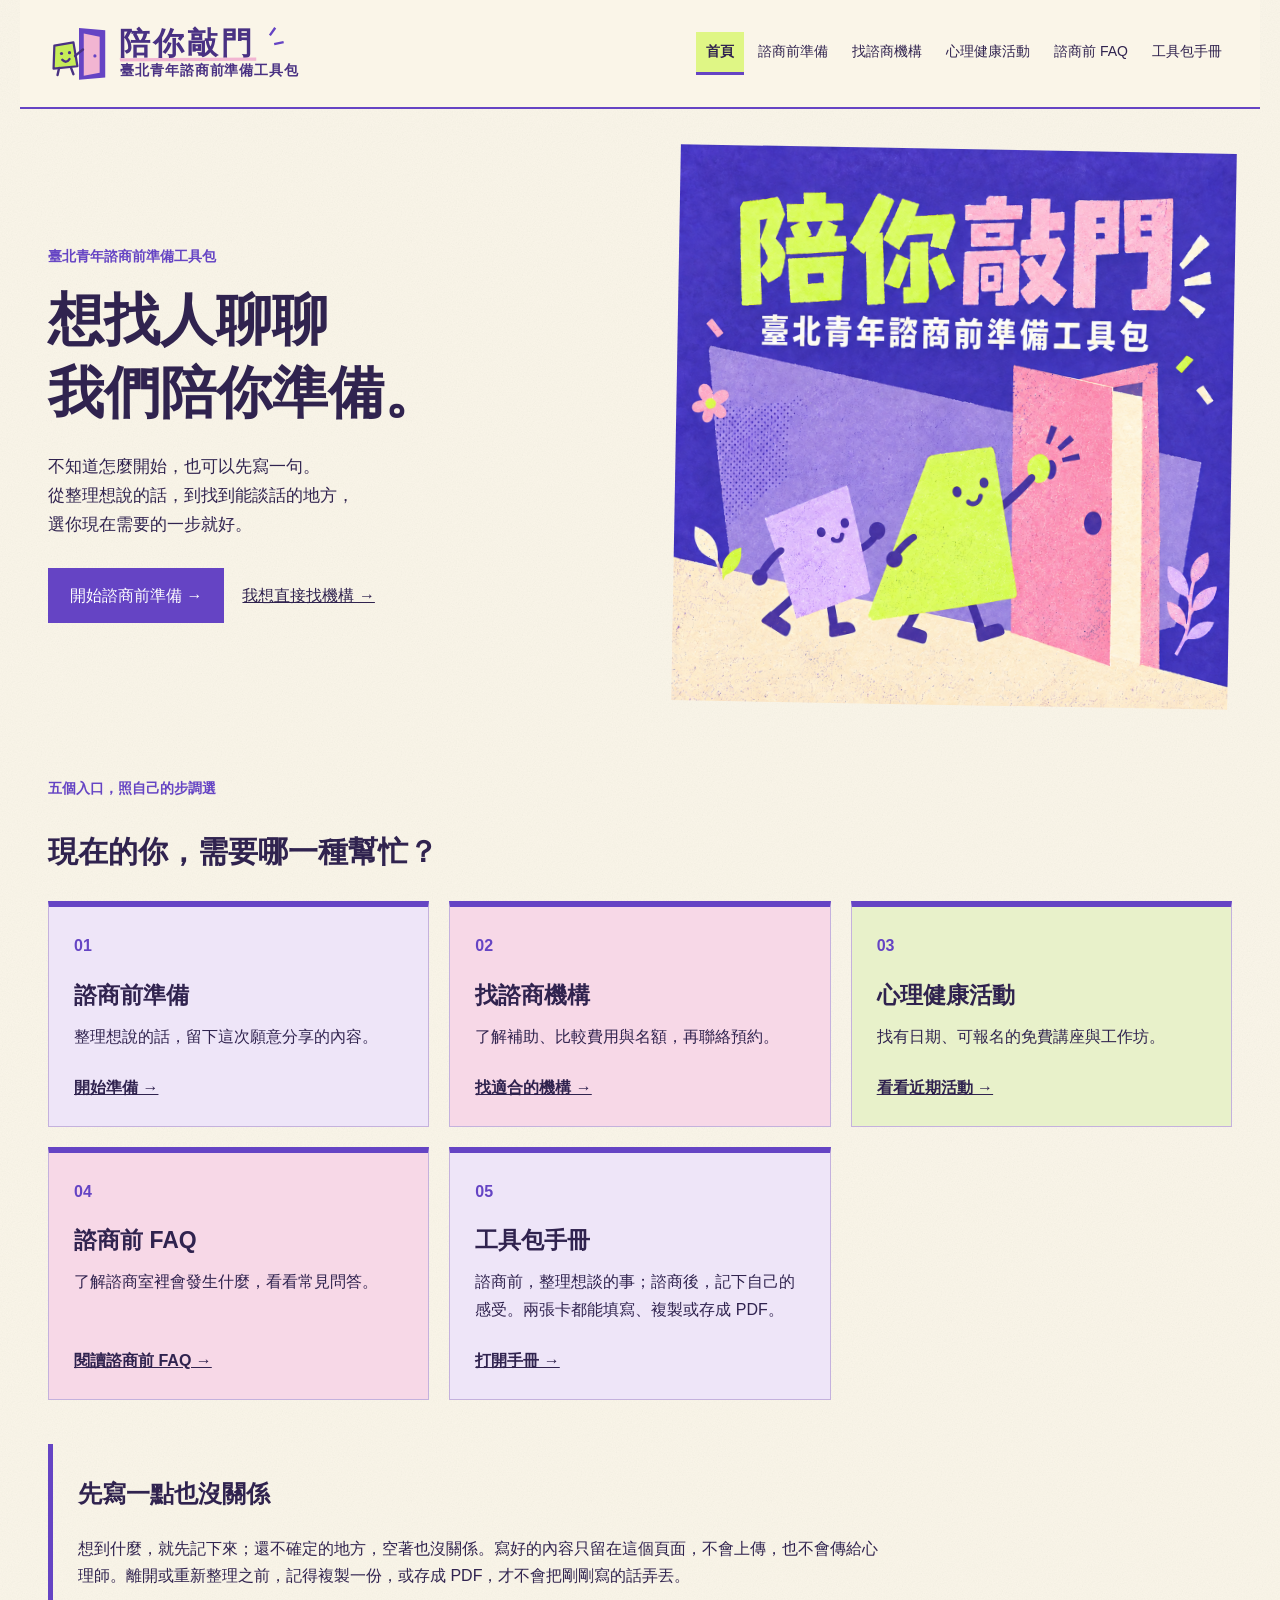
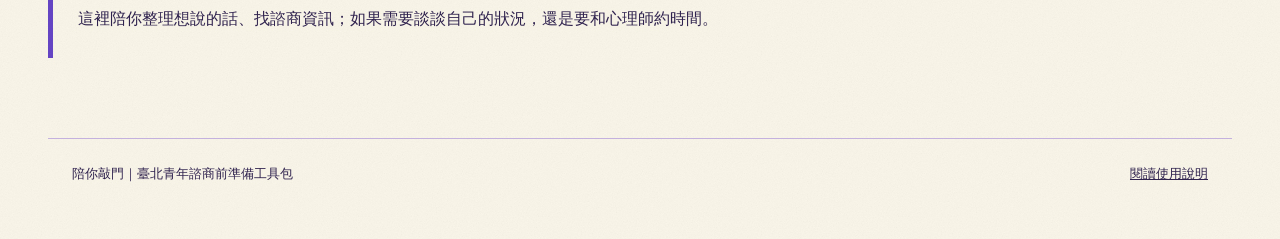
<file: index.html>
<!doctype html><html lang="zh-Hant"><head><meta charset="utf-8"><meta name="viewport" content="width=device-width,initial-scale=1"><title>陪你敲門｜臺北青年諮商前準備工具包</title><link rel="stylesheet" href="paper-theme.css"><link rel="stylesheet" href="site.css"><link rel="icon" type="image/svg+xml" href="assets/logo.svg?v=2"></head><body class="home"><header class="site-header"><a class="site-brand" href="index.html" aria-label="陪你敲門，回到首頁"><img class="brand-lockup" src="assets/brand-lockup.svg" alt="陪你敲門｜臺北青年諮商前準備工具包" width="390" height="84"></a><nav class="site-nav" aria-label="主要導覽"><a href="index.html" aria-current="page">首頁</a><a href="prepare.html">諮商前準備</a><a href="find-support.html">找諮商機構</a><a href="activities.html">心理健康活動</a><a href="resources.html">諮商前 FAQ</a><a href="manual.html">工具包手冊</a></nav></header><main class="home-main"><section class="home-hero"><div><p class="eyebrow">臺北青年諮商前準備工具包</p><h1>想找人聊聊<br>我們陪你準備。</h1><p>不知道怎麼開始，也可以先寫一句。<br>從整理想說的話，到找到能談話的地方，<br>選你現在需要的一步就好。</p><div class="home-actions"><a class="primary-link" href="prepare.html">開始諮商前準備 →</a><a href="find-support.html">我想直接找機構 →</a></div></div><img src="assets/brand-cover.png" alt="陪你敲門，幾何角色陪伴彼此走向一扇門" width="1254" height="1254"></section><section class="home-entries"><p class="eyebrow">五個入口，照自己的步調選</p><h2>現在的你，需要哪一種幫忙？</h2><div class="entry-grid"><a class="entry-card" href="prepare.html"><span class="entry-number">01</span><h2>諮商前準備</h2><p>整理想說的話，留下這次願意分享的內容。</p><span class="entry-link">開始準備 →</span></a><a class="entry-card" href="find-support.html"><span class="entry-number">02</span><h2>找諮商機構</h2><p>了解補助、比較費用與名額，再聯絡預約。</p><span class="entry-link">找適合的機構 →</span></a><a class="entry-card" href="activities.html"><span class="entry-number">03</span><h2>心理健康活動</h2><p>找有日期、可報名的免費講座與工作坊。</p><span class="entry-link">看看近期活動 →</span></a><a class="entry-card" href="resources.html"><span class="entry-number">04</span><h2>諮商前 FAQ</h2><p>了解諮商室裡會發生什麼，看看常見問答。</p><span class="entry-link">閱讀諮商前 FAQ →</span></a><a class="entry-card" href="manual.html"><span class="entry-number">05</span><h2>工具包手冊</h2><p>諮商前，整理想談的事；諮商後，記下自己的感受。兩張卡都能填寫、複製或存成 PDF。</p><span class="entry-link">打開手冊 →</span></a></div></section><section class="home-note"><h2>先寫一點也沒關係</h2><p>想到什麼，就先記下來；還不確定的地方，空著也沒關係。寫好的內容只留在這個頁面，不會上傳，也不會傳給心理師。離開或重新整理之前，記得複製一份，或存成 PDF，才不會把剛剛寫的話弄丟。</p><p>這裡陪你整理想說的話、找諮商資訊；如果需要談談自己的狀況，還是要和心理師約時間。</p></section></main><footer class="site-footer">陪你敲門｜臺北青年諮商前準備工具包 <a href="manual.html">閱讀使用說明</a></footer></body></html>
</file>
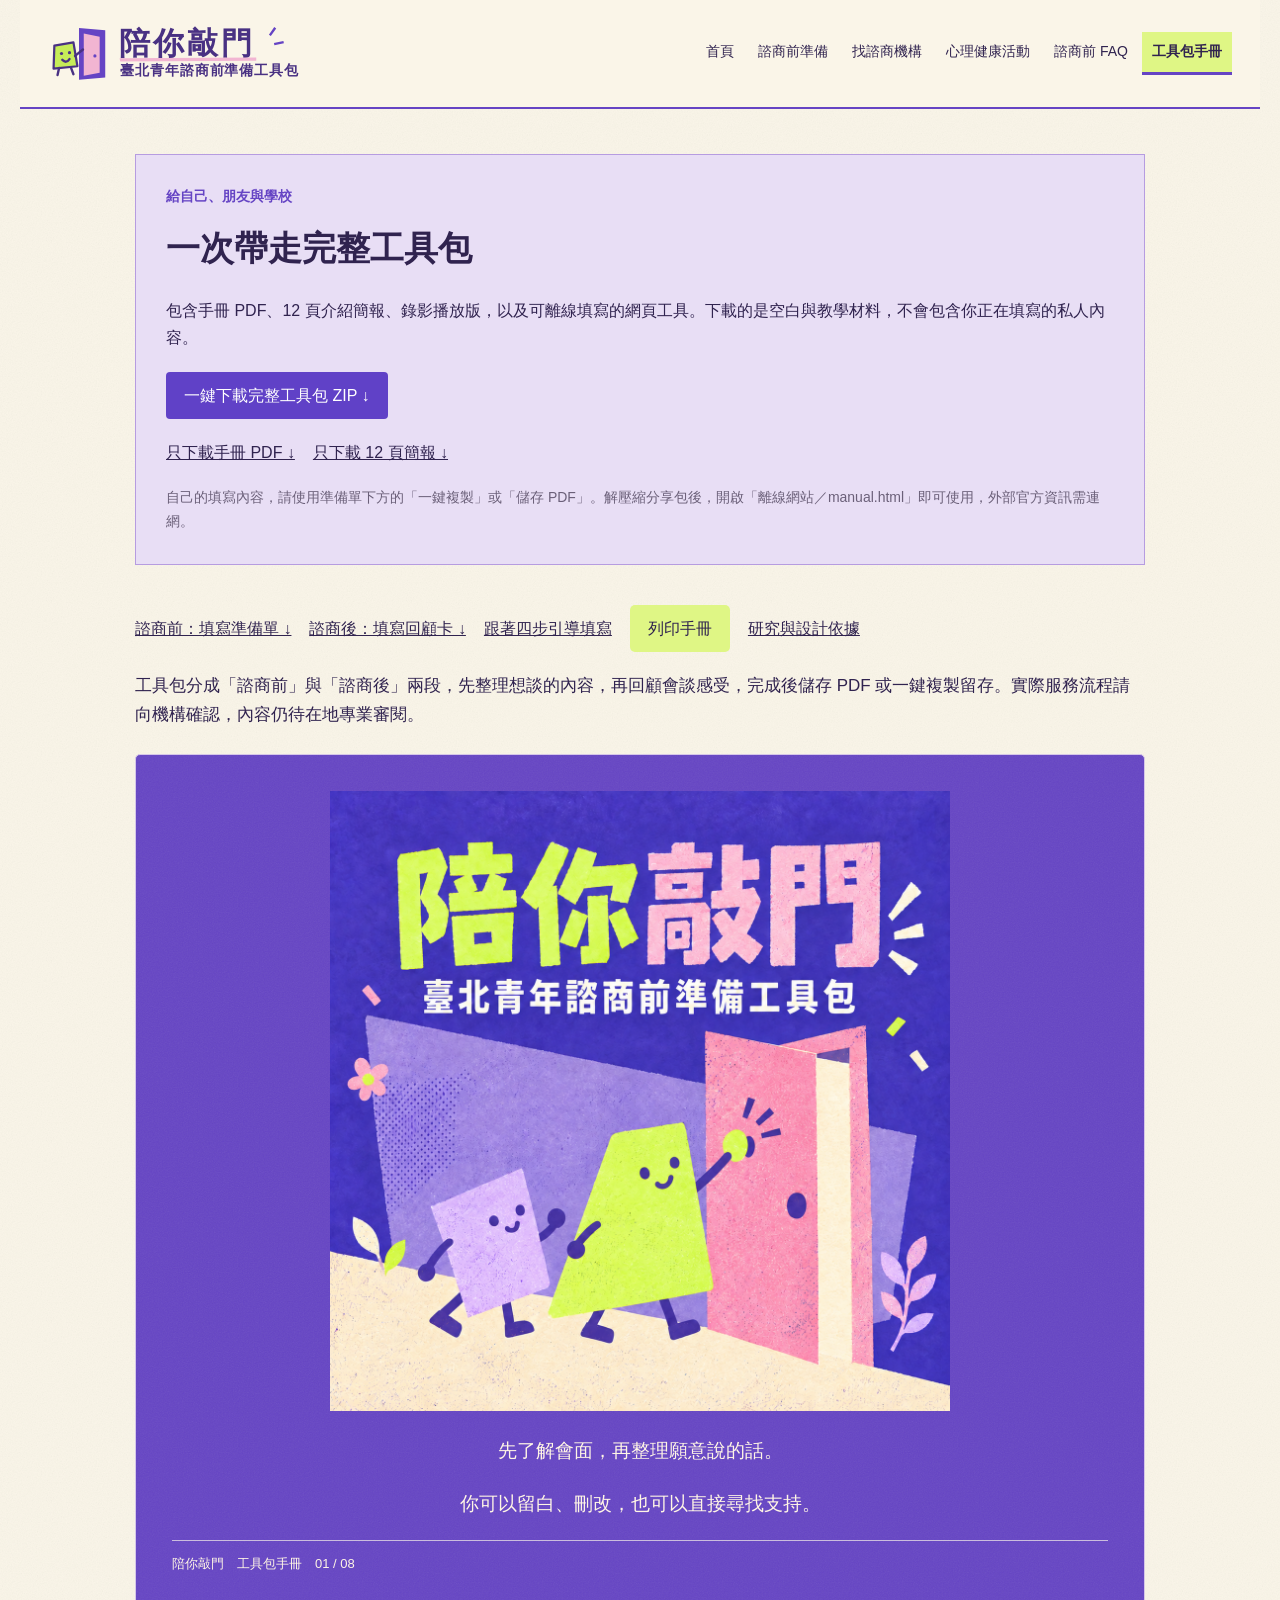
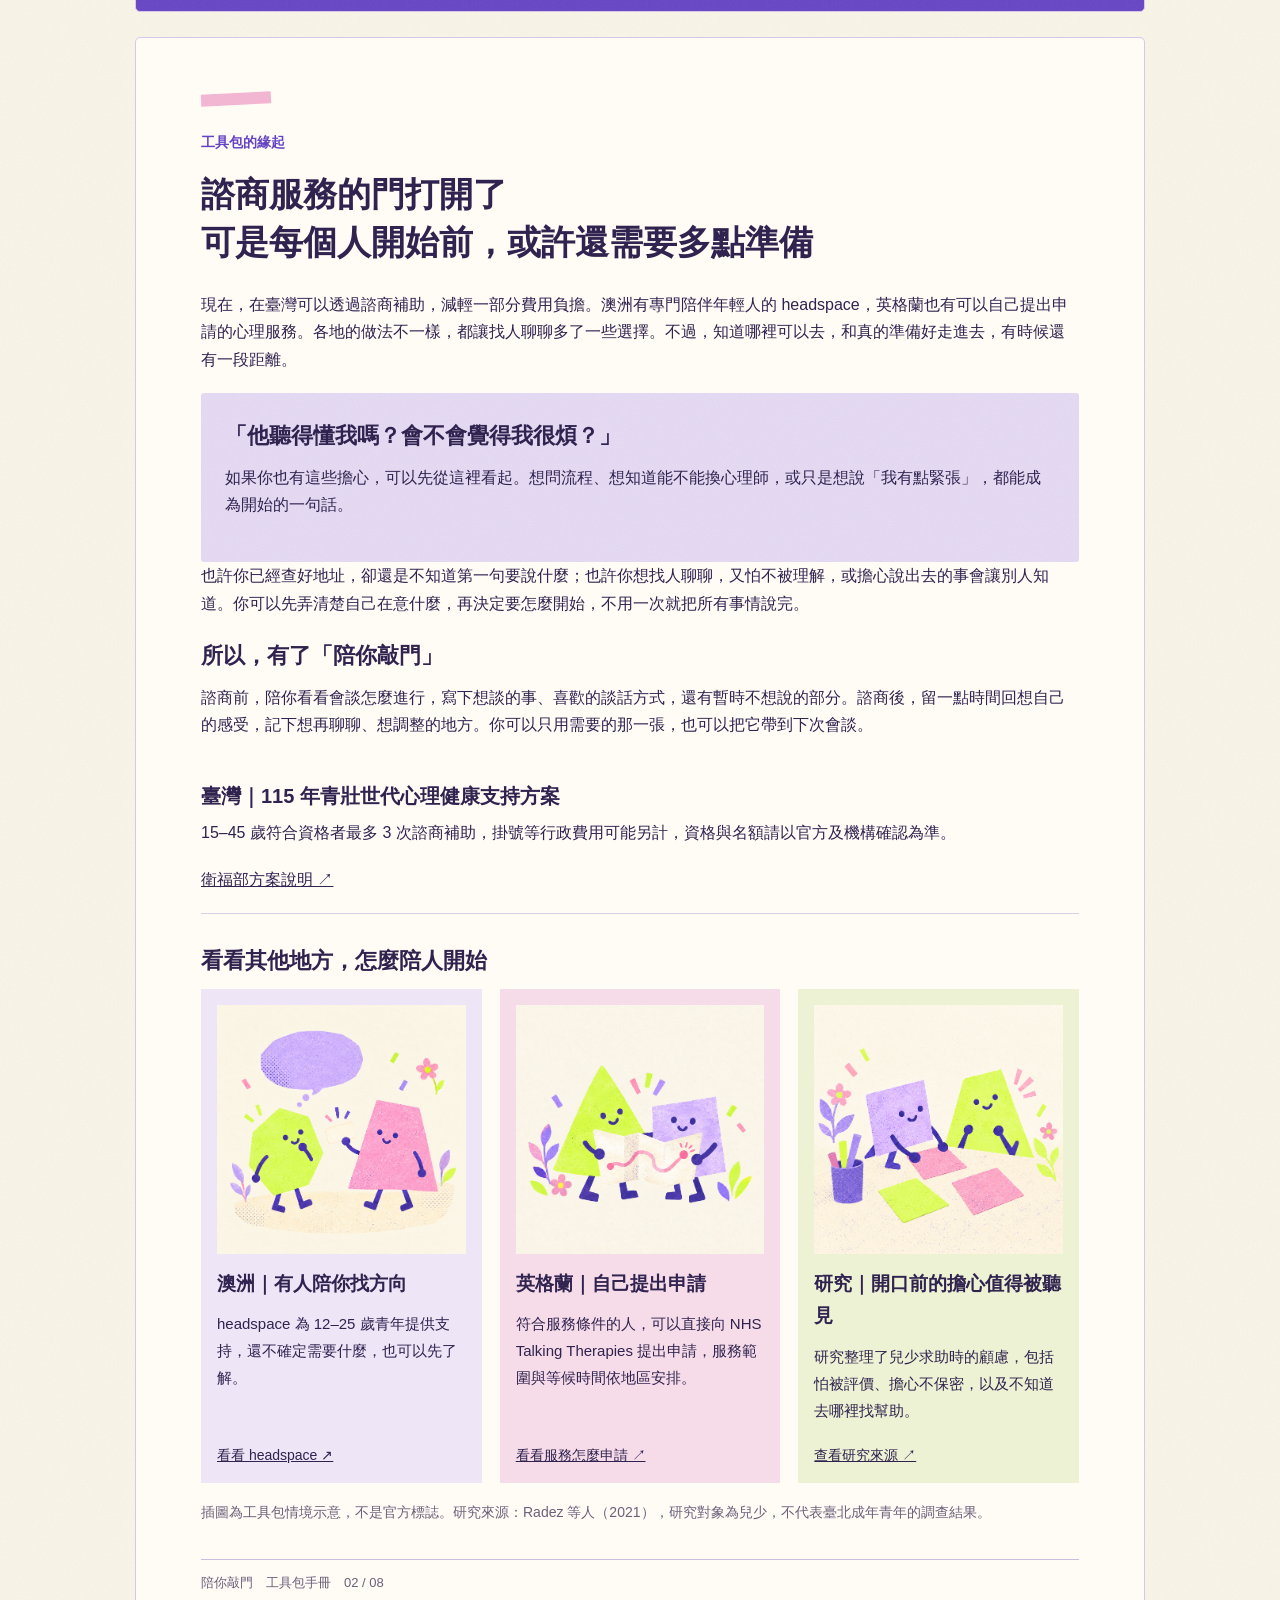
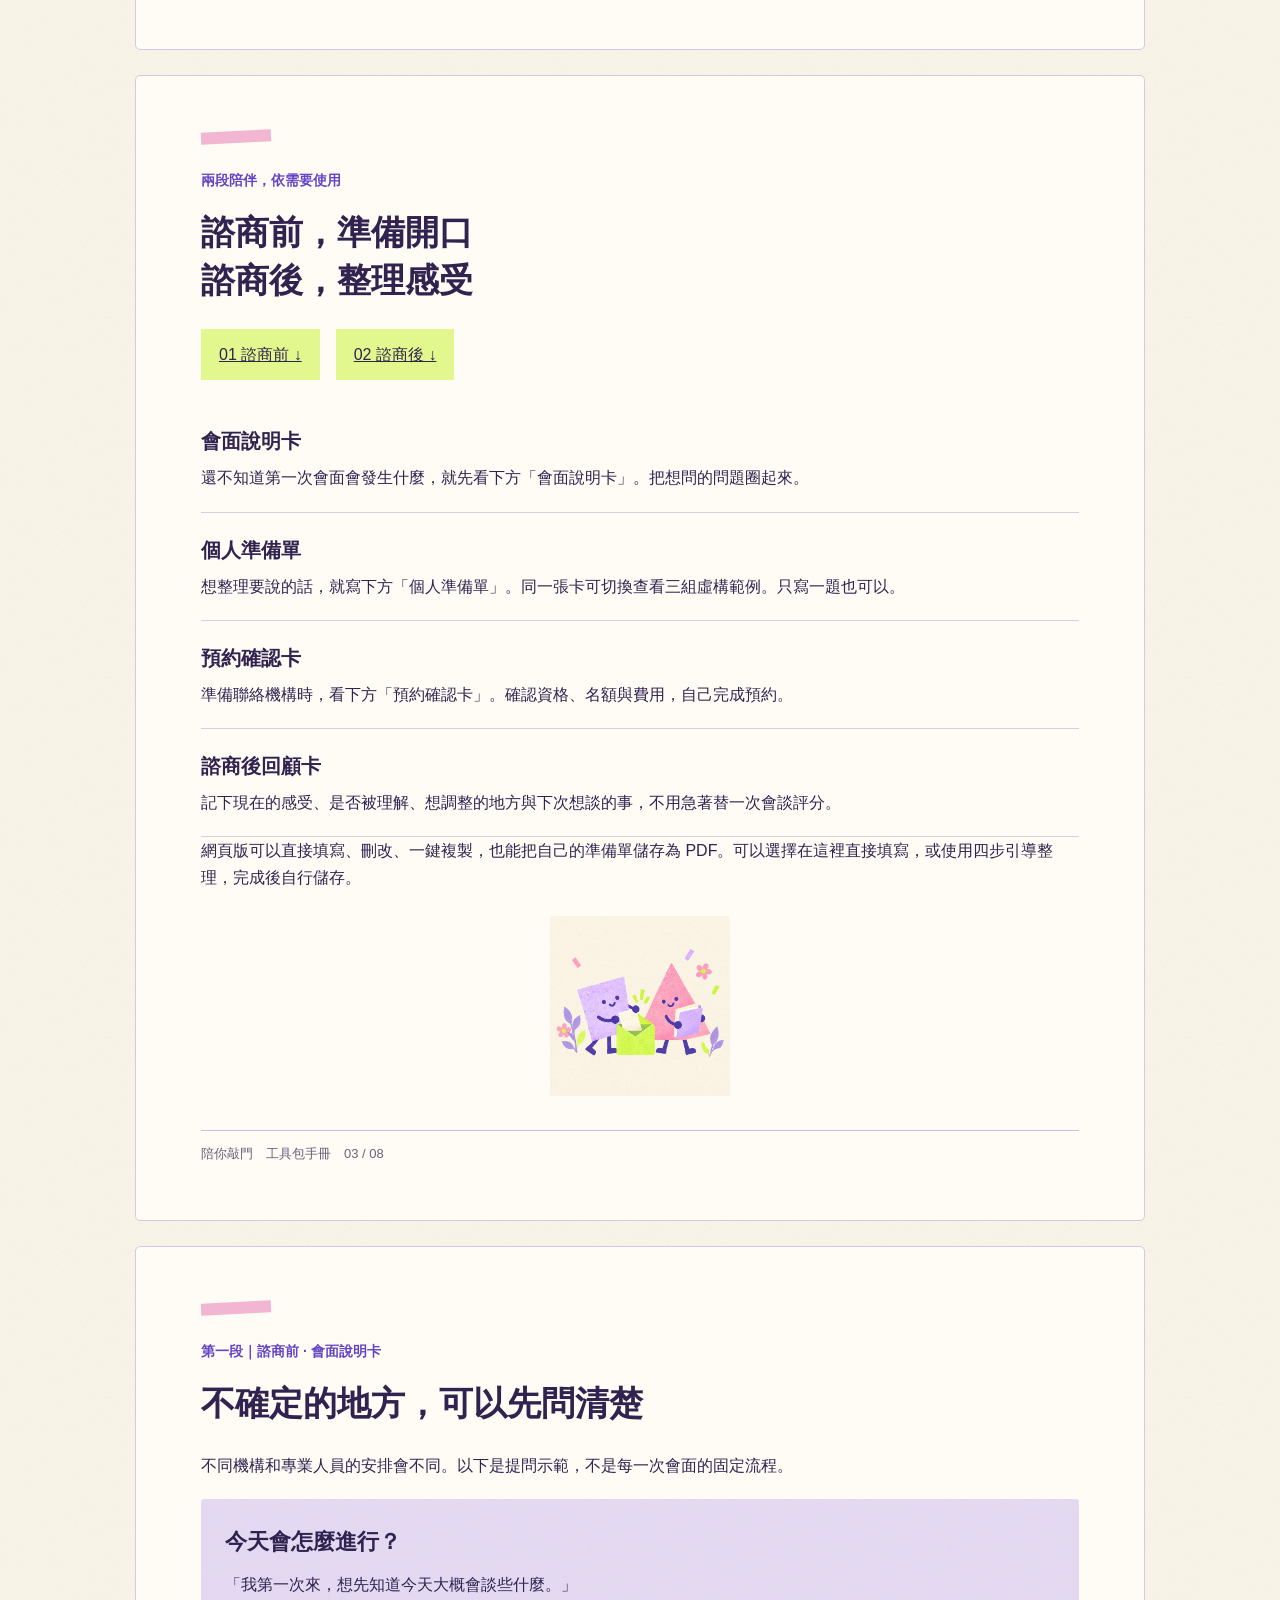
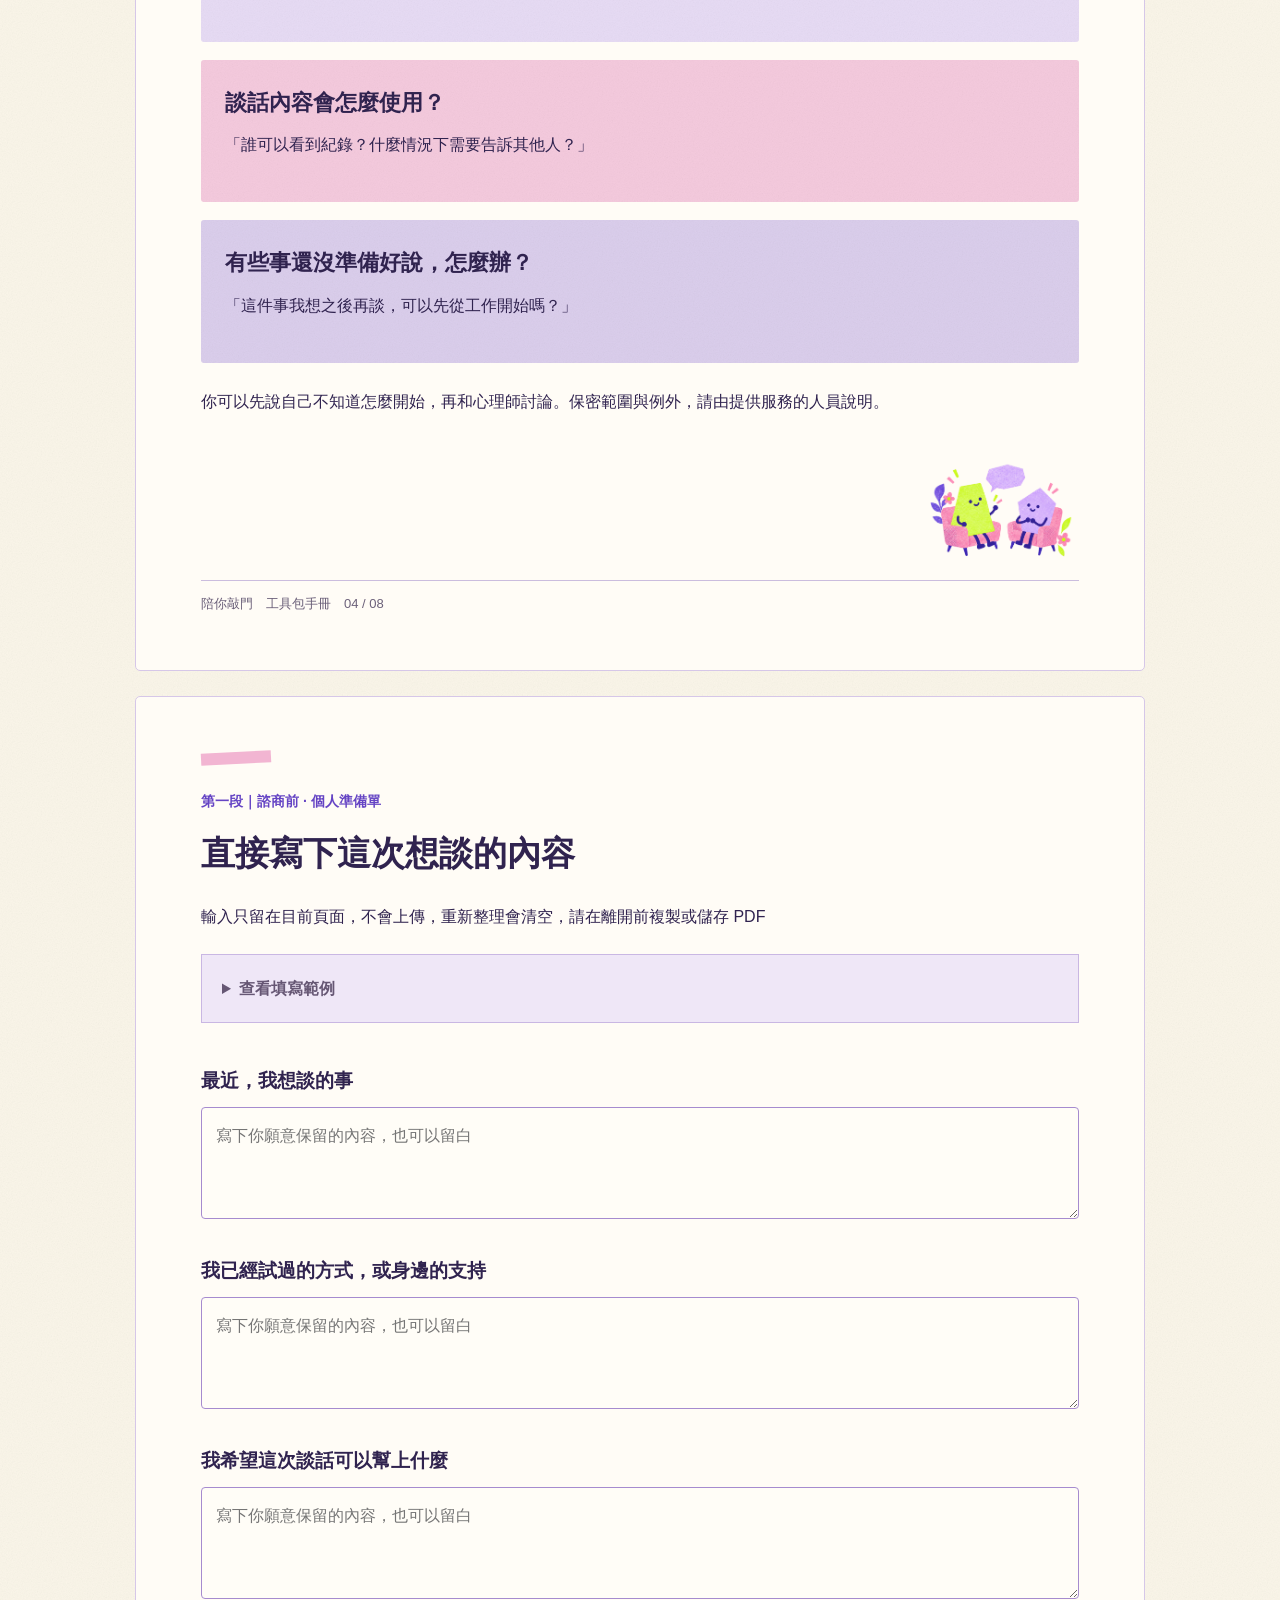
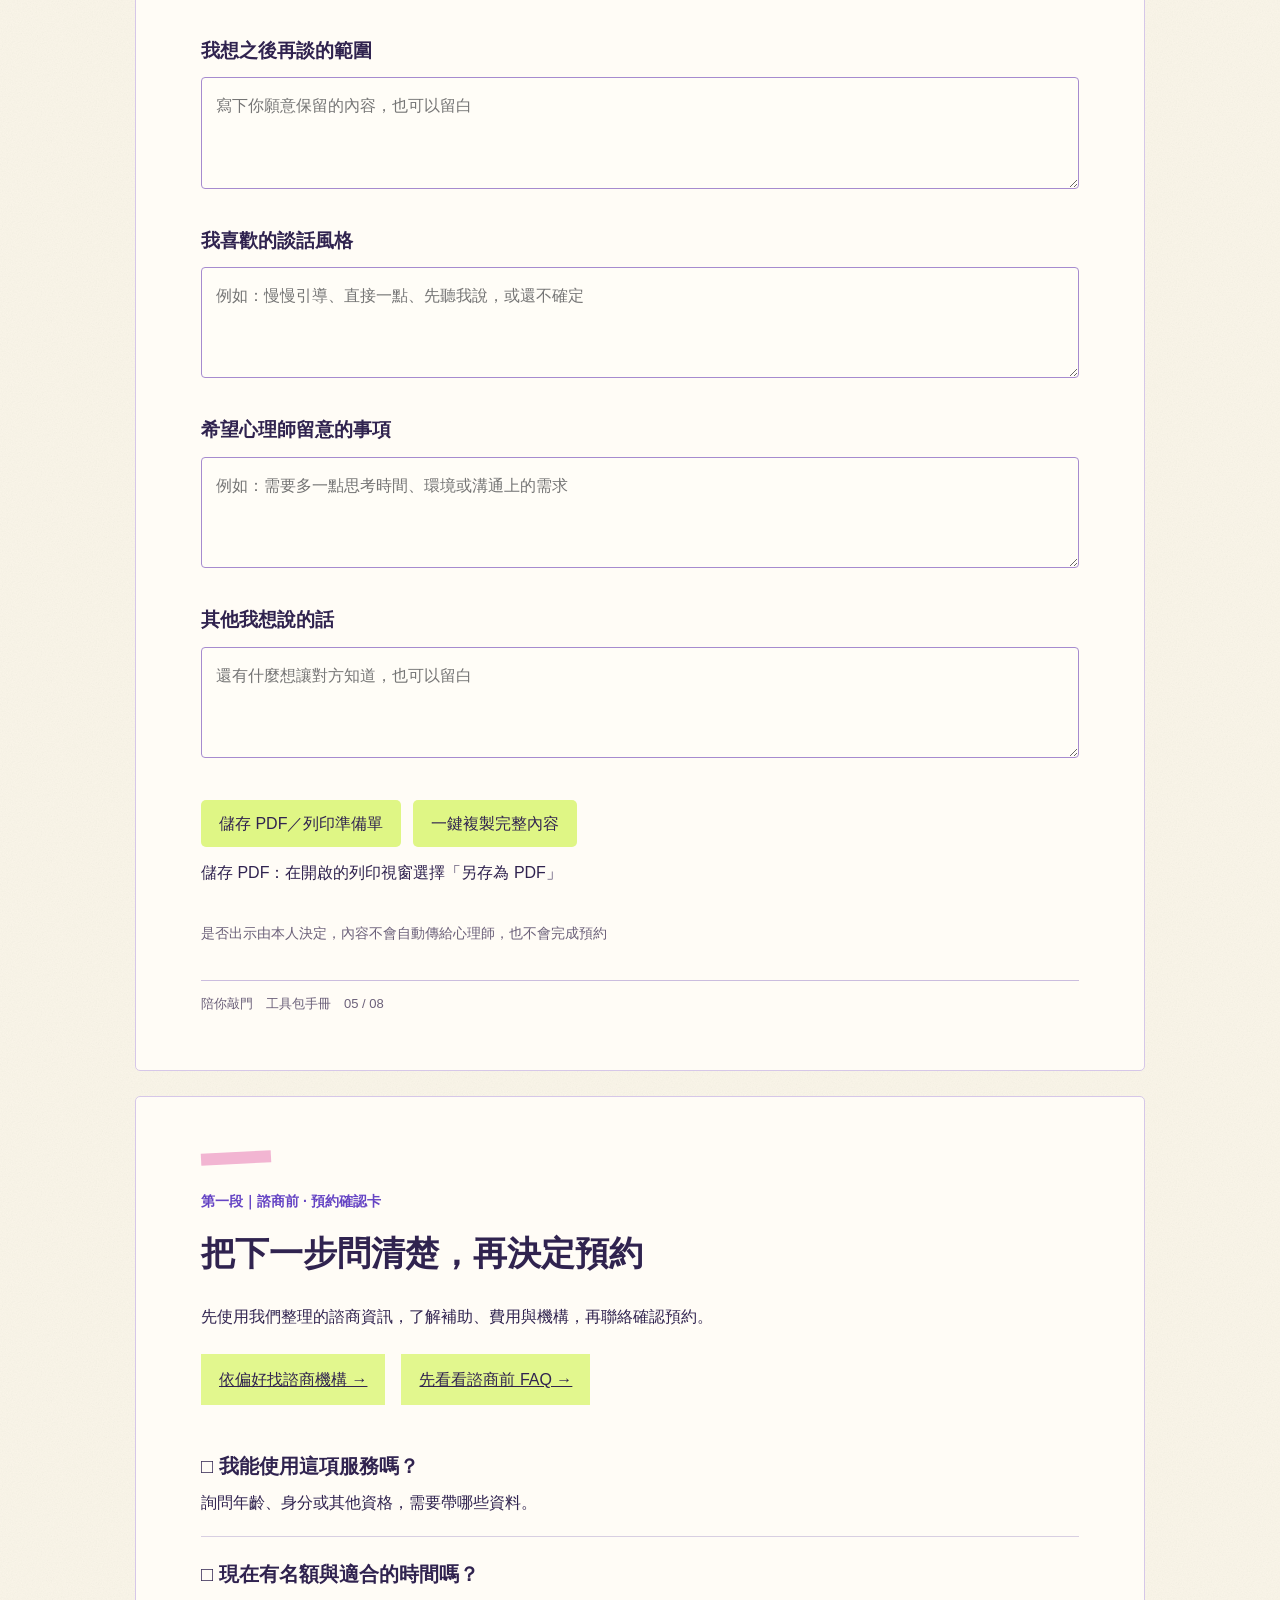
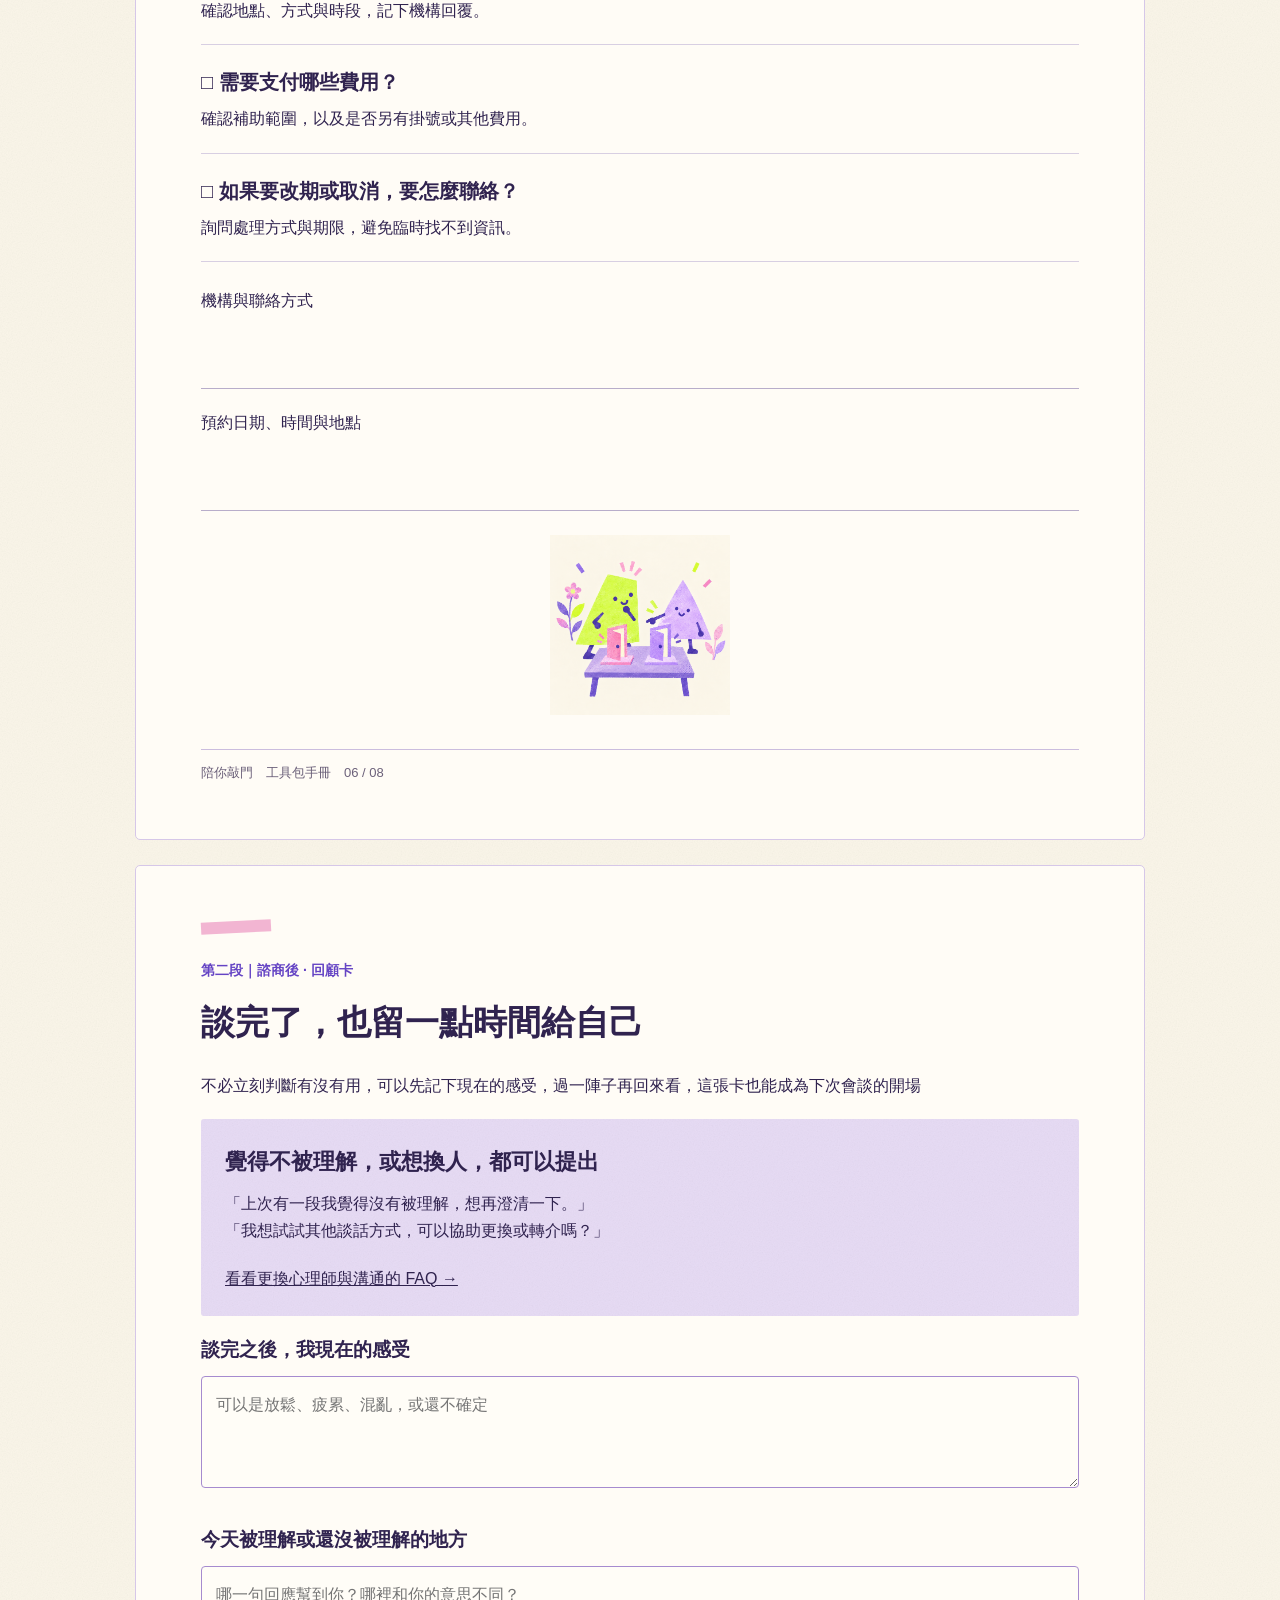
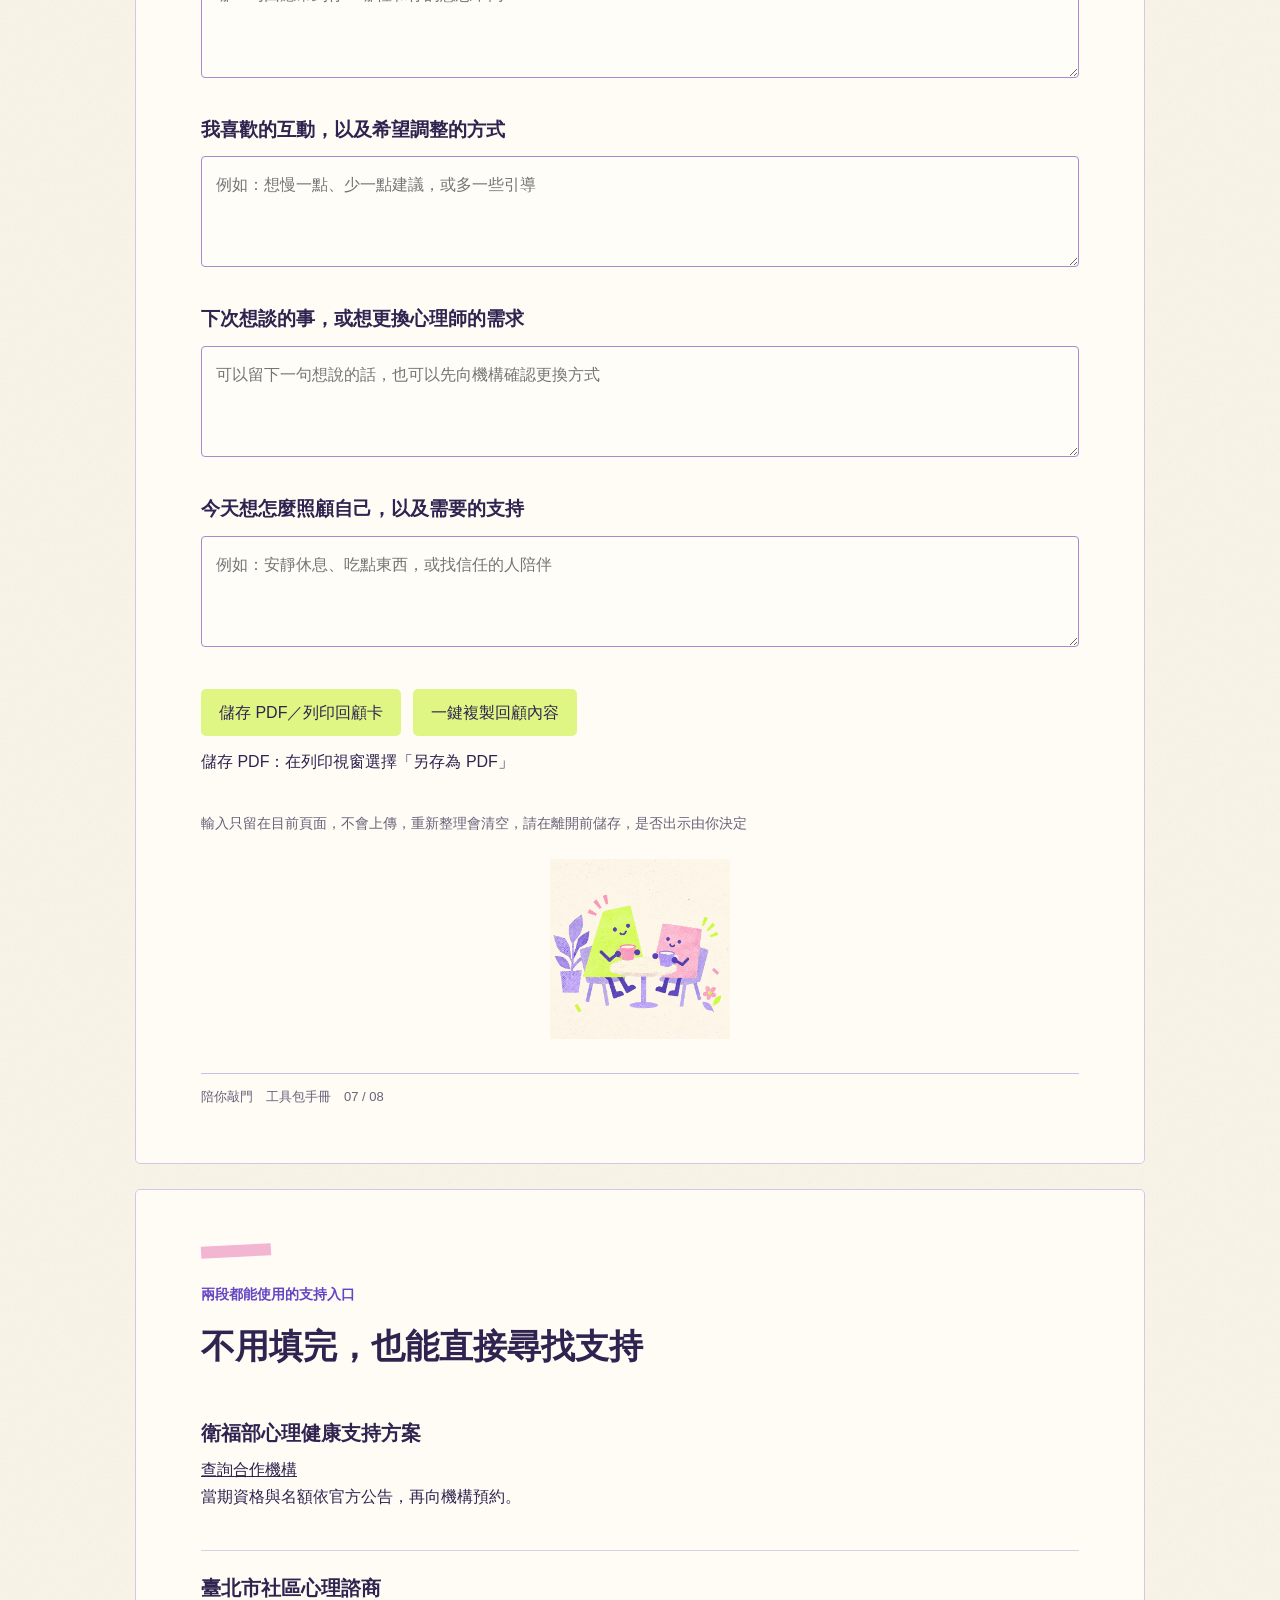
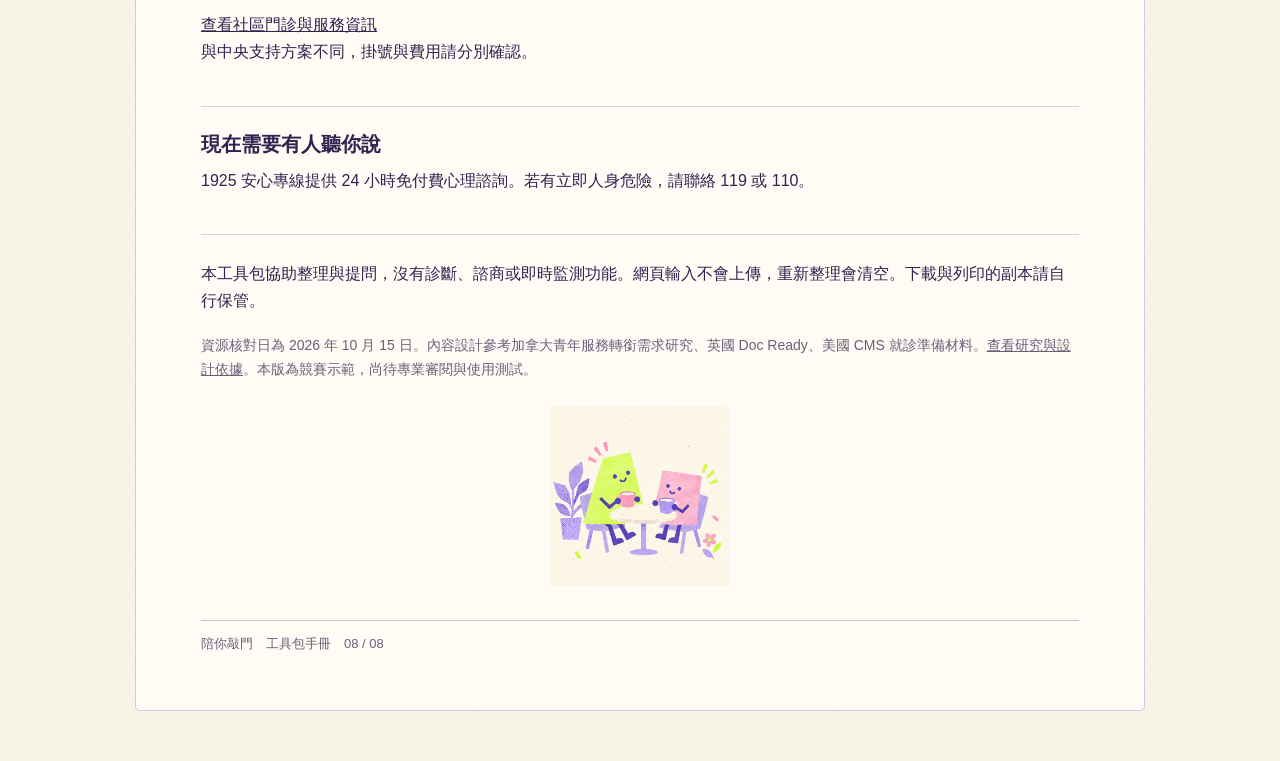
<file: manual.html>
<!doctype html><html lang="zh-Hant"><head><meta charset="utf-8"><meta name="viewport" content="width=device-width,initial-scale=1"><meta name="referrer" content="no-referrer"><link rel="stylesheet" href="book.css"><title>陪你敲門 · 工具包手冊</title><link rel="stylesheet" href="paper-theme.css"><link rel="stylesheet" href="site.css"><link rel="icon" type="image/svg+xml" href="assets/logo.svg?v=2"><link rel="stylesheet" href="manual-form.css?v=5"></head><body><header class="site-header"><a class="site-brand" href="index.html" aria-label="陪你敲門，回到首頁"><img class="brand-lockup" src="assets/brand-lockup.svg" alt="陪你敲門｜臺北青年諮商前準備工具包" width="390" height="84"></a><nav class="site-nav" aria-label="主要導覽"><a href="index.html">首頁</a><a href="prepare.html">諮商前準備</a><a href="find-support.html">找諮商機構</a><a href="activities.html">心理健康活動</a><a href="resources.html">諮商前 FAQ</a><a href="manual.html" aria-current="page">工具包手冊</a></nav></header><main><section class="toolkit-download noPrint" aria-labelledby="download-title"><p class="kicker">給自己、朋友與學校</p><h2 id="download-title">一次帶走完整工具包</h2><p>包含手冊 PDF、12 頁介紹簡報、錄影播放版，以及可離線填寫的網頁工具。下載的是空白與教學材料，不會包含你正在填寫的私人內容。</p><a class="button" href="https://github.com/caseychen772/knock-toolkit/releases/download/v1.0/knock-toolkit-full.zip">一鍵下載完整工具包 ZIP ↓</a><div class="download-options"><a href="downloads/陪你敲門_分享手冊.pdf" download>只下載手冊 PDF ↓</a><a href="downloads/陪你敲門_工具包介紹十二頁.pptx" download>只下載 12 頁簡報 ↓</a></div><p class="fine">自己的填寫內容，請使用準備單下方的「一鍵複製」或「儲存 PDF」。解壓縮分享包後，開啟「離線網站／manual.html」即可使用，外部官方資訊需連網。</p></section><div class="page-action"><a href="#personal-sheet">諮商前：填寫準備單 ↓</a><a href="#after-sheet">諮商後：填寫回顧卡 ↓</a><a href="prepare.html">跟著四步引導填寫</a><button onclick="window.print()">列印手冊</button><a href="maps.html">研究與設計依據</a></div><p class="lead">工具包分成「諮商前」與「諮商後」兩段，先整理想談的內容，再回顧會談感受，完成後儲存 PDF 或一鍵複製留存。實際服務流程請向機構確認，內容仍待在地專業審閱。</p><section class="page cover"><img src="assets/brand-cover.png" alt="陪你敲門｜臺北青年諮商前準備工具包"><p class="cover-note">先了解會面，再整理願意說的話。</p><p class="cover-note">你可以留白、刪改，也可以直接尋找支持。</p><img class="page-decoration" src="assets/scenes/01-慢慢敲門.png" alt="" aria-hidden="true"><div class="folio">陪你敲門　工具包手冊　01 / 08</div></section><section class="page" id="why-toolkit"><p class="kicker">工具包的緣起</p><h2>諮商服務的門打開了<br>可是每個人開始前，或許還需要多點準備</h2><p>現在，在臺灣可以透過諮商補助，減輕一部分費用負擔。澳洲有專門陪伴年輕人的 headspace，英格蘭也有可以自己提出申請的心理服務。各地的做法不一樣，都讓找人聊聊多了一些選擇。不過，知道哪裡可以去，和真的準備好走進去，有時候還有一段距離。</p><div class="panel"><h3>「他聽得懂我嗎？會不會覺得我很煩？」</h3><p>如果你也有這些擔心，可以先從這裡看起。想問流程、想知道能不能換心理師，或只是想說「我有點緊張」，都能成為開始的一句話。</p></div><p>也許你已經查好地址，卻還是不知道第一句要說什麼；也許你想找人聊聊，又怕不被理解，或擔心說出去的事會讓別人知道。你可以先弄清楚自己在意什麼，再決定要怎麼開始，不用一次就把所有事情說完。</p><h3>所以，有了「陪你敲門」</h3><p>諮商前，陪你看看會談怎麼進行，寫下想談的事、喜歡的談話方式，還有暫時不想說的部分。諮商後，留一點時間回想自己的感受，記下想再聊聊、想調整的地方。你可以只用需要的那一張，也可以把它帶到下次會談。</p><div class="row"><b>臺灣｜115 年青壯世代心理健康支持方案</b><p>15–45 歲符合資格者最多 3 次諮商補助，掛號等行政費用可能另計，資格與名額請以官方及機構確認為準。</p><a href="https://www.mohw.gov.tw/cp-2704-85046-1.html">衛福部方案說明 ↗</a></div><section class="source-scenes" aria-label="三個參考方向"><h3>看看其他地方，怎麼陪人開始</h3><div class="source-scene-grid"><article class="source-scene"><img src="assets/scenes/04-不知道怎麼開始.png" alt="" aria-hidden="true"><h3>澳洲｜有人陪你找方向</h3><p>headspace 為 12–25 歲青年提供支持，還不確定需要什麼，也可以先了解。</p><a href="https://www.health.gov.au/contacts/headspace" target="_blank" rel="noopener">看看 headspace ↗</a></article><article class="source-scene"><img src="assets/scenes/16-一起看路線.png" alt="" aria-hidden="true"><h3>英格蘭｜自己提出申請</h3><p>符合服務條件的人，可以直接向 NHS Talking Therapies 提出申請，服務範圍與等候時間依地區安排。</p><a href="https://www.nhs.uk/tests-and-treatments/counselling/" target="_blank" rel="noopener">看看服務怎麼申請 ↗</a></article><article class="source-scene"><img src="assets/scenes/03-整理想說的話.png" alt="" aria-hidden="true"><h3>研究｜開口前的擔心值得被聽見</h3><p>研究整理了兒少求助時的顧慮，包括怕被評價、擔心不保密，以及不知道去哪裡找幫助。</p><a href="https://pubmed.ncbi.nlm.nih.gov/31965309/" target="_blank" rel="noopener">查看研究來源 ↗</a></article></div><p class="fine">插圖為工具包情境示意，不是官方標誌。研究來源：Radez 等人（2021），研究對象為兒少，不代表臺北成年青年的調查結果。</p></section><div class="folio">陪你敲門　工具包手冊　02 / 08</div></section><section class="page "><p class="kicker">兩段陪伴，依需要使用</p><h2>諮商前，準備開口<br>諮商後，整理感受</h2><div class="manual-route"><a href="#before-cards">01 諮商前 ↓</a><a href="#after-sheet">02 諮商後 ↓</a></div><div class="row"><b>會面說明卡</b>還不知道第一次會面會發生什麼，就先看下方「會面說明卡」。把想問的問題圈起來。</div><div class="row"><b>個人準備單</b>想整理要說的話，就寫下方「個人準備單」。同一張卡可切換查看三組虛構範例。只寫一題也可以。</div><div class="row"><b>預約確認卡</b>準備聯絡機構時，看下方「預約確認卡」。確認資格、名額與費用，自己完成預約。</div><div class="row"><b>諮商後回顧卡</b>記下現在的感受、是否被理解、想調整的地方與下次想談的事，不用急著替一次會談評分。</div><p>網頁版可以直接填寫、刪改、一鍵複製，也能把自己的準備單儲存為 PDF。可以選擇在這裡直接填寫，或使用四步引導整理，完成後自行儲存。</p><img class="page-decoration" src="assets/scenes/19-把準備單帶走.png" alt="" aria-hidden="true"><div class="folio">陪你敲門　工具包手冊　03 / 08</div></section><section class="page " id="before-cards"><p class="kicker">第一段｜諮商前 · 會面說明卡</p><h2>不確定的地方，可以先問清楚</h2><p>不同機構和專業人員的安排會不同。以下是提問示範，不是每一次會面的固定流程。</p><div class="panel"><h3>今天會怎麼進行？</h3><p>「我第一次來，想先知道今天大概會談些什麼。」</p></div><div class="panel pink" style="margin-top:18px"><h3>談話內容會怎麼使用？</h3><p>「誰可以看到紀錄？什麼情況下需要告訴其他人？」</p></div><div class="panel blue" style="margin-top:18px"><h3>有些事還沒準備好說，怎麼辦？</h3><p>「這件事我想之後再談，可以先從工作開始嗎？」</p></div><p style="margin-top:25px">你可以先說自己不知道怎麼開始，再和心理師討論。保密範圍與例外，請由提供服務的人員說明。</p><img class="page-decoration" src="assets/scenes/18-先說一句就好-去背.png" alt="" aria-hidden="true"><div class="folio">陪你敲門　工具包手冊　04 / 08</div></section><section class="page" id="personal-sheet"><p class="kicker">第一段｜諮商前 · 個人準備單</p><h2>直接寫下這次想談的內容</h2><p>輸入只留在目前頁面，不會上傳，重新整理會清空，請在離開前複製或儲存 PDF</p><details class="manual-examples noPrint"><summary>查看填寫範例</summary><p>三位角色均為虛構，範例只供閱讀，切換不會更動你正在填寫的內容。</p><label for="manual-example-choice">選擇範例情境</label><select id="manual-example-choice"><option value="0">小安：工作壓力</option><option value="1">小晴：人際與界線</option><option value="2">阿宇：第一次不知道怎麼開始</option></select><div id="manual-example-preview" aria-live="polite"></div></details><div class="empty"><label for="manual-0">最近，我想談的事</label><textarea id="manual-0" rows="3" maxlength="2000" autocomplete="off" placeholder="寫下你願意保留的內容，也可以留白"></textarea><div class="manual-print-value" data-print="0"></div></div><div class="empty"><label for="manual-1">我已經試過的方式，或身邊的支持</label><textarea id="manual-1" rows="3" maxlength="2000" autocomplete="off" placeholder="寫下你願意保留的內容，也可以留白"></textarea><div class="manual-print-value" data-print="1"></div></div><div class="empty"><label for="manual-2">我希望這次談話可以幫上什麼</label><textarea id="manual-2" rows="3" maxlength="2000" autocomplete="off" placeholder="寫下你願意保留的內容，也可以留白"></textarea><div class="manual-print-value" data-print="2"></div></div><div class="empty"><label for="manual-3">我想之後再談的範圍</label><textarea id="manual-3" rows="3" maxlength="2000" autocomplete="off" placeholder="寫下你願意保留的內容，也可以留白"></textarea><div class="manual-print-value" data-print="3"></div></div><div class="empty"><label for="manual-4">我喜歡的談話風格</label><textarea id="manual-4" rows="3" maxlength="2000" autocomplete="off" placeholder="例如：慢慢引導、直接一點、先聽我說，或還不確定"></textarea><div class="manual-print-value" data-print="4"></div></div><div class="empty"><label for="manual-5">希望心理師留意的事項</label><textarea id="manual-5" rows="3" maxlength="2000" autocomplete="off" placeholder="例如：需要多一點思考時間、環境或溝通上的需求"></textarea><div class="manual-print-value" data-print="5"></div></div><div class="empty"><label for="manual-6">其他我想說的話</label><textarea id="manual-6" rows="3" maxlength="2000" autocomplete="off" placeholder="還有什麼想讓對方知道，也可以留白"></textarea><div class="manual-print-value" data-print="6"></div></div><div class="manual-actions noPrint"><button id="manual-pdf" type="button">儲存 PDF／列印準備單</button><button id="manual-copy" type="button">一鍵複製完整內容</button><p>儲存 PDF：在開啟的列印視窗選擇「另存為 PDF」</p><p id="manual-status" role="status" aria-live="polite"></p><textarea id="manual-copy-fallback" hidden readonly aria-label="可複製的準備單全文"></textarea></div><p class="fine">是否出示由本人決定，內容不會自動傳給心理師，也不會完成預約</p><div class="folio">陪你敲門　工具包手冊　05 / 08</div></section><section class="page "><p class="kicker">第一段｜諮商前 · 預約確認卡</p><h2>把下一步問清楚，再決定預約</h2><p>先使用我們整理的諮商資訊，了解補助、費用與機構，再聯絡確認預約。</p><div class="manual-route"><a href="find-support.html">依偏好找諮商機構 →</a><a href="resources.html">先看看諮商前 FAQ →</a></div><div class="row"><b>□ 我能使用這項服務嗎？</b>詢問年齡、身分或其他資格，需要帶哪些資料。</div><div class="row"><b>□ 現在有名額與適合的時間嗎？</b>確認地點、方式與時段，記下機構回覆。</div><div class="row"><b>□ 需要支付哪些費用？</b>確認補助範圍，以及是否另有掛號或其他費用。</div><div class="row"><b>□ 如果要改期或取消，要怎麼聯絡？</b>詢問處理方式與期限，避免臨時找不到資訊。</div><p style="margin-top:25px">機構與聯絡方式</p><div class="line"></div><p style="margin-top:20px">預約日期、時間與地點</p><div class="line"></div><img class="page-decoration" src="assets/scenes/10-選適合自己的地方.png" alt="" aria-hidden="true"><div class="folio">陪你敲門　工具包手冊　06 / 08</div></section><section class="page" id="after-sheet"><p class="kicker">第二段｜諮商後 · 回顧卡</p><h2>談完了，也留一點時間給自己</h2><p>不必立刻判斷有沒有用，可以先記下現在的感受，過一陣子再回來看，這張卡也能成為下次會談的開場</p><div class="panel"><h3>覺得不被理解，或想換人，都可以提出</h3><p>「上次有一段我覺得沒有被理解，想再澄清一下。」<br>「我想試試其他談話方式，可以協助更換或轉介嗎？」</p><a href="resources.html#faq-33">看看更換心理師與溝通的 FAQ →</a></div><div class="empty"><label for="after-0">談完之後，我現在的感受</label><textarea id="after-0" rows="3" maxlength="2000" autocomplete="off" placeholder="可以是放鬆、疲累、混亂，或還不確定"></textarea><div class="manual-print-value" data-print="after-0"></div></div><div class="empty"><label for="after-1">今天被理解或還沒被理解的地方</label><textarea id="after-1" rows="3" maxlength="2000" autocomplete="off" placeholder="哪一句回應幫到你？哪裡和你的意思不同？"></textarea><div class="manual-print-value" data-print="after-1"></div></div><div class="empty"><label for="after-2">我喜歡的互動，以及希望調整的方式</label><textarea id="after-2" rows="3" maxlength="2000" autocomplete="off" placeholder="例如：想慢一點、少一點建議，或多一些引導"></textarea><div class="manual-print-value" data-print="after-2"></div></div><div class="empty"><label for="after-3">下次想談的事，或想更換心理師的需求</label><textarea id="after-3" rows="3" maxlength="2000" autocomplete="off" placeholder="可以留下一句想說的話，也可以先向機構確認更換方式"></textarea><div class="manual-print-value" data-print="after-3"></div></div><div class="empty"><label for="after-4">今天想怎麼照顧自己，以及需要的支持</label><textarea id="after-4" rows="3" maxlength="2000" autocomplete="off" placeholder="例如：安靜休息、吃點東西，或找信任的人陪伴"></textarea><div class="manual-print-value" data-print="after-4"></div></div><div class="manual-actions noPrint"><button id="after-pdf" type="button">儲存 PDF／列印回顧卡</button><button id="after-copy" type="button">一鍵複製回顧內容</button><p>儲存 PDF：在列印視窗選擇「另存為 PDF」</p><p id="after-status" role="status" aria-live="polite"></p><textarea id="after-copy-fallback" hidden readonly aria-label="可複製的回顧卡全文"></textarea></div><p class="fine">輸入只留在目前頁面，不會上傳，重新整理會清空，請在離開前儲存，是否出示由你決定</p><img class="page-decoration" src="assets/scenes/20-談完照顧自己.png" alt="" aria-hidden="true"><div class="folio">陪你敲門　工具包手冊　07 / 08</div></section><section class="page "><p class="kicker">兩段都能使用的支持入口</p><h2>不用填完，也能直接尋找支持</h2><div class="row"><b>衛福部心理健康支持方案</b><a href="https://sps.mohw.gov.tw/mhs/" target="_blank" rel="noopener">查詢合作機構</a><p>當期資格與名額依官方公告，再向機構預約。</p></div><div class="row"><b>臺北市社區心理諮商</b><a href="https://mental-health.gov.taipei/" target="_blank" rel="noopener">查看社區門診與服務資訊</a><p>與中央支持方案不同，掛號與費用請分別確認。</p></div><div class="row"><b>現在需要有人聽你說</b><p>1925 安心專線提供 24 小時免付費心理諮詢。若有立即人身危險，請聯絡 119 或 110。</p></div><p style="margin-top:25px">本工具包協助整理與提問，沒有診斷、諮商或即時監測功能。網頁輸入不會上傳，重新整理會清空。下載與列印的副本請自行保管。</p><p class="fine">資源核對日為 2026 年 10 月 15 日。內容設計參考加拿大青年服務轉銜需求研究、英國 Doc Ready、美國 CMS 就診準備材料。<a href="maps.html#sources">查看研究與設計依據</a>。本版為競賽示範，尚待專業審閱與使用測試。</p><img class="page-decoration" src="assets/scenes/20-談完照顧自己.png" alt="" aria-hidden="true"><div class="folio">陪你敲門　工具包手冊　08 / 08</div></section></main><script src="manual-form.js?v=4"></script></body></html>
</file>
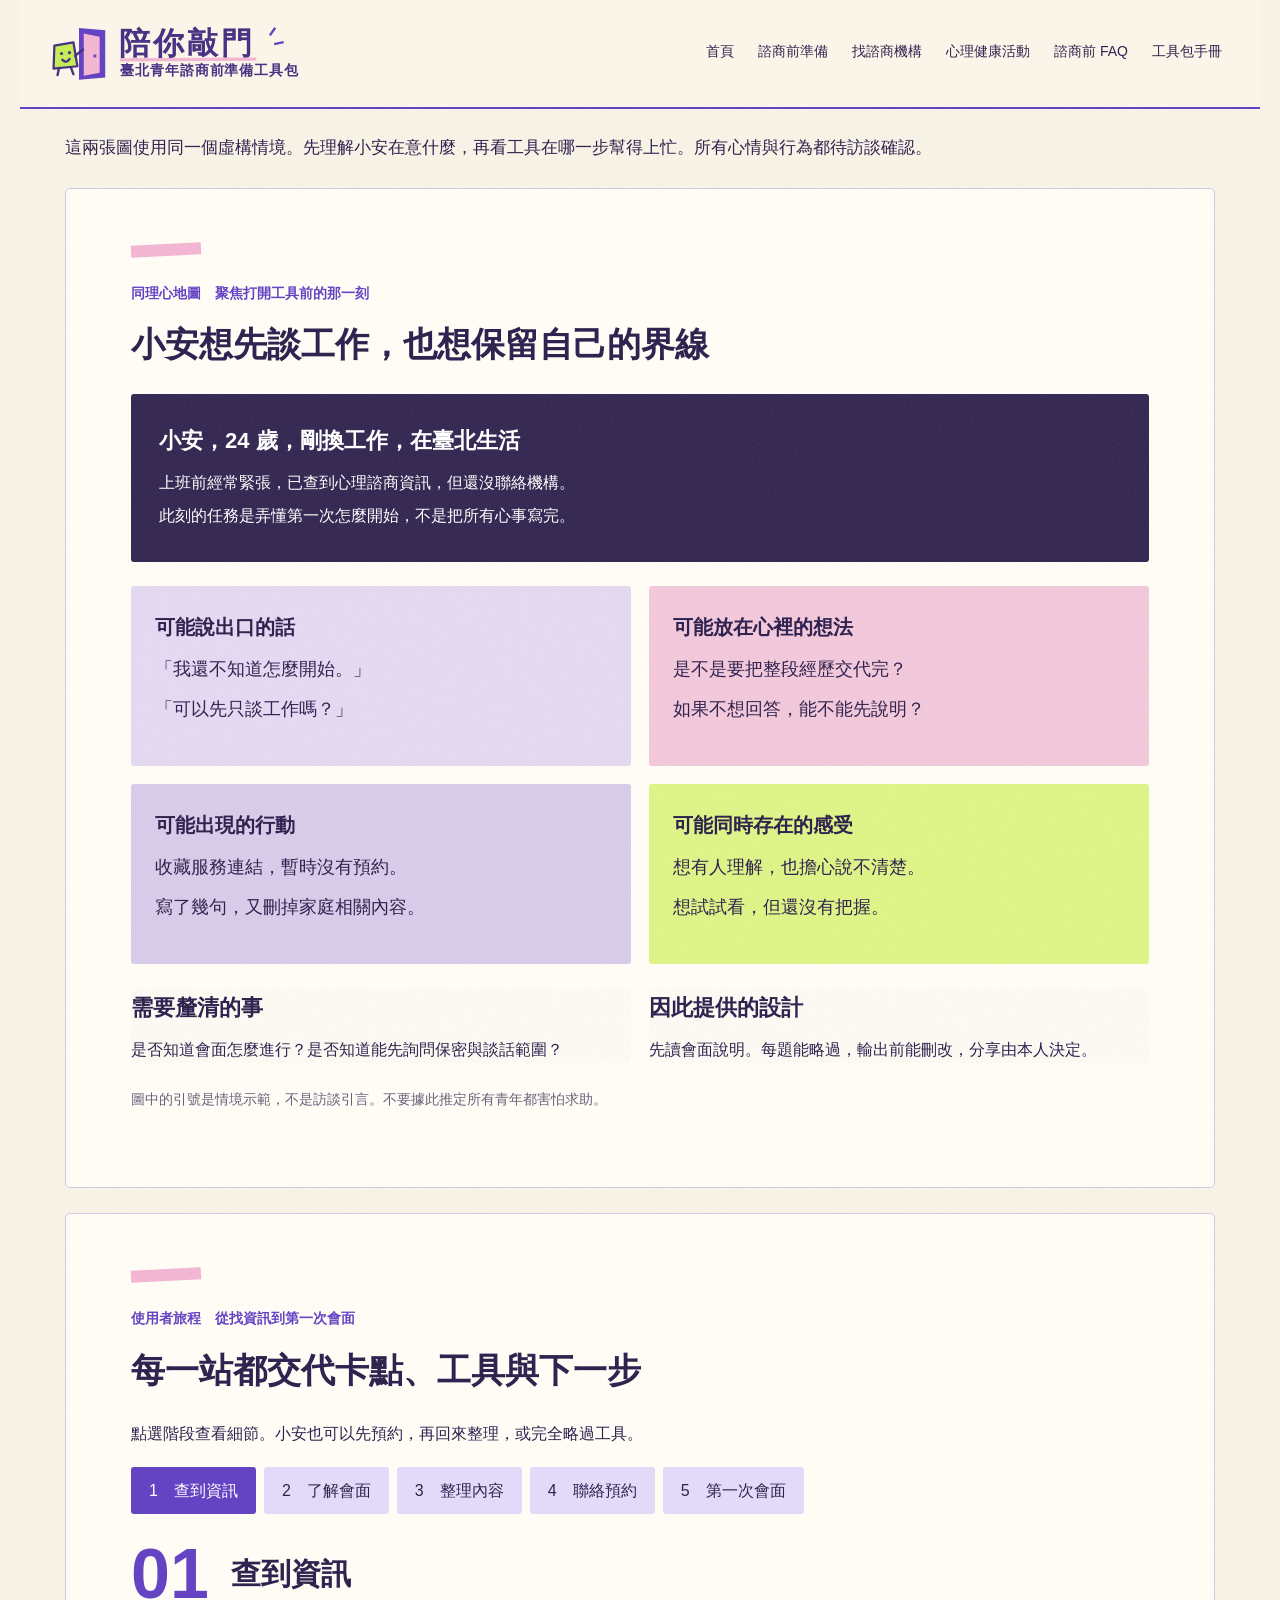
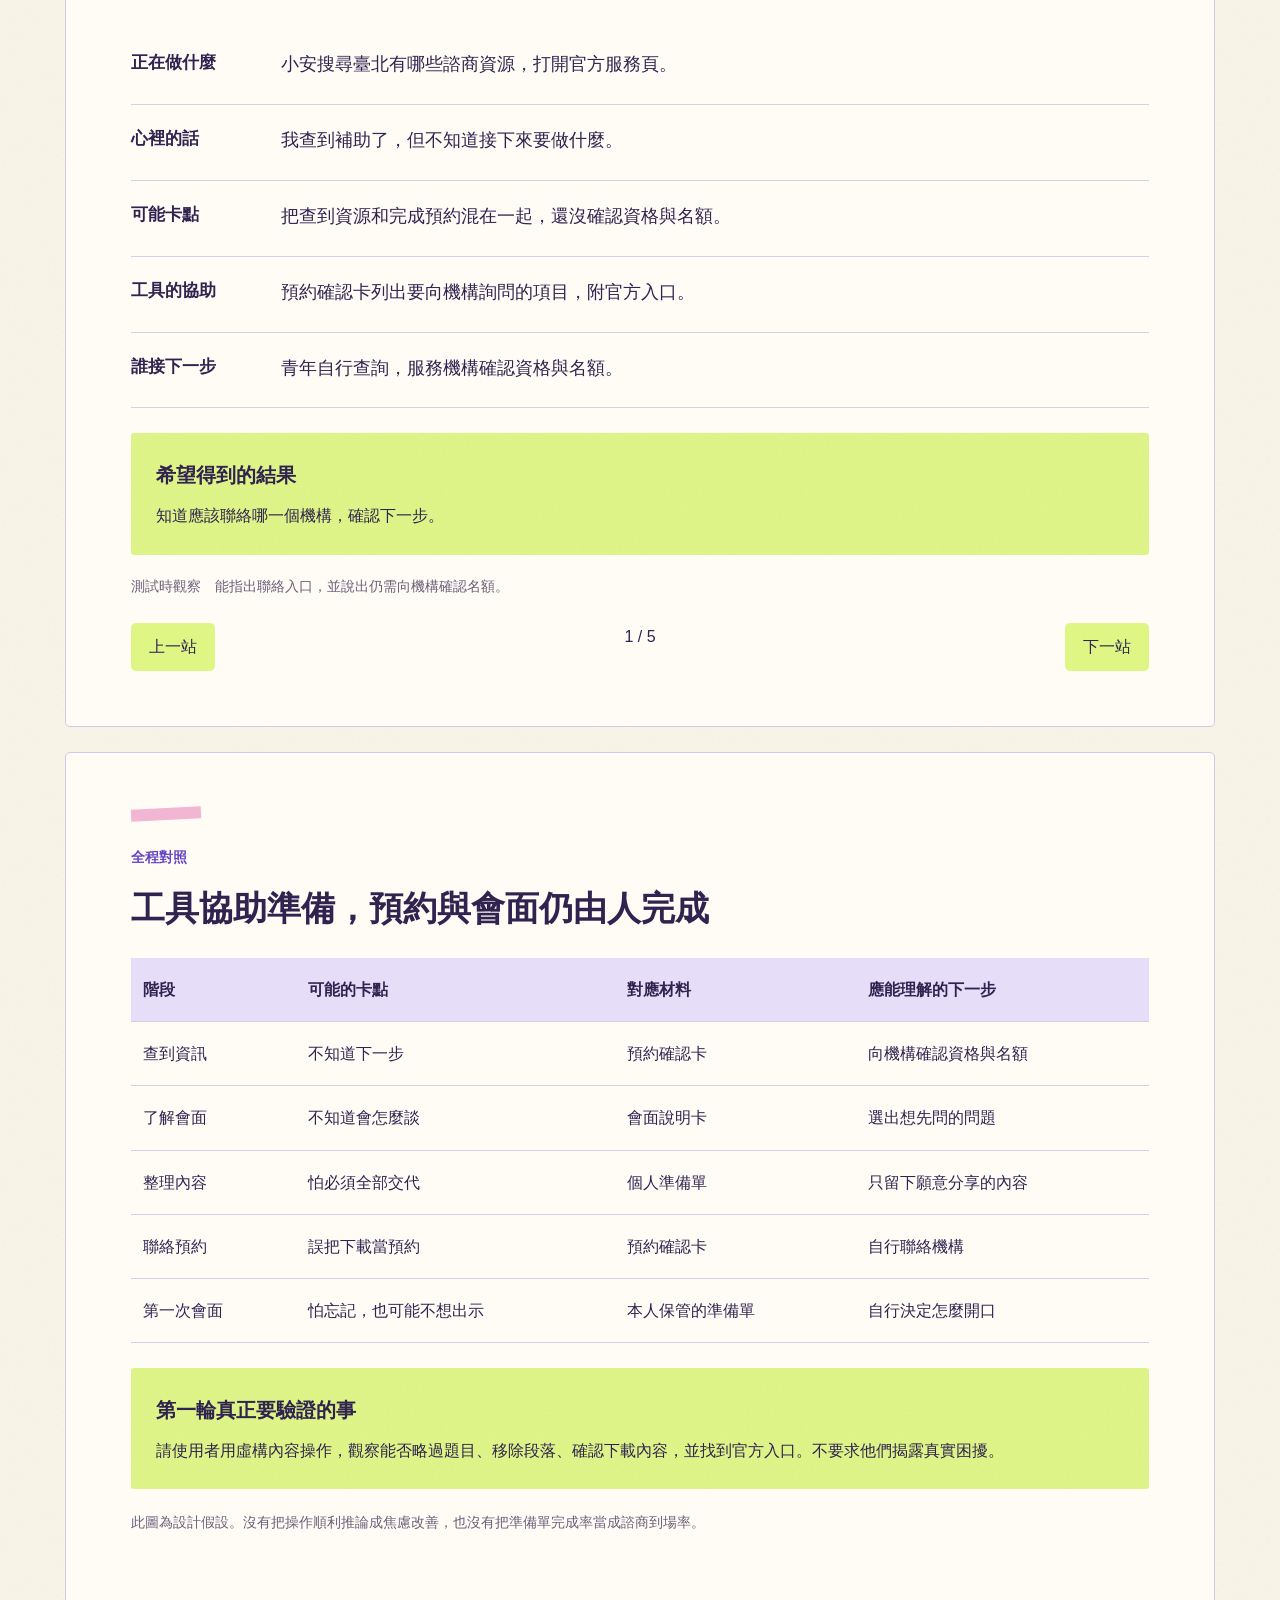
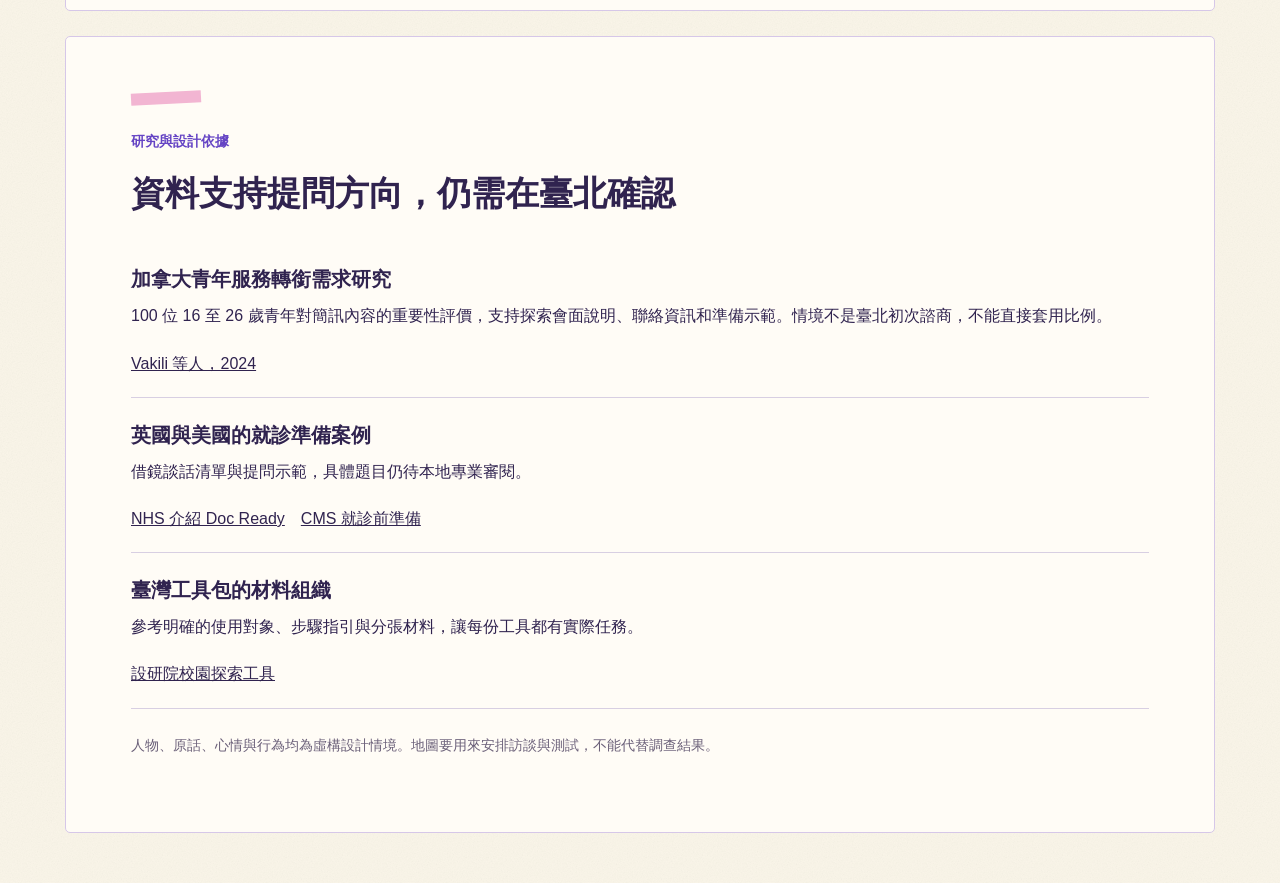
<file: maps.html>
<!doctype html><html lang="zh-Hant"><head><meta charset="utf-8"><meta name="viewport" content="width=device-width,initial-scale=1"><link rel="stylesheet" href="book.css"><title>小安的求助準備 · 同理心與旅程地圖</title><link rel="stylesheet" href="paper-theme.css"><link rel="stylesheet" href="site.css"><link rel="icon" type="image/svg+xml" href="assets/logo.svg?v=2"></head><body><header class="site-header"><a class="site-brand" href="index.html" aria-label="陪你敲門，回到首頁"><img class="brand-lockup" src="assets/brand-lockup.svg" alt="陪你敲門｜臺北青年諮商前準備工具包" width="390" height="84"></a><nav class="site-nav" aria-label="主要導覽"><a href="index.html">首頁</a><a href="prepare.html">諮商前準備</a><a href="find-support.html">找諮商機構</a><a href="activities.html">心理健康活動</a><a href="resources.html">諮商前 FAQ</a><a href="manual.html">工具包手冊</a></nav></header><main class="wide"><p class="lead">這兩張圖使用同一個虛構情境。先理解小安在意什麼，再看工具在哪一步幫得上忙。所有心情與行為都待訪談確認。</p><section class="page" id="empathy"><p class="kicker">同理心地圖　聚焦打開工具前的那一刻</p><h1>小安想先談工作，也想保留自己的界線</h1><div class="context"><h3>小安，24 歲，剛換工作，在臺北生活</h3><p>上班前經常緊張，已查到心理諮商資訊，但還沒聯絡機構。</p><p>此刻的任務是弄懂第一次怎麼開始，不是把所有心事寫完。</p></div><div class="mapGrid"><article class="panel"><h3>可能說出口的話</h3><p>「我還不知道怎麼開始。」</p><p>「可以先只談工作嗎？」</p></article><article class="panel pink"><h3>可能放在心裡的想法</h3><p>是不是要把整段經歷交代完？</p><p>如果不想回答，能不能先說明？</p></article><article class="panel blue"><h3>可能出現的行動</h3><p>收藏服務連結，暫時沒有預約。</p><p>寫了幾句，又刪掉家庭相關內容。</p></article><article class="panel lime"><h3>可能同時存在的感受</h3><p>想有人理解，也擔心說不清楚。</p><p>想試試看，但還沒有把握。</p></article></div><div class="mapping"><div><h3>需要釐清的事</h3><p>是否知道會面怎麼進行？是否知道能先詢問保密與談話範圍？</p></div><div><h3>因此提供的設計</h3><p>先讀會面說明。每題能略過，輸出前能刪改，分享由本人決定。</p></div></div><p class="fine" style="margin-top:25px">圖中的引號是情境示範，不是訪談引言。不要據此推定所有青年都害怕求助。</p></section><section class="page screenOnly" id="journey"><p class="kicker">使用者旅程　從找資訊到第一次會面</p><h2>每一站都交代卡點、工具與下一步</h2><p>點選階段查看細節。小安也可以先預約，再回來整理，或完全略過工具。</p><div class="stageTabs" role="tablist" aria-label="小安的求助階段"><button role="tab" aria-selected="true" aria-controls="stagePanel" id="tab0" data-stage="0">1　查到資訊</button><button role="tab" aria-selected="false" aria-controls="stagePanel" id="tab1" data-stage="1">2　了解會面</button><button role="tab" aria-selected="false" aria-controls="stagePanel" id="tab2" data-stage="2">3　整理內容</button><button role="tab" aria-selected="false" aria-controls="stagePanel" id="tab3" data-stage="3">4　聯絡預約</button><button role="tab" aria-selected="false" aria-controls="stagePanel" id="tab4" data-stage="4">5　第一次會面</button></div><div id="stagePanel" role="tabpanel" aria-labelledby="tab0" tabindex="0"></div><div class="pager"><button id="prev">上一站</button><span id="stageCount" aria-live="polite"></span><button id="next">下一站</button></div></section><section class="page onlyPrint"><p class="kicker">使用者旅程　第 1 站</p><h2>查到資訊</h2><div class="row"><b>小安正在做什麼</b>小安搜尋臺北有哪些諮商資源，打開官方服務頁。</div><div class="row"><b>可能想說的話</b>我查到補助了，但不知道接下來要做什麼。</div><div class="row"><b>可能卡住的地方</b>把查到資源和完成預約混在一起，還沒確認資格與名額。</div><div class="row"><b>工具怎麼幫忙</b>預約確認卡列出要向機構詢問的項目，附官方入口。</div><div class="row"><b>希望走到哪裡</b>知道應該聯絡哪一個機構，確認下一步。</div><div class="row"><b>如何確認設計有用</b>能指出聯絡入口，並說出仍需向機構確認名額。</div><div class="row"><b>誰負責下一步</b>青年自行查詢，服務機構確認資格與名額。</div></section><section class="page onlyPrint"><p class="kicker">使用者旅程　第 2 站</p><h2>了解會面</h2><div class="row"><b>小安正在做什麼</b>小安打開會面說明卡，先閱讀提問示範。</div><div class="row"><b>可能想說的話</b>第一次會問很多嗎？我可以先只談工作嗎？</div><div class="row"><b>可能卡住的地方</b>對會面流程與資訊使用方式沒有把握。</div><div class="row"><b>工具怎麼幫忙</b>會面說明卡示範如何詢問流程、保密界線與談話範圍。</div><div class="row"><b>希望走到哪裡</b>選出一個想先問的問題，或直接進入整理。</div><div class="row"><b>如何確認設計有用</b>能用自己的話說出想先問什麼，不把示範當成固定流程。</div><div class="row"><b>誰負責下一步</b>工具提供提問方向，心理師說明實際安排。</div></section><section class="page onlyPrint"><p class="kicker">使用者旅程　第 3 站</p><h2>整理內容</h2><div class="row"><b>小安正在做什麼</b>小安寫下工作壓力，刪掉目前不想分享的段落。</div><div class="row"><b>可能想說的話</b>我只想先談上班前的緊張，家庭的事先不要。</div><div class="row"><b>可能卡住的地方</b>擔心必須交代完整經歷，或不小心分享太多。</div><div class="row"><b>工具怎麼幫忙</b>個人準備單可略過題目、排除段落，輸出前再刪改。</div><div class="row"><b>希望走到哪裡</b>留下一句願意分享的話，內容仍由本人保管。</div><div class="row"><b>如何確認設計有用</b>能略過一題、排除一段，並確認排除的內容沒有出現在準備單。</div><div class="row"><b>誰負責下一步</b>青年決定內容，團隊不接收準備單全文。</div></section><section class="page onlyPrint"><p class="kicker">使用者旅程　第 4 站</p><h2>聯絡預約</h2><div class="row"><b>小安正在做什麼</b>小安向機構詢問資格、名額、時段與費用。</div><div class="row"><b>可能想說的話</b>下載好了，所以我還要自己打電話或線上預約。</div><div class="row"><b>可能卡住的地方</b>若誤以為下載等於預約，可能停在這一步。</div><div class="row"><b>工具怎麼幫忙</b>下載後明確提示尚未預約，提供確認卡與官方入口。</div><div class="row"><b>希望走到哪裡</b>得到機構回覆，選擇預約、等待或另找資源。</div><div class="row"><b>如何確認設計有用</b>知道下載未完成預約，也知道名額由機構確認。</div><div class="row"><b>誰負責下一步</b>青年與機構聯絡。工具不代為媒合或保留名額。</div></section><section class="page onlyPrint"><p class="kicker">使用者旅程　第 5 站</p><h2>第一次會面</h2><div class="row"><b>小安正在做什麼</b>小安決定念出那一句，或自行出示準備單。</div><div class="row"><b>可能想說的話</b>我寫了一點點，可以先從這裡開始嗎？</div><div class="row"><b>可能卡住的地方</b>可能忘記重點，也可能到了現場不想出示。</div><div class="row"><b>工具怎麼幫忙</b>準備單是可選的開場輔助，可以修改、收起或不帶。</div><div class="row"><b>希望走到哪裡</b>由青年與心理師共同決定談話如何開始。</div><div class="row"><b>如何確認設計有用</b>第一輪只用情境詢問，不把實際到場或療效當成已驗證成果。</div><div class="row"><b>誰負責下一步</b>青年與心理師負責會面，工具不參與談話。</div></section><section class="page"><p class="kicker">全程對照</p><h2>工具協助準備，預約與會面仍由人完成</h2><div class="tableWrap"><table><thead><tr><th>階段</th><th>可能的卡點</th><th>對應材料</th><th>應能理解的下一步</th></tr></thead><tbody><tr><td>查到資訊</td><td>不知道下一步</td><td>預約確認卡</td><td>向機構確認資格與名額</td></tr><tr><td>了解會面</td><td>不知道會怎麼談</td><td>會面說明卡</td><td>選出想先問的問題</td></tr><tr><td>整理內容</td><td>怕必須全部交代</td><td>個人準備單</td><td>只留下願意分享的內容</td></tr><tr><td>聯絡預約</td><td>誤把下載當預約</td><td>預約確認卡</td><td>自行聯絡機構</td></tr><tr><td>第一次會面</td><td>怕忘記，也可能不想出示</td><td>本人保管的準備單</td><td>自行決定怎麼開口</td></tr></tbody></table></div><div class="output"><h3>第一輪真正要驗證的事</h3><p>請使用者用虛構內容操作，觀察能否略過題目、移除段落、確認下載內容，並找到官方入口。不要求他們揭露真實困擾。</p></div><p class="fine" style="margin-top:22px">此圖為設計假設。沒有把操作順利推論成焦慮改善，也沒有把準備單完成率當成諮商到場率。</p></section><section class="page" id="sources"><p class="kicker">研究與設計依據</p><h2>資料支持提問方向，仍需在臺北確認</h2><div class="row"><b>加拿大青年服務轉銜需求研究</b><p>100 位 16 至 26 歲青年對簡訊內容的重要性評價，支持探索會面說明、聯絡資訊和準備示範。情境不是臺北初次諮商，不能直接套用比例。</p><a href="https://formative.jmir.org/2024/1/e51690/">Vakili 等人，2024</a></div><div class="row"><b>英國與美國的就診準備案例</b><p>借鏡談話清單與提問示範，具體題目仍待本地專業審閱。</p><a href="https://oxfordhealth.nhs.uk/camhs/carers/resources/">NHS 介紹 Doc Ready</a>　<a href="https://www.cms.gov/training-education/partner-outreach-resources/american-indian/alaska-native/behavioral-health/prepare-behavioral-health-appointment">CMS 就診前準備</a></div><div class="row"><b>臺灣工具包的材料組織</b><p>參考明確的使用對象、步驟指引與分張材料，讓每份工具都有實際任務。</p><a href="https://campusfield.design.org.tw/zh-TW/impact/37">設研院校園探索工具</a></div><p class="fine" style="margin-top:25px">人物、原話、心情與行為均為虛構設計情境。地圖要用來安排訪談與測試，不能代替調查結果。</p></section></main><script>const stages=[{"name": "查到資訊", "action": "小安搜尋臺北有哪些諮商資源，打開官方服務頁。", "voice": "我查到補助了，但不知道接下來要做什麼。", "block": "把查到資源和完成預約混在一起，還沒確認資格與名額。", "tool": "預約確認卡列出要向機構詢問的項目，附官方入口。", "output": "知道應該聯絡哪一個機構，確認下一步。", "test": "能指出聯絡入口，並說出仍需向機構確認名額。", "owner": "青年自行查詢，服務機構確認資格與名額。"}, {"name": "了解會面", "action": "小安打開會面說明卡，先閱讀提問示範。", "voice": "第一次會問很多嗎？我可以先只談工作嗎？", "block": "對會面流程與資訊使用方式沒有把握。", "tool": "會面說明卡示範如何詢問流程、保密界線與談話範圍。", "output": "選出一個想先問的問題，或直接進入整理。", "test": "能用自己的話說出想先問什麼，不把示範當成固定流程。", "owner": "工具提供提問方向，心理師說明實際安排。"}, {"name": "整理內容", "action": "小安寫下工作壓力，刪掉目前不想分享的段落。", "voice": "我只想先談上班前的緊張，家庭的事先不要。", "block": "擔心必須交代完整經歷，或不小心分享太多。", "tool": "個人準備單可略過題目、排除段落，輸出前再刪改。", "output": "留下一句願意分享的話，內容仍由本人保管。", "test": "能略過一題、排除一段，並確認排除的內容沒有出現在準備單。", "owner": "青年決定內容，團隊不接收準備單全文。"}, {"name": "聯絡預約", "action": "小安向機構詢問資格、名額、時段與費用。", "voice": "下載好了，所以我還要自己打電話或線上預約。", "block": "若誤以為下載等於預約，可能停在這一步。", "tool": "下載後明確提示尚未預約，提供確認卡與官方入口。", "output": "得到機構回覆，選擇預約、等待或另找資源。", "test": "知道下載未完成預約，也知道名額由機構確認。", "owner": "青年與機構聯絡。工具不代為媒合或保留名額。"}, {"name": "第一次會面", "action": "小安決定念出那一句，或自行出示準備單。", "voice": "我寫了一點點，可以先從這裡開始嗎？", "block": "可能忘記重點，也可能到了現場不想出示。", "tool": "準備單是可選的開場輔助，可以修改、收起或不帶。", "output": "由青年與心理師共同決定談話如何開始。", "test": "第一輪只用情境詢問，不把實際到場或療效當成已驗證成果。", "owner": "青年與心理師負責會面，工具不參與談話。"}];let current=0;function show(i){current=Math.max(0,Math.min(stages.length-1,i));const s=stages[current];document.querySelectorAll('[data-stage]').forEach((b,k)=>{b.setAttribute('aria-selected',String(k===current));b.tabIndex=k===current?0:-1});const panel=document.querySelector('#stagePanel');panel.setAttribute('aria-labelledby','tab'+current);panel.innerHTML='<article class="stage"><div class="head"><span class="num">0'+(current+1)+'</span><h2>'+s.name+'</h2></div>'+[['action','正在做什麼'],['voice','心裡的話'],['block','可能卡點'],['tool','工具的協助'],['owner','誰接下一步']].map(([k,label])=>'<div class="row"><b>'+label+'</b><p>'+s[k]+'</p></div>').join('')+'<div class="output"><h3>希望得到的結果</h3><p>'+s.output+'</p></div><p class="fine" style="margin-top:20px">測試時觀察　'+s.test+'</p></article>';document.querySelector('#stageCount').textContent=(current+1)+' / '+stages.length;document.querySelector('#prev').disabled=current===0;document.querySelector('#next').disabled=current===stages.length-1;}document.querySelectorAll('[data-stage]').forEach(b=>{b.onclick=()=>show(Number(b.dataset.stage));b.onkeydown=e=>{if(['ArrowRight','ArrowLeft','Home','End'].includes(e.key)){e.preventDefault();show(e.key==='Home'?0:e.key==='End'?4:current+(e.key==='ArrowRight'?1:-1));document.querySelector('#tab'+current).focus()}}});document.querySelector('#prev').onclick=()=>show(current-1);document.querySelector('#next').onclick=()=>show(current+1);show(0);</script></body></html>
</file>
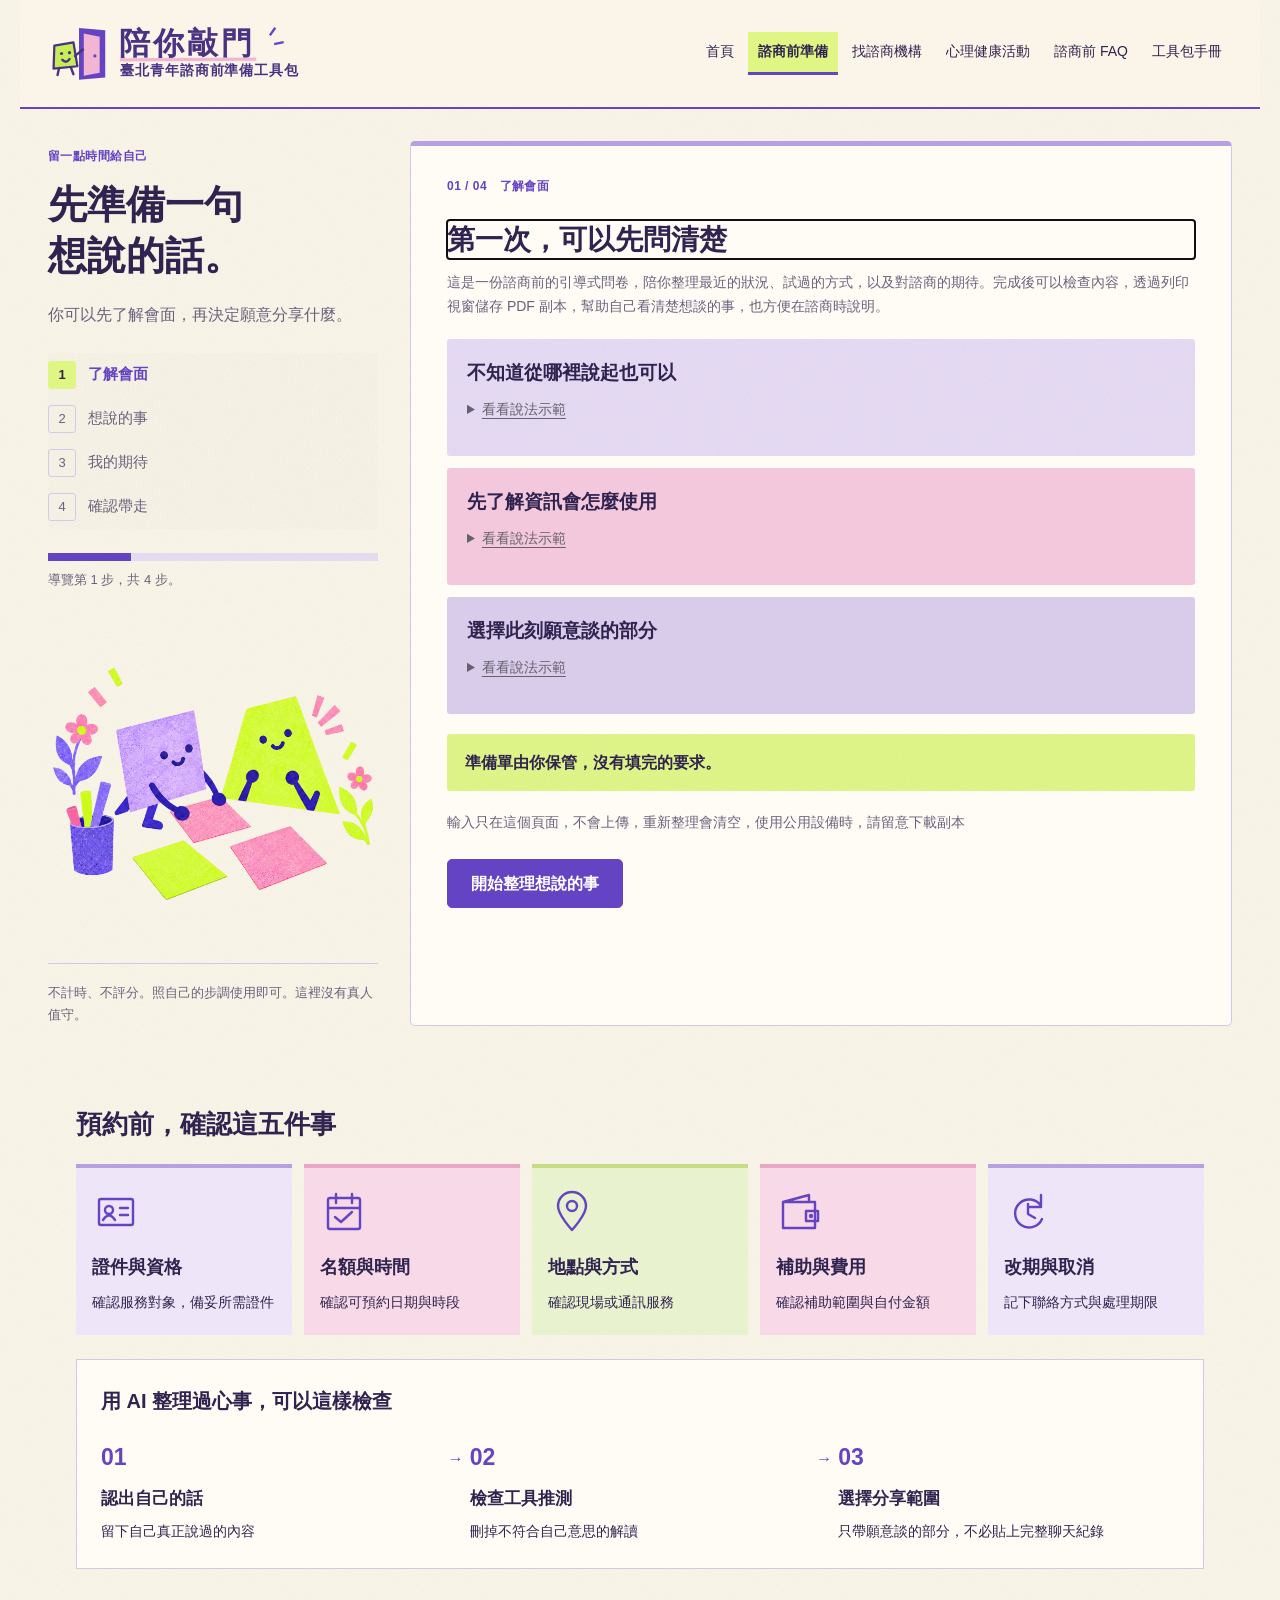
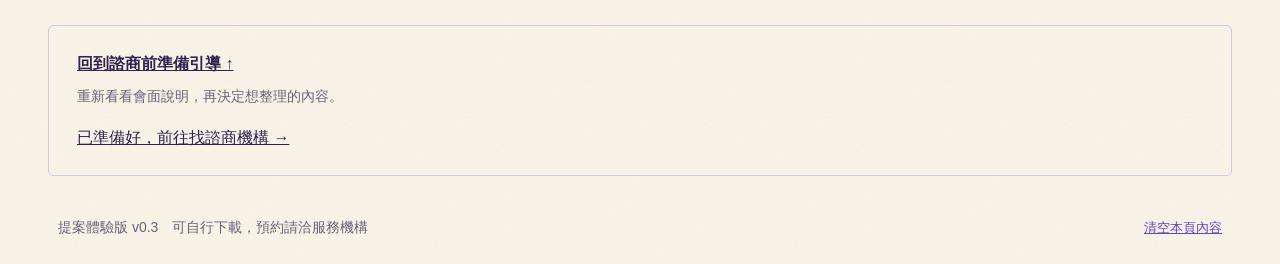
<file: prepare.html>
<!doctype html>
<html lang="zh-Hant">
<head>
<meta charset="utf-8"><meta name="viewport" content="width=device-width,initial-scale=1">
<meta http-equiv="Content-Security-Policy" content="default-src 'none'; img-src 'self' data:; script-src 'unsafe-inline'; style-src 'self' 'unsafe-inline'; connect-src 'none'; base-uri 'none'; form-action 'none'">
<meta name="referrer" content="no-referrer">
<title>陪你敲門 · 開始準備</title>
<style>
:root{--ink:#183e39;--muted:#596a62;--green:#236758;--bg:#f6f3eb;--line:#d5d9ca;--warm:#e9efd9}*{box-sizing:border-box}body{margin:0;color:var(--ink);background:var(--bg);font-family:"PingFang TC","Noto Sans TC",sans-serif;line-height:1.75}button,input,textarea{font:inherit}button,a{touch-action:manipulation}button{cursor:pointer;border:1px solid var(--green);border-radius:99px;padding:10px 23px;background:var(--green);color:white;font-weight:600}button.secondary{background:transparent;color:var(--green)}button:disabled{opacity:.45;cursor:not-allowed}button:focus-visible,a:focus-visible,input:focus-visible,textarea:focus-visible,summary:focus-visible{outline:3px solid #cc781d;outline-offset:3px}a{color:var(--green)}header{max-width:1160px;margin:auto;padding:24px 28px;display:flex;align-items:center;justify-content:space-between;gap:14px;border-bottom:1px solid var(--line)}.brand{font-weight:700;letter-spacing:.12em;font-size:20px}.tag{font-size:12px;color:var(--muted);letter-spacing:.05em}.layout{max-width:1160px;margin:auto;padding:46px 28px 24px;display:grid;grid-template-columns:310px minmax(0,1fr);gap:56px}h1{font-size:39px;line-height:1.5;font-weight:600;letter-spacing:-.04em;margin:12px 0 20px}h2{font-size:25px;margin:0 0 12px}p{margin:0 0 18px}.eyebrow{font-size:12px;letter-spacing:.16em;color:var(--green);font-weight:700}.small{font-size:13px;color:var(--muted)}.intro{color:var(--muted)}.badge{display:inline-block;padding:4px 12px;border:1px solid var(--line);border-radius:30px;font-size:12px}.steps{list-style:none;padding:0;margin:32px 0}.steps li{padding:12px 0;color:var(--muted)}.steps span{display:inline-grid;place-items:center;width:28px;height:28px;border:1px solid var(--line);border-radius:100%;margin-right:12px;font-size:13px}.steps li[aria-current=step]{font-weight:700;color:var(--green)}.steps li[aria-current=step] span{background:var(--green);color:white;border-color:var(--green)}.card{background:#fffefa;padding:32px;border:1px solid var(--line);border-radius:22px;box-shadow:0 12px 32px #163f3810}.field{margin-bottom:23px}label.question{display:block;font-weight:600;margin-bottom:7px}textarea{display:block;width:100%;border:1px solid #bbc7bc;border-radius:10px;padding:12px;background:white;color:var(--ink);resize:vertical;min-height:94px}input[type=checkbox]{accent-color:var(--green);width:18px;height:18px;vertical-align:middle;margin:0 8px 0 0}.share{display:flex;align-items:center;font-size:12px;color:var(--muted);margin-top:7px}.choices{display:grid;gap:10px;margin:23px 0}.choice{display:flex;align-items:center;padding:14px 16px;border:1px solid var(--line);border-radius:12px;background:white}.actions{display:flex;gap:10px;flex-wrap:wrap;margin-top:24px}.note{padding:16px 18px;border-radius:12px;background:var(--warm);font-size:14px;margin:18px 0}.demo{border:none;background:none;color:var(--green);padding:0;text-decoration:underline;font-size:13px;font-weight:400;border-radius:3px}.toprow{display:flex;align-items:center;justify-content:space-between;gap:12px;margin-bottom:24px}.review textarea{min-height:365px;line-height:1.9}.consent{display:flex;align-items:flex-start;gap:3px;margin-top:18px;font-size:14px}.consent input{flex-shrink:0;margin-top:4px}.support{max-width:1104px;margin:16px auto 40px;padding:24px 28px;border:1px solid var(--line);border-radius:18px}summary{cursor:pointer;font-weight:600}.resources{display:grid;grid-template-columns:repeat(3,1fr);gap:22px;margin-top:22px}.resources h3{font-size:16px;margin:0 0 6px}.resources p{font-size:13px;margin:0 0 10px}.status{color:var(--green);font-size:14px;margin-top:14px;min-height:24px}.foot{max-width:1104px;margin:0 auto 24px;display:flex;justify-content:space-between;gap:16px;padding:0 10px}.hidden,[hidden]{display:none!important}#printSheet{display:none}.resource-trigger{font-size:13px;background:transparent;color:var(--green);padding:8px 16px}.info{border-top:1px solid var(--line);padding-top:18px;margin-top:22px}.counter{font-size:12px;color:var(--muted);text-align:right}.resource-links a{display:block;margin:5px 0}
dialog{border:1px solid var(--line);border-radius:20px;padding:28px;max-width:460px;width:calc(100% - 40px);color:var(--ink);background:#fffefa}dialog::backdrop{background:#183e3960}
@media(max-width:800px){.layout{grid-template-columns:1fr;gap:22px;padding:28px 20px}.steps{display:flex;gap:15px;margin:18px 0 0}.steps li{font-size:12px}.steps span{margin-right:6px}.intro{max-width:600px}h1{font-size:30px;margin:8px 0}.card{padding:22px}.support{margin:12px 20px 25px;padding:20px}.resources{grid-template-columns:1fr}.foot{padding:0 20px}.tag{display:none}header{padding:18px 20px}}
@media print{@page{size:A4;margin:20mm}body>*{display:none!important}body #printSheet{display:block!important;color:#111;font-size:12pt;line-height:1.8;white-space:pre-wrap;overflow-wrap:anywhere}#printSheet h1{font-size:20pt}#printSheet p{font-size:10pt;color:#444}#printText{white-space:pre-wrap}}

:root{--ink:#251443;--muted:#6b6079;--green:#6849ef;--bg:#f6f5f0;--line:#ddd5ed;--warm:#efebff;--lime:#deff68}body{background:var(--bg)}header{max-width:1240px;align-items:center}.brand{font-size:25px;letter-spacing:0}.tag{display:block;font-size:13px;margin-top:1px;color:var(--ink);font-weight:600}.navlinks{display:flex;align-items:center;gap:16px;font-size:14px}.navlinks a{text-decoration:none}.layout{max-width:1240px;grid-template-columns:330px minmax(0,1fr);gap:45px;padding-top:32px}h1{font-size:39px;line-height:1.3;letter-spacing:0}h2{font-size:28px;line-height:1.4}.eyebrow{letter-spacing:.04em}.card{border:0;box-shadow:0 12px 40px #25144309;padding:30px 36px;background:white;min-height:560px}.card section{animation:arrive .4s ease both}.intro{font-size:16px}.steps{margin:24px 0}.steps li{padding:8px 0;font-size:15px}.steps li[aria-current=step] span{background:var(--lime);color:var(--ink);border-color:var(--lime)}.steps li.done span{background:#e8e1ff;color:var(--green)}.steps li.done{color:var(--ink)}.progressTrack{height:8px;background:#e3dcef;border-radius:20px;overflow:hidden}.progressFill{height:100%;width:25%;background:var(--green);transition:width .55s cubic-bezier(.2,.8,.2,1)}.progressCaption{font-size:13px;color:var(--muted);margin:8px 0 18px}.asideArt{width:100%;border-radius:20px;display:block;margin:20px 0}.field{margin-bottom:20px}textarea{background:#faf9fd;border-color:#ded8e8;min-height:85px;transition:border-color .2s,box-shadow .2s}textarea:focus{border-color:var(--green);box-shadow:0 0 0 3px #6849ef15;outline:none}.choices{grid-template-columns:1fr 1fr}.choice:has(input:checked){background:#f0ebff;border-color:var(--green)}button{border-radius:14px;transition:transform .15s,background .2s}button:hover:not(:disabled){transform:translateY(-2px)}button:active:not(:disabled){transform:translateY(0)}button.secondary{background:white}.resource-trigger{background:var(--lime);color:var(--ink);border:0;font-weight:600}.learnCards{display:grid;gap:12px;margin-top:20px}.learnCards article{padding:18px 20px;border-radius:17px;background:#eee8ff}.learnCards article:nth-child(2){background:#fce1ee}.learnCards article:nth-child(3){background:#e7f5f9}.learnCards h3{font-size:19px;margin:0 0 5px}.learnCards p{font-size:15px;margin:0}.prompt{padding:15px 18px;background:#deff68;border-radius:14px;font-weight:600;margin:20px 0}.support{max-width:1184px}.standalone-note{max-width:1184px;margin:20px auto;padding:24px 28px;background:#eae4fa}.standalone-note h2{font-size:21px}.standalone-note p{font-size:15px}.foot{max-width:1184px}.badge{font-size:12px;background:white;border:0}.finishFlash{animation:arrive .45s ease}.small{font-size:14px}.share{font-size:13px}.info{font-size:13px}.toprow .demo{max-width:160px}.status{overflow-wrap:anywhere}.review textarea{min-height:340px}.stepNav{background:none;border:0;padding:0;text-align:left;color:inherit;font-weight:inherit}.stepNav:hover:not(:disabled){transform:none;text-decoration:underline}.navlinks a:focus-visible{outline:3px solid #6849ef}
@keyframes arrive{from{opacity:0;transform:translateY(12px)}to{opacity:1;transform:translateY(0)}}
@media(max-width:850px){header{padding:18px 20px;align-items:flex-start;flex-wrap:wrap}.navlinks{gap:12px;flex-wrap:wrap}.layout{grid-template-columns:1fr;padding:24px 20px;gap:20px}.asideArt{display:none}.steps{display:flex;flex-wrap:wrap;gap:10px;margin:15px 0}.steps li{font-size:13px}.steps span{margin-right:5px}.card{padding:24px 20px}.intro{margin-bottom:12px}.info{display:none}.choices{grid-template-columns:1fr}.standalone-note{margin:10px 20px}.tag{display:block}.brand{font-size:22px}h1{font-size:30px}.support{margin:10px 20px}.actions button{flex-grow:1}.foot{flex-wrap:wrap}header .resource-trigger{font-size:13px}.progressCaption{margin-bottom:0}}
@media(prefers-reduced-motion:reduce){*,*::before,*::after{animation:none!important;transition:none!important;scroll-behavior:auto!important}}
@media print{.asideArt{display:none}}

.field-example{margin:9px 0 16px;color:#66616c;font-size:14px}.field-example summary{font-weight:400;text-decoration:underline;text-underline-offset:4px}.field-example p{margin:12px 0 6px;padding-left:12px;border-left:2px solid #beb4c9}.field-example small{font-size:12px}.booking-checklist{padding-left:24px;margin:16px 0 24px}.booking-checklist li{margin:8px 0}.guide-link{font-weight:700}.support .small{margin:8px 0 15px}

.booking-visual{max-width:1184px;margin:32px auto;padding:24px 28px}.booking-visual>h2{font-size:26px;margin-bottom:22px}.booking-grid{display:grid;grid-template-columns:repeat(5,minmax(0,1fr));gap:12px;list-style:none;padding:0;margin:0}.booking-grid li{padding:20px 16px;background:#eee5f8;border-top:4px solid #b7a0e0}.booking-grid li:nth-child(2n){background:#f7d9e7;border-color:#eaa7c6}.booking-grid li:nth-child(3n){background:#e9f2ce;border-color:#c6dc85}.booking-grid svg{width:48px;height:48px;color:#6544c4;display:block;margin-bottom:16px}.booking-grid h3{font-size:18px;margin:0 0 8px}.booking-grid p{font-size:14px;margin:0}.ai-review{padding:24px;margin-top:24px;border:1px solid #d6c7e8;background:#fffcf6}.ai-review h3{font-size:20px;margin:0 0 20px}.ai-review ol{display:grid;grid-template-columns:repeat(3,minmax(0,1fr));gap:28px;list-style:none;margin:0;padding:0}.ai-review li{position:relative}.ai-review li:not(:last-child):after{content:'→';position:absolute;right:-22px;top:7px;color:#6544c4}.ai-review li span{display:block;color:#6544c4;font-size:23px;font-weight:800;margin-bottom:8px}.ai-review li b{display:block;font-size:17px}.ai-review li p{font-size:14px;margin:6px 0 0}@media(max-width:850px){.booking-visual{margin:24px 20px;padding:0}.booking-grid{grid-template-columns:repeat(2,minmax(0,1fr))}.booking-grid li:last-child{grid-column:1/-1}.booking-grid li:last-child svg{float:left;margin:0 18px 0 0}.ai-review{padding:20px}}@media(max-width:420px){.ai-review ol{grid-template-columns:1fr;gap:24px}.ai-review li{padding-left:44px}.ai-review li span{position:absolute;left:0;top:0}.ai-review li:not(:last-child):after{content:'↓';left:8px;right:auto;top:auto;bottom:-22px}.booking-grid li{padding:16px 12px}}
</style>
<link rel="stylesheet" href="paper-theme.css"><link rel="stylesheet" href="site.css"><link rel="icon" type="image/svg+xml" href="assets/logo.svg?v=2"></head>
<body class="preparation">
<header class="site-header"><a class="site-brand" href="index.html" aria-label="陪你敲門，回到首頁"><img class="brand-lockup" src="assets/brand-lockup.svg" alt="陪你敲門｜臺北青年諮商前準備工具包" width="390" height="84"></a><nav class="site-nav" aria-label="主要導覽"><a href="index.html">首頁</a><a href="prepare.html" aria-current="page">諮商前準備</a><a href="find-support.html">找諮商機構</a><a href="activities.html">心理健康活動</a><a href="resources.html">諮商前 FAQ</a><a href="manual.html">工具包手冊</a></nav></header><main class="layout">
<aside><span class="eyebrow">留一點時間給自己</span><h1>先準備一句<br>想說的話。</h1><p class="intro">你可以先了解會面，再決定願意分享什麼。</p><ol class="steps" aria-label="準備步驟"><li aria-current="step"><span>1</span>了解會面</li><li><span>2</span>想說的事</li><li><span>3</span>我的期待</li><li><span>4</span>確認帶走</li></ol><div class="progressTrack" role="progressbar" aria-label="導覽進度" aria-valuemin="1" aria-valuemax="4" aria-valuenow="1"><div class="progressFill"></div></div><p class="progressCaption">導覽第 1 步，共 4 步。</p><img class="asideArt" src="assets/scenes/03-整理想說的話-去背.png" alt="幾何角色一起整理想說的紙卡"><div class="info">不計時、不評分。照自己的步調使用即可。這裡沒有真人值守。</div></aside>
<div class="card">
<div class="toprow"><span class="eyebrow" id="stepCaption">01 / 04　了解會面</span></div>
<section id="step0" aria-labelledby="heading0"><h2 id="heading0" tabindex="-1">第一次，可以先問清楚</h2><p class="small">這是一份諮商前的引導式問卷，陪你整理最近的狀況、試過的方式，以及對諮商的期待。完成後可以檢查內容，透過列印視窗儲存 PDF 副本，幫助自己看清楚想談的事，也方便在諮商時說明。</p><div class="learnCards"><article><h3>不知道從哪裡說起也可以</h3><details class="field-example"><summary>看看說法示範</summary><p>可以先說「我還不知道怎麼開始，想先了解今天會怎麼進行」。</p></details></article><article><h3>先了解資訊會怎麼使用</h3><details class="field-example"><summary>看看說法示範</summary><p>你可以問「談話紀錄由誰保管？什麼情況需要分享給其他人？」。</p></details></article><article><h3>選擇此刻願意談的部分</h3><details class="field-example"><summary>看看說法示範</summary><p>可以表達「這件事我想之後再談」，並和心理師討論你的顧慮。</p></details></article></div><div class="prompt">準備單由你保管，沒有填完的要求。</div><p class="small">輸入只在這個頁面，不會上傳，重新整理會清空，使用公用設備時，請留意下載副本</p><div class="actions"><button id="next0">開始整理想說的事</button></div></section><section id="step1" hidden aria-labelledby="heading1"><h2 id="heading1" tabindex="-1">從願意說的部分開始</h2><p class="small">建議用虛構內容體驗。文字只在這個頁面整理，不會送給心理師；重新整理頁面就會清空。</p>
<div class="field"><label class="question" for="story">最近，我想談的事</label><textarea autocomplete="off" id="story" maxlength="600" placeholder="例如，我不太知道怎麼開始。"></textarea><details class="field-example"><summary>看看虛構示範</summary><p>換工作後，常在上班前緊張。我想先談工作，還不知道怎麼開始。</p><small>僅供參考，不會填入你的準備單。</small></details><label class="share"><input id="share-story" type="checkbox" checked>把這段放入準備單</label></div>
<div class="field"><label class="question" for="tried">我已經試過的方式</label><textarea autocomplete="off" id="tried" maxlength="400" placeholder="可以留白。"></textarea><details class="field-example"><summary>看看虛構示範</summary><p>和朋友聊過，也試著把事情寫下來。</p><small>僅供參考，不會填入你的準備單。</small></details><label class="share"><input id="share-tried" type="checkbox" checked>把這段放入準備單</label></div>
<div class="field"><label class="question" for="support">我身邊可以使用的支持</label><textarea autocomplete="off" id="support" maxlength="400" placeholder="不用寫姓名，也可以留白。"></textarea><details class="field-example"><summary>看看虛構示範</summary><p>有一位願意聽我說的朋友。</p><small>僅供參考，不會填入你的準備單。</small></details><label class="share"><input id="share-support" type="checkbox" checked>把這段放入準備單</label></div>
<div class="actions"><button class="secondary" id="back1">回看會面說明</button><button id="next1">下一步，我的期待</button></div></section>
<section id="step2" hidden aria-labelledby="heading2"><h2 id="heading2" tabindex="-1">你希望怎麼開始？</h2><p class="small">可以複選，也可以不選。這是此刻的期待，可以之後再和心理師討論。</p><div class="choices" id="preferences"><label class="choice"><input type="checkbox" value="先聽我說">先聽我說</label><label class="choice"><input type="checkbox" value="一起討論下一步">一起討論下一步</label><label class="choice"><input type="checkbox" value="先說明諮商流程">先說明諮商流程</label><label class="choice"><input type="checkbox" value="幫我想開場">幫我想開場</label><label class="choice"><input type="checkbox" value="我還不確定，想先談談">我還不確定，想先談談</label></div>
<div class="field"><label class="question" for="hope">我希望這次談話可以幫上什麼</label><textarea autocomplete="off" id="hope" maxlength="400" placeholder="可以留白。"></textarea><details class="field-example"><summary>看看虛構示範</summary><p>希望先知道諮商流程，再想想自己想談什麼。</p><small>僅供參考，不會填入你的準備單。</small></details><label class="share"><input id="share-hope" type="checkbox" checked>把這段放入準備單</label></div>
<div class="field"><label class="question" for="boundary">我希望之後再談的範圍</label><textarea autocomplete="off" id="boundary" maxlength="400" placeholder="不用寫細節或理由，也可以留白。"></textarea><details class="field-example"><summary>看看虛構示範</summary><p>家庭相關的事，我想之後再談。</p><small>僅供參考，不會填入你的準備單。</small></details><label class="share"><input id="share-boundary" type="checkbox" checked>把這段放入準備單</label></div>
<div class="actions"><button class="secondary" id="back2">上一步</button><button id="next2">整理成準備單</button></div></section>
<section id="step3" class="review" hidden aria-labelledby="heading3"><h2 id="heading3" tabindex="-1">這份準備單，由你決定</h2><p class="small">這是依欄位整理的草稿，沒有使用AI。請直接刪改下方文字，保留真正想帶去的部分。</p><label class="question" for="summary">我想談的事</label><textarea autocomplete="off" id="summary" maxlength="3500" placeholder="目前還沒有內容。可以回去整理，也可以直接查看官方資源。"></textarea><details class="field-example"><summary>看看虛構示範</summary><p>最近上班前常覺得緊張，想先從工作談起。我希望先了解諮商流程，家庭相關的事想之後再談。</p><small>僅供參考，不會填入你的準備單。</small></details><div class="counter">可直接修改全文</div><p class="small">確認內容後，按「儲存 PDF／列印」，在列印視窗選擇「另存為 PDF」或「儲存為 PDF」，即可保留副本。</p><label class="consent"><input id="confirmed" type="checkbox">我已確認內容符合自己的意思，並知道下載不會傳送給心理師或完成預約。</label><div class="actions"><button id="download" disabled>下載我的準備單</button><button id="print" class="secondary" disabled>儲存 PDF／列印</button><button id="selectText" class="secondary" disabled>一鍵複製準備單</button><button id="back3" class="secondary">回去修改</button></div><div class="note">下一步，前往<a href="find-support.html">找諮商機構</a>查詢與預約。你可以自行決定是否出示這份單；不出示也能尋求服務。</div><p class="small">下載檔案與列印紀錄可能留在裝置。使用公用設備時，記得自行刪除。</p></section>
<p class="status" id="status" role="status" aria-live="polite"></p>
</div>
</main>
<section class="booking-visual"><h2>預約前，確認這五件事</h2><ul class="booking-grid"><li><svg viewBox="0 0 48 48" aria-hidden="true" fill="none" stroke="currentColor" stroke-width="2.4" stroke-linecap="round" stroke-linejoin="round"><rect x="7" y="11" width="34" height="26" rx="2"/><circle cx="17" cy="22" r="4"/><path d="M11 32q6-9 12 0M28 20h8m-8 7h8"/></svg><h3>證件與資格</h3><p>確認服務對象，備妥所需證件</p></li><li><svg viewBox="0 0 48 48" aria-hidden="true" fill="none" stroke="currentColor" stroke-width="2.4" stroke-linecap="round" stroke-linejoin="round"><rect x="8" y="10" width="32" height="31" rx="2"/><path d="M8 20h32M16 6v9m16-9v9M15 29l6 5 11-10"/></svg><h3>名額與時間</h3><p>確認可預約日期與時段</p></li><li><svg viewBox="0 0 48 48" aria-hidden="true" fill="none" stroke="currentColor" stroke-width="2.4" stroke-linecap="round" stroke-linejoin="round"><path d="M24 42S10 27 10 18a14 14 0 0 1 28 0c0 9-14 24-14 24Z"/><circle cx="24" cy="18" r="5"/></svg><h3>地點與方式</h3><p>確認現場或通訊服務</p></li><li><svg viewBox="0 0 48 48" aria-hidden="true" fill="none" stroke="currentColor" stroke-width="2.4" stroke-linecap="round" stroke-linejoin="round"><path d="M7 14h32v26H7zM7 14l26-7v7"/><path d="M30 23h12v10H30z"/><circle cx="35" cy="28" r="1"/></svg><h3>補助與費用</h3><p>確認補助範圍與自付金額</p></li><li><svg viewBox="0 0 48 48" aria-hidden="true" fill="none" stroke="currentColor" stroke-width="2.4" stroke-linecap="round" stroke-linejoin="round"><path d="M37 18A14 14 0 1 0 38 31M37 7v12H25M24 16v10l7 4"/></svg><h3>改期與取消</h3><p>記下聯絡方式與處理期限</p></li></ul><div class="ai-review"><h3>用 AI 整理過心事，可以這樣檢查</h3><ol><li><span aria-hidden="true">01</span><b>認出自己的話</b><p>留下自己真正說過的內容</p></li><li><span aria-hidden="true">02</span><b>檢查工具推測</b><p>刪掉不符合自己意思的解讀</p></li><li><span aria-hidden="true">03</span><b>選擇分享範圍</b><p>只帶願意談的部分，不必貼上完整聊天紀錄</p></li></ol></div></section>
<section class="support"><a class="guide-link" href="#step0" data-guide>回到諮商前準備引導 ↑</a><p class="small">重新看看會面說明，再決定想整理的內容。</p><a href="find-support.html">已準備好，前往找諮商機構 →</a></section>
<footer class="foot"><span class="small">提案體驗版 v0.3　可自行下載，預約請洽服務機構</span><button class="demo" id="clear">清空本頁內容</button></footer>
<div id="printSheet"><h1>我想談的事</h1><p>本人填寫及確認的初談準備單；不是診斷或評估。是否出示由本人決定。</p><div id="printText"></div></div>
<dialog id="confirmDialog" aria-labelledby="confirmTitle"><h2 id="confirmTitle">確認這次操作</h2><p id="confirmMessage"></p><div class="actions"><button id="cancelAction" class="secondary">取消</button><button id="acceptAction">確認操作</button></div></dialog>
<script>
'use strict';
const $=id=>document.getElementById(id);
const fields=[['story','最近我想談的事'],['tried','我已經試過的方式'],['support','我身邊可以使用的支持'],['hope','我希望這次談話可以幫上什麼'],['boundary','我希望之後再談的範圍']];
let summaryEdited=false, demo=false, pendingAction=null;
function ask(message,action){pendingAction=action;$('confirmMessage').textContent=message;$('confirmDialog').showModal();}
$('cancelAction').onclick=()=>{pendingAction=null;$('confirmDialog').close()};
$('acceptAction').onclick=()=>{const action=pendingAction;pendingAction=null;$('confirmDialog').close();if(action)action()};
$('confirmDialog').oncancel=()=>{pendingAction=null};
function say(s){$('status').textContent=s}
function invalidate(){ $('confirmed').checked=false;$('download').disabled=true;$('print').disabled=true;$('selectText').disabled=true; }
function show(n){$('step0').hidden=n!==0;for(let k=1;k<=3;k++)$('step'+k).hidden=k!==n;document.querySelectorAll('.steps li').forEach((li,i)=>{li.classList.toggle('done',i<n);if(i===n)li.setAttribute('aria-current','step');else li.removeAttribute('aria-current')});$('stepCaption').textContent=['01 / 04　了解會面','02 / 04　想說的事','03 / 04　我的期待','04 / 04　確認與帶走'][n];say('');document.querySelector('.progressFill').style.width=((n+1)*25)+'%';document.querySelector('.progressTrack').setAttribute('aria-valuenow',String(n+1));document.querySelector('.progressCaption').textContent='導覽第 '+(n+1)+' 步，共 4 步。';$('heading'+n).focus();}
function build(force=false){if(summaryEdited&&!force){ask('重新整理會取代你在準備單中修改的文字，要繼續嗎？',()=>build(true));return;}let lines=[];if(demo)lines.push('【虛構示範內容，非真實個案】');for(const [id,title]of fields){if($('share-'+id).checked&&$(id).value.trim())lines.push(title+'\n'+$(id).value.trim())}const prefs=[...document.querySelectorAll('#preferences input:checked')].map(x=>x.value);if(prefs.length)lines.push('我此刻的期待\n'+prefs.join('、'));$('summary').value=lines.length?lines.join('\n\n'):'';summaryEdited=false;invalidate();show(3);}
$('next0').onclick=()=>show(1);$('back1').onclick=()=>show(0);$('next1').onclick=()=>show(2);$('back2').onclick=()=>show(1);$('next2').onclick=()=>build();$('back3').onclick=()=>{invalidate();show(2)};
$('summary').oninput=()=>{summaryEdited=true;invalidate();say('內容已修改，請重新確認後再下載。')};
for(const [id]of fields){$(id).oninput=invalidate;$('share-'+id).onchange=invalidate;}document.querySelectorAll('#preferences input').forEach(x=>x.onchange=invalidate);
$('confirmed').onchange=()=>{const enabled=$('confirmed').checked&&$('summary').value.trim().length>0;$('download').disabled=!enabled;$('print').disabled=!enabled;$('selectText').disabled=!enabled;if(!enabled&&$('confirmed').checked)say('目前準備單沒有文字，可回去整理或直接查看資源。')};
$('download').onclick=()=>{if(!$('confirmed').checked||!$('summary').value.trim())return;const txt='我想談的事\n本人填寫及確認；不是診斷或評估，是否出示由本人決定。\n\n'+$('summary').value;const blob=new Blob(['\uFEFF'+txt],{type:'text/plain;charset=utf-8'});const url=URL.createObjectURL(blob);const a=document.createElement('a');a.href=url;a.download='我想談的事_準備單.txt';document.body.appendChild(a);a.click();a.remove();setTimeout(()=>URL.revokeObjectURL(url),3000);say('已發起下載。請查看瀏覽器下載項目；若未收到檔案，可用「一鍵複製準備單」。內容未傳送，也未完成預約。')};
$('selectText').onclick=async()=>{if(!$('confirmed').checked||!$('summary').value.trim())return;try{await navigator.clipboard.writeText($('summary').value);say('已複製完整準備單，可貼到自己的筆記或文件留存。')}catch{$('summary').focus();$('summary').select();if(document.execCommand('copy'))say('已複製完整準備單。');else say('瀏覽器未允許自動複製，已選取文字，請按 ⌘C 或 Ctrl+C。')}};
$('print').onclick=()=>{if(!$('confirmed').checked||!$('summary').value.trim())return;$('printText').textContent=$('summary').value;window.print()};
document.querySelectorAll('[data-guide]').forEach(a=>a.addEventListener('click',e=>{e.preventDefault();show(0);$('step0').scrollIntoView({behavior:matchMedia('(prefers-reduced-motion: reduce)').matches?'instant':'smooth',block:'start'});}));
function reset(){document.querySelectorAll('textarea').forEach(x=>x.value='');document.querySelectorAll('#preferences input').forEach(x=>x.checked=false);for(const [id]of fields)$('share-'+id).checked=true;$('printText').textContent='';demo=false;summaryEdited=false;invalidate();}
$('clear').onclick=()=>ask('要清空本頁所有輸入嗎？已下載或列印的副本不會一起刪除。',()=>{reset();show(0);say('本頁內容已清空。已下載或列印的副本需自行處理。')});
window.addEventListener('pageshow',()=>{reset();show(0)});
</script>
</body></html>
</file>
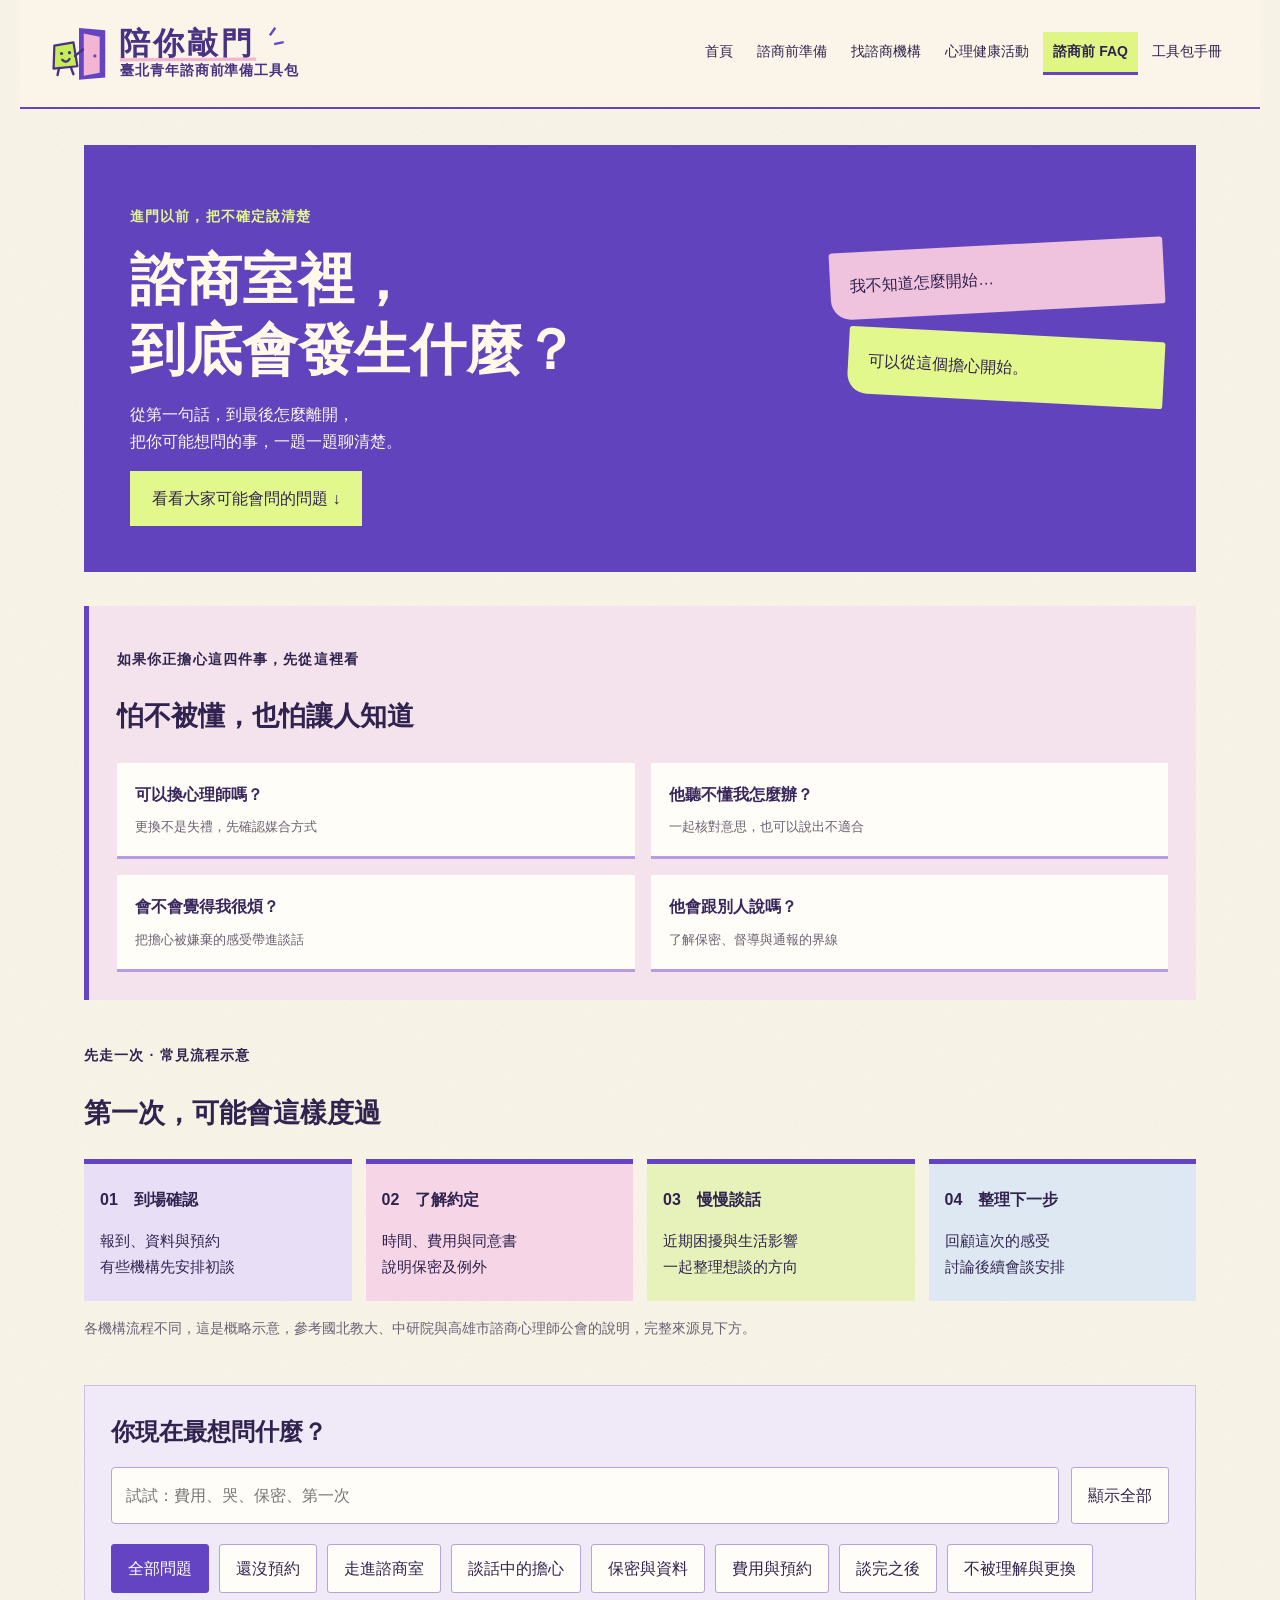
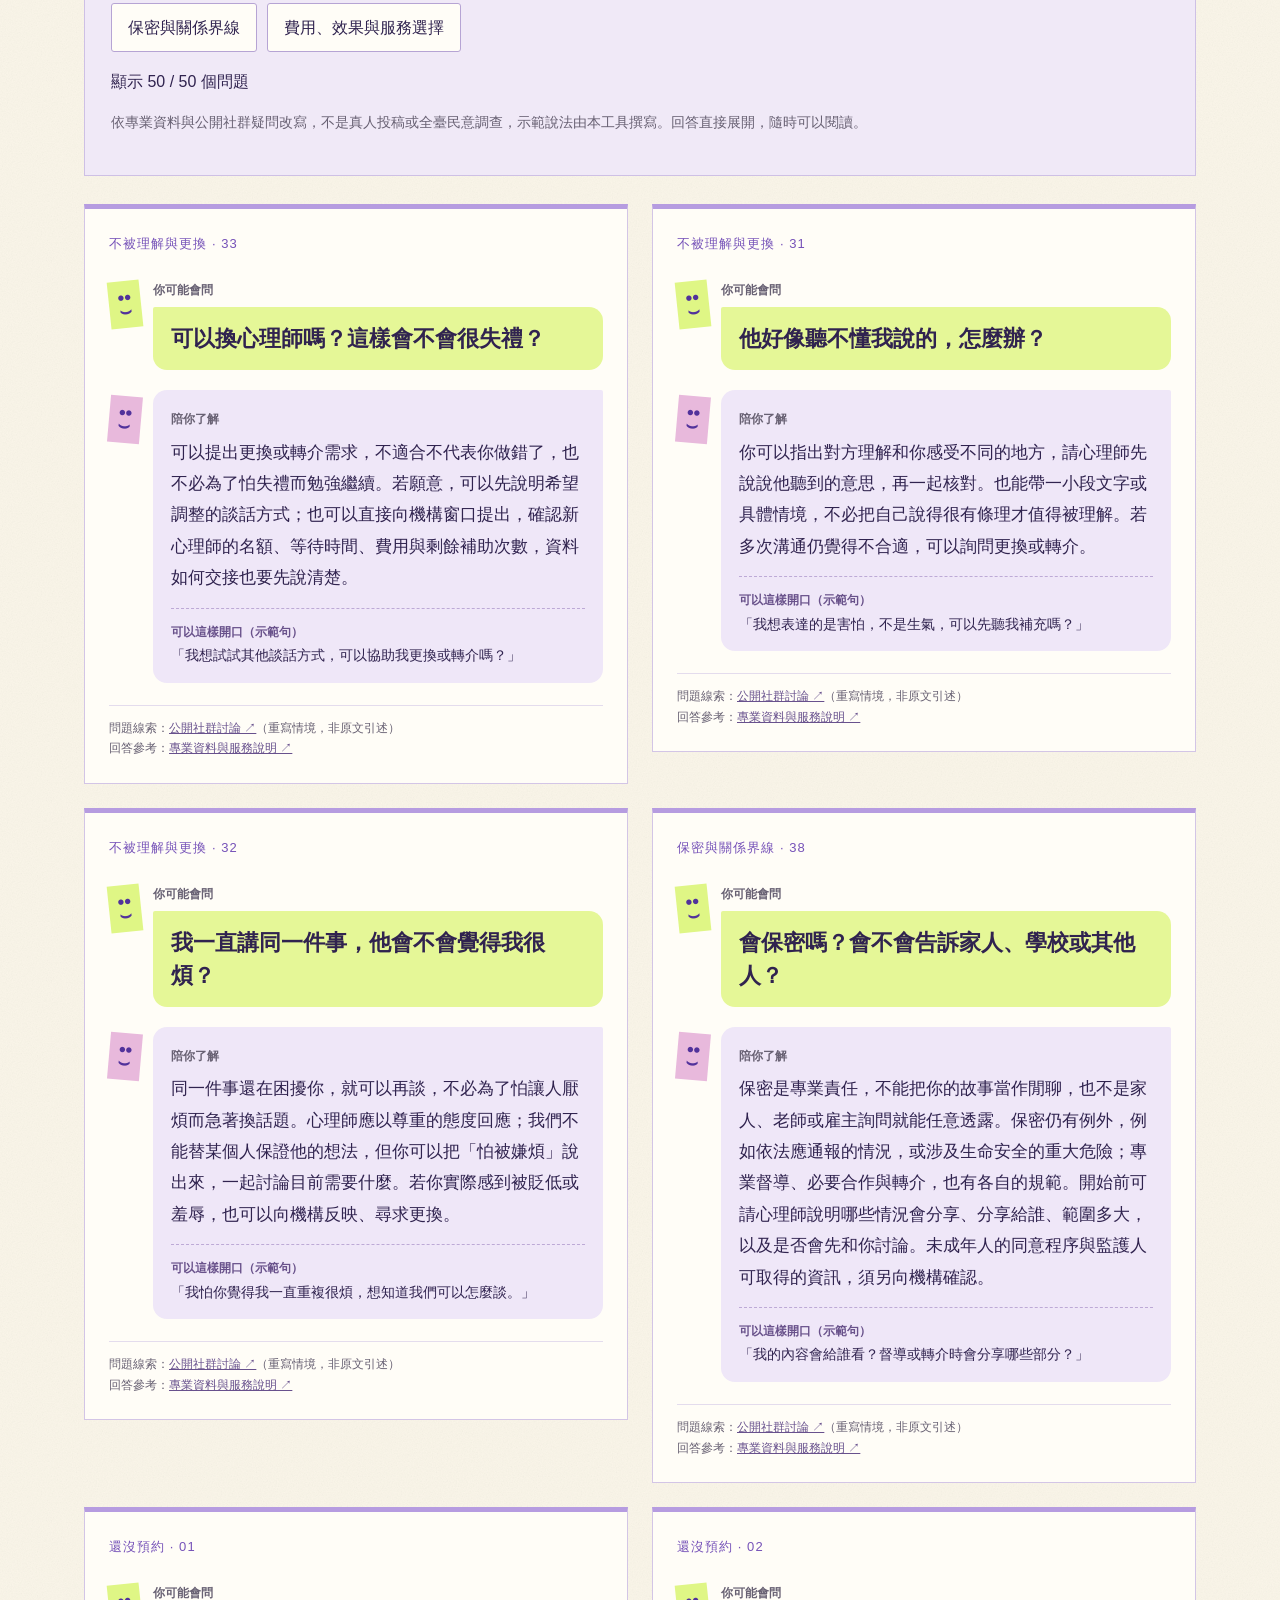
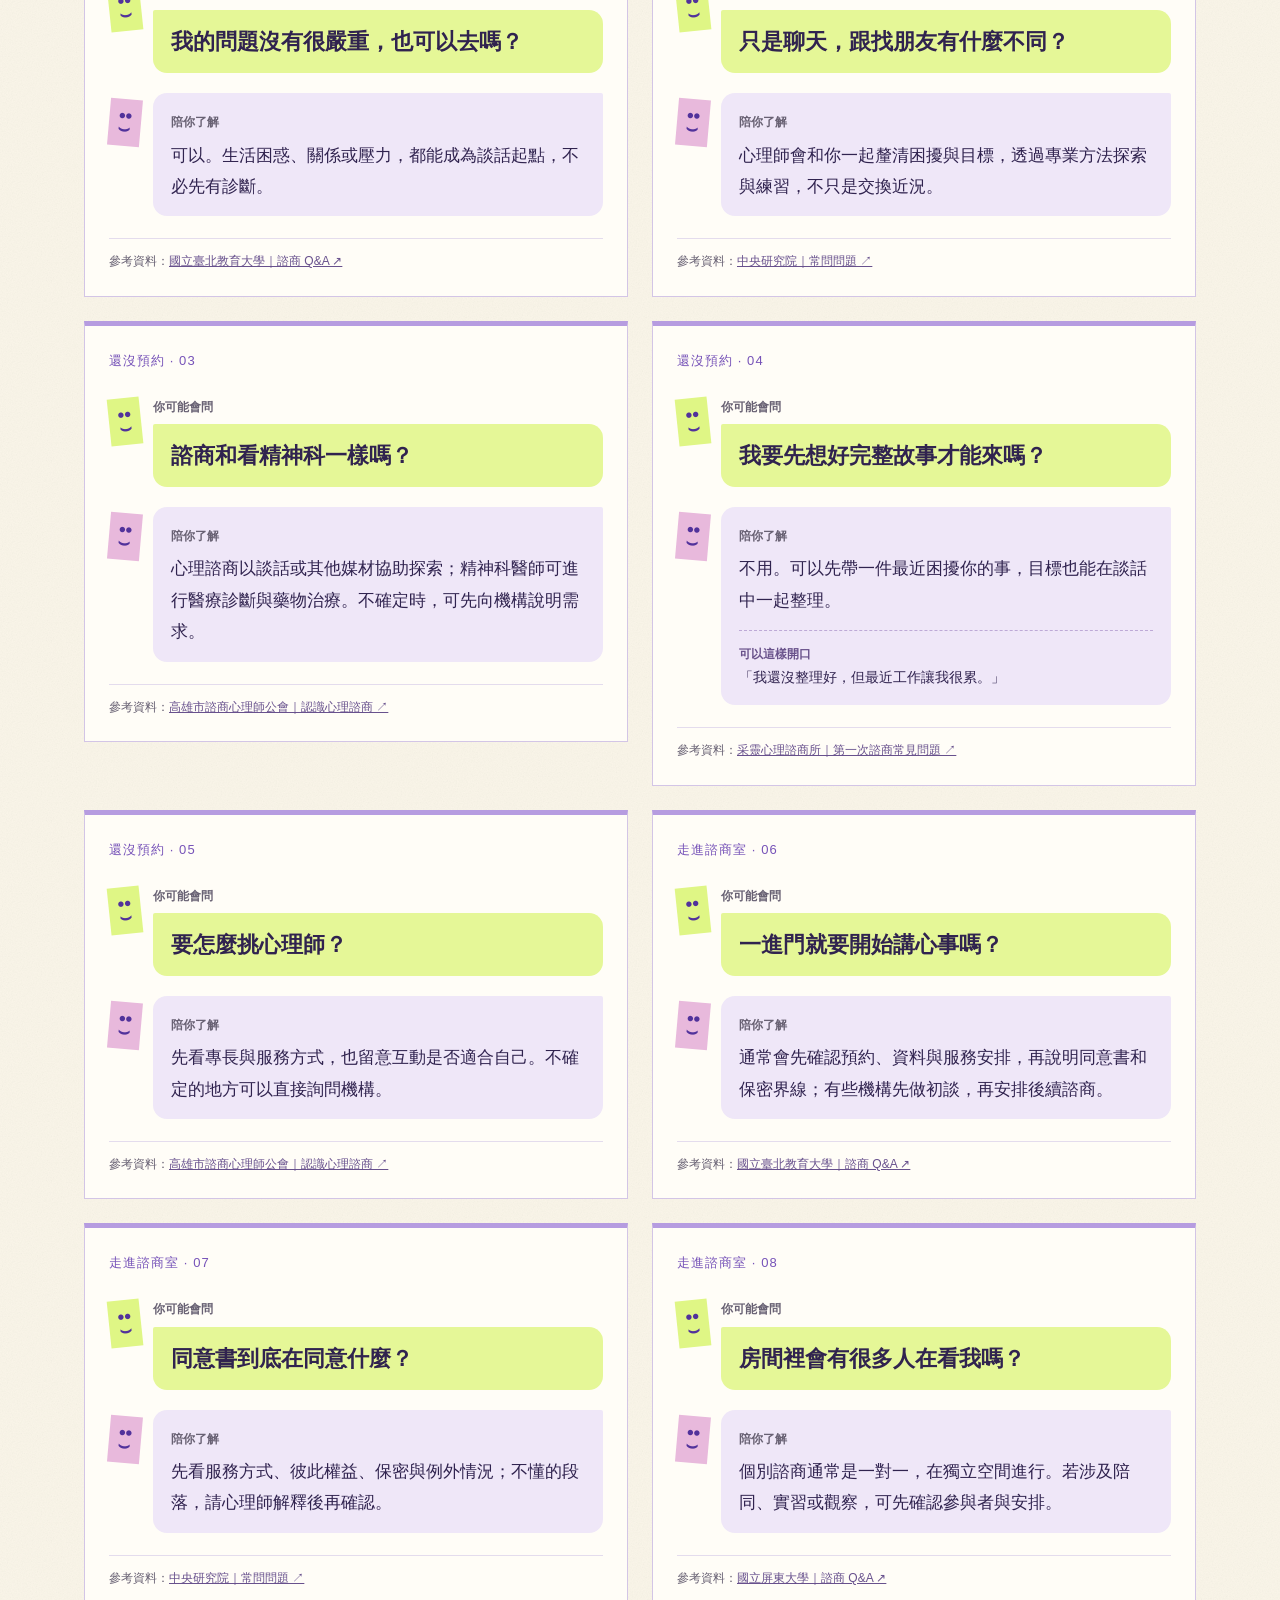
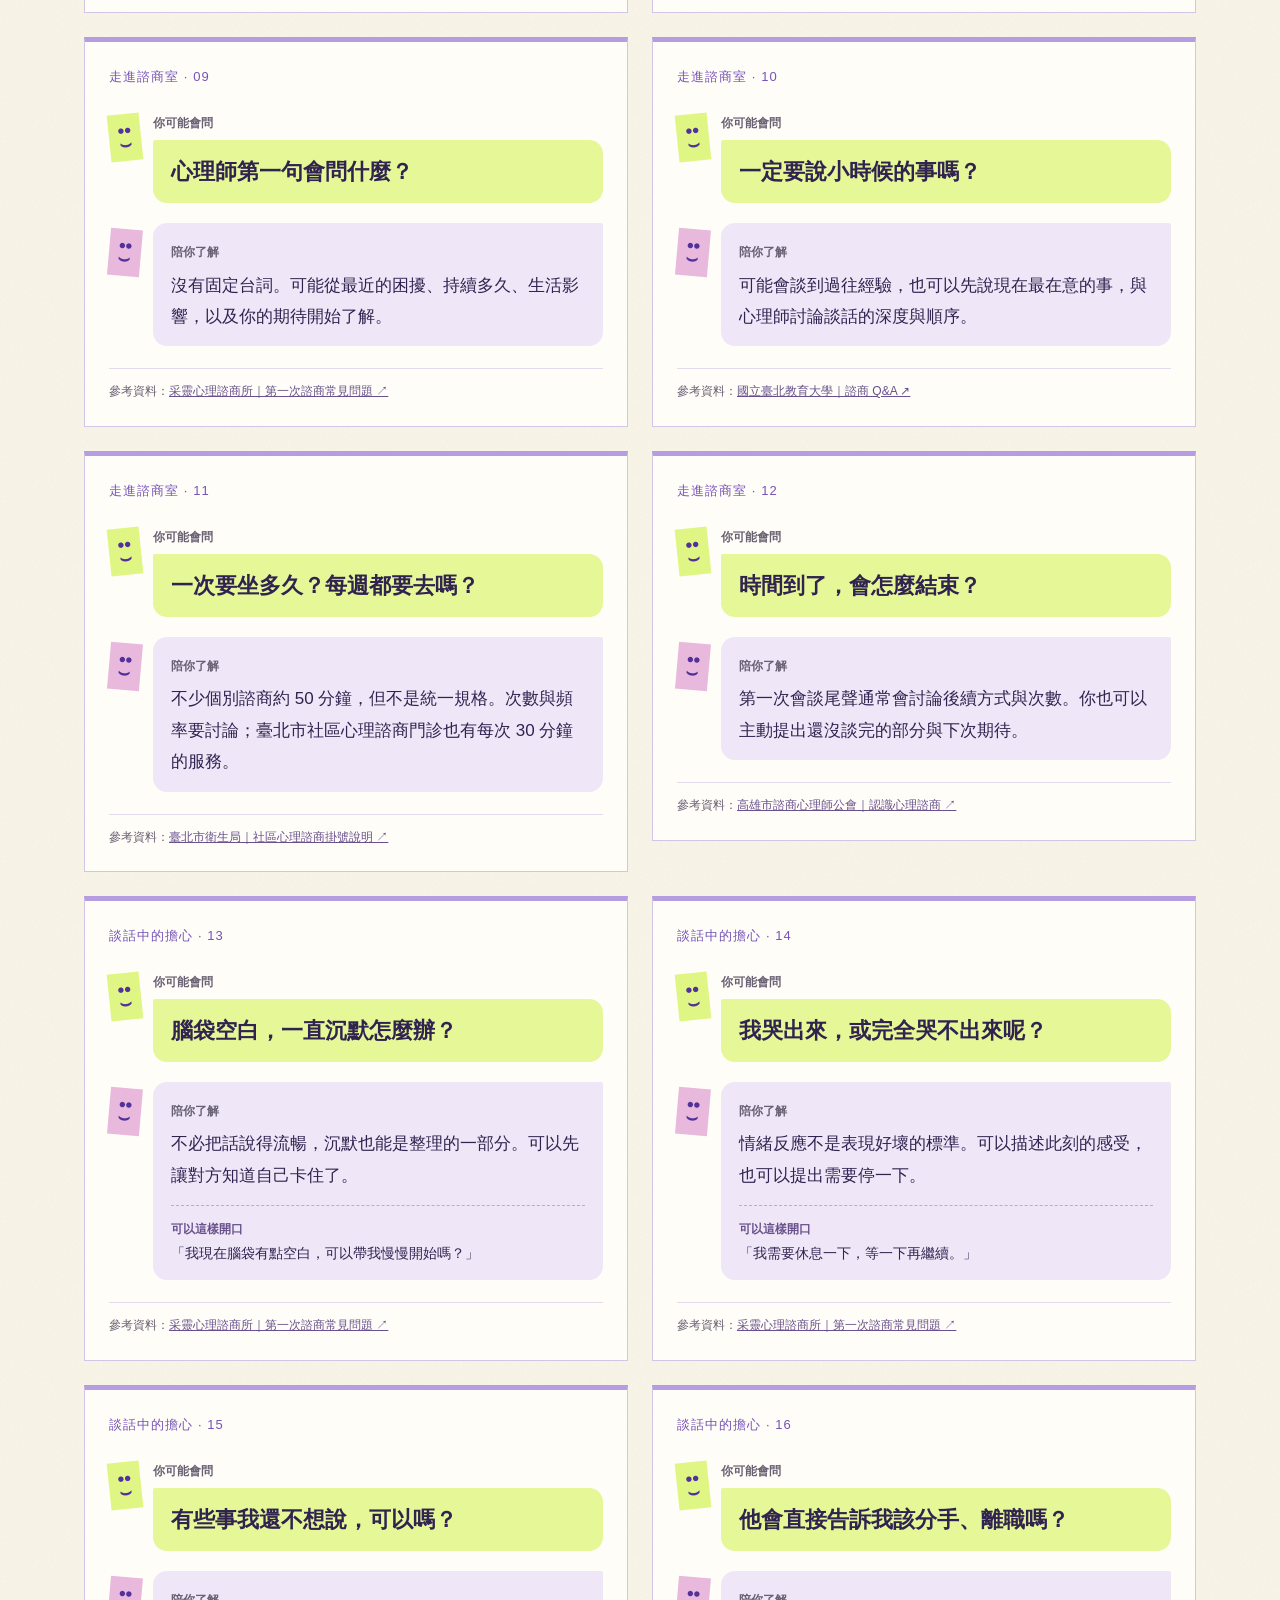
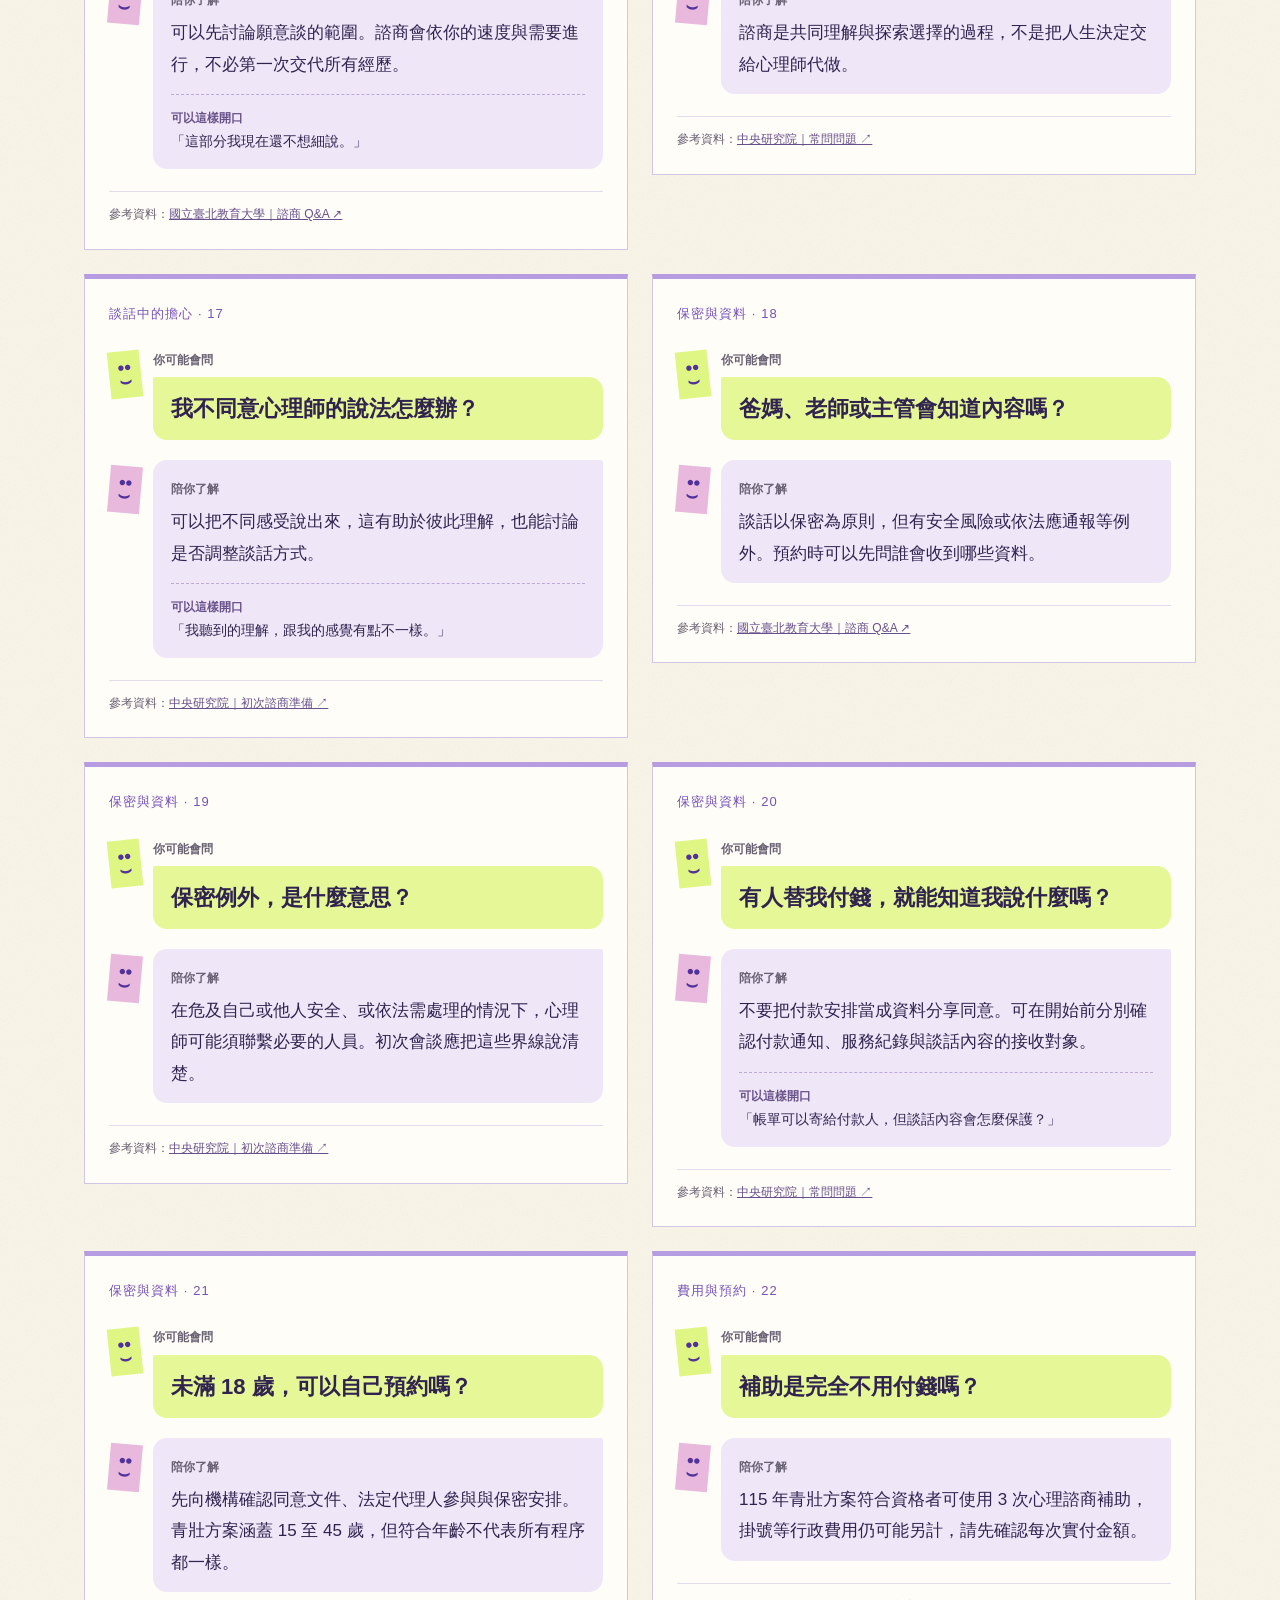
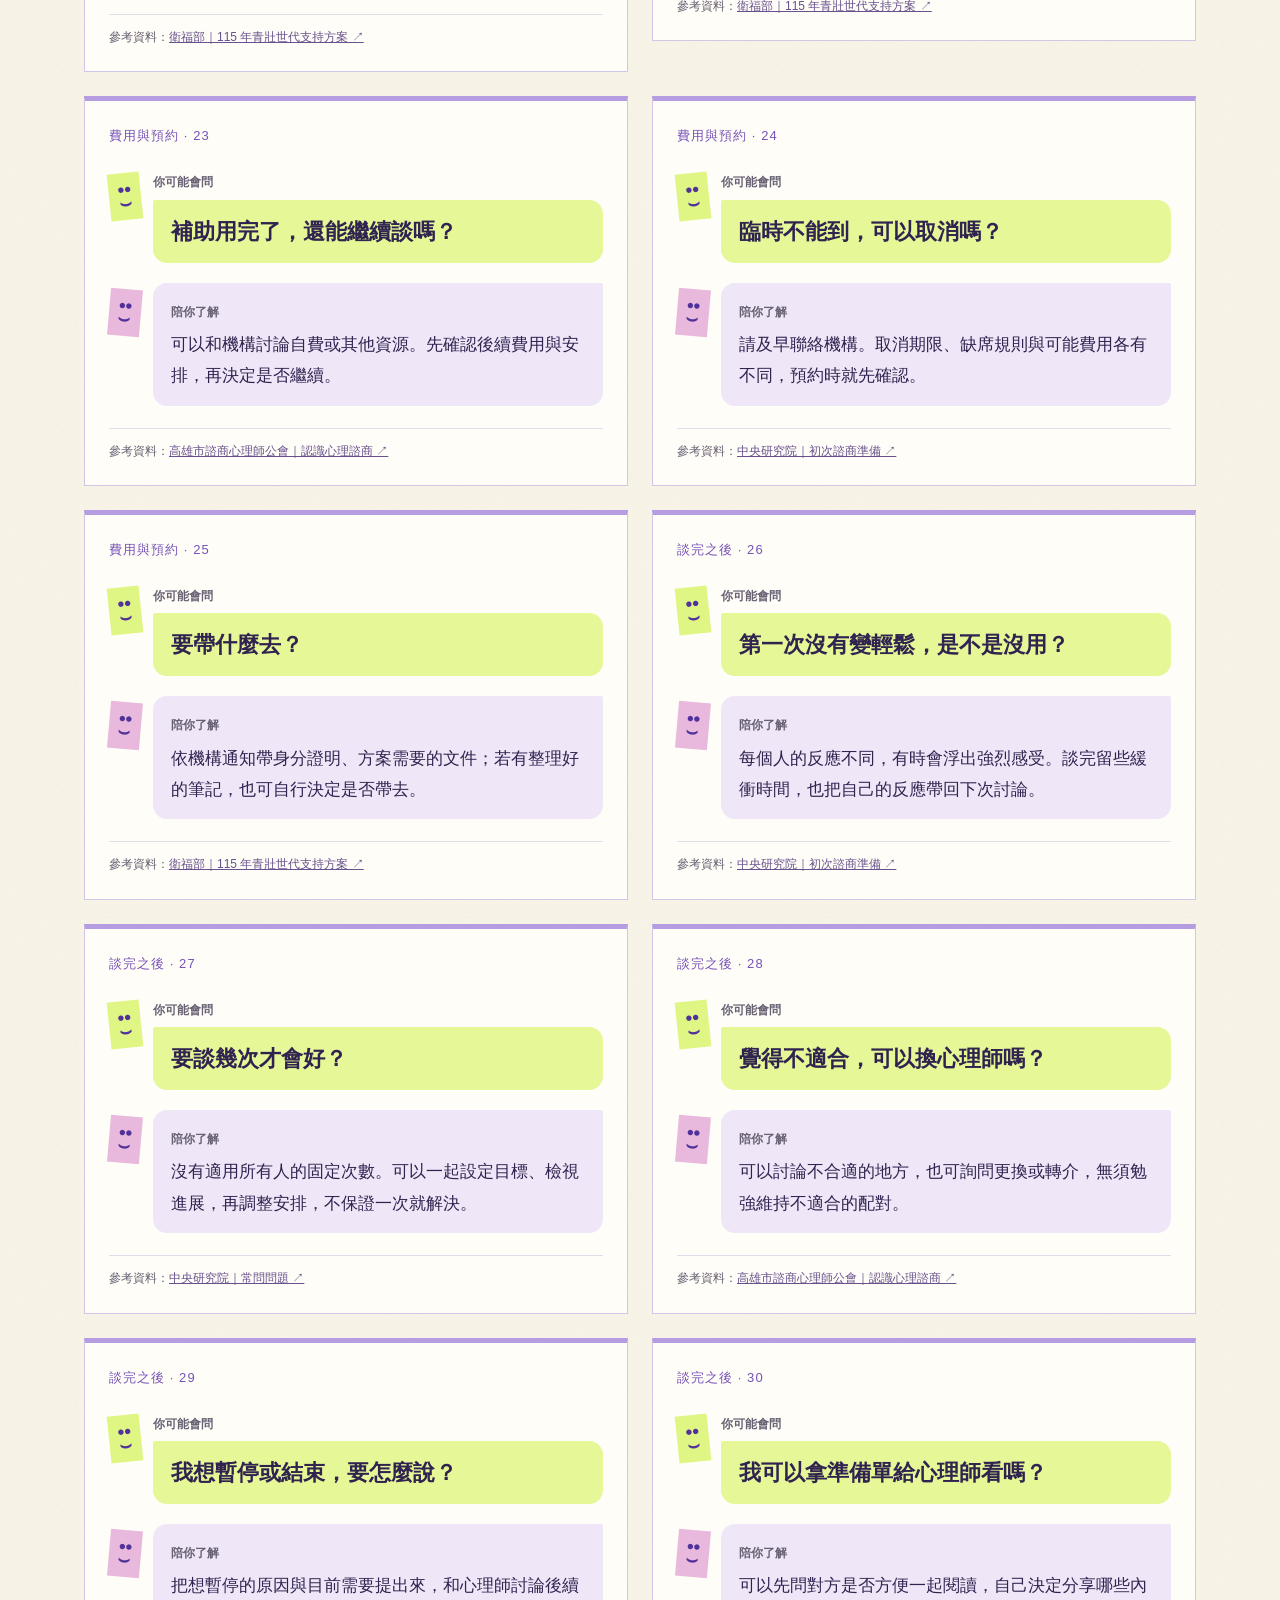
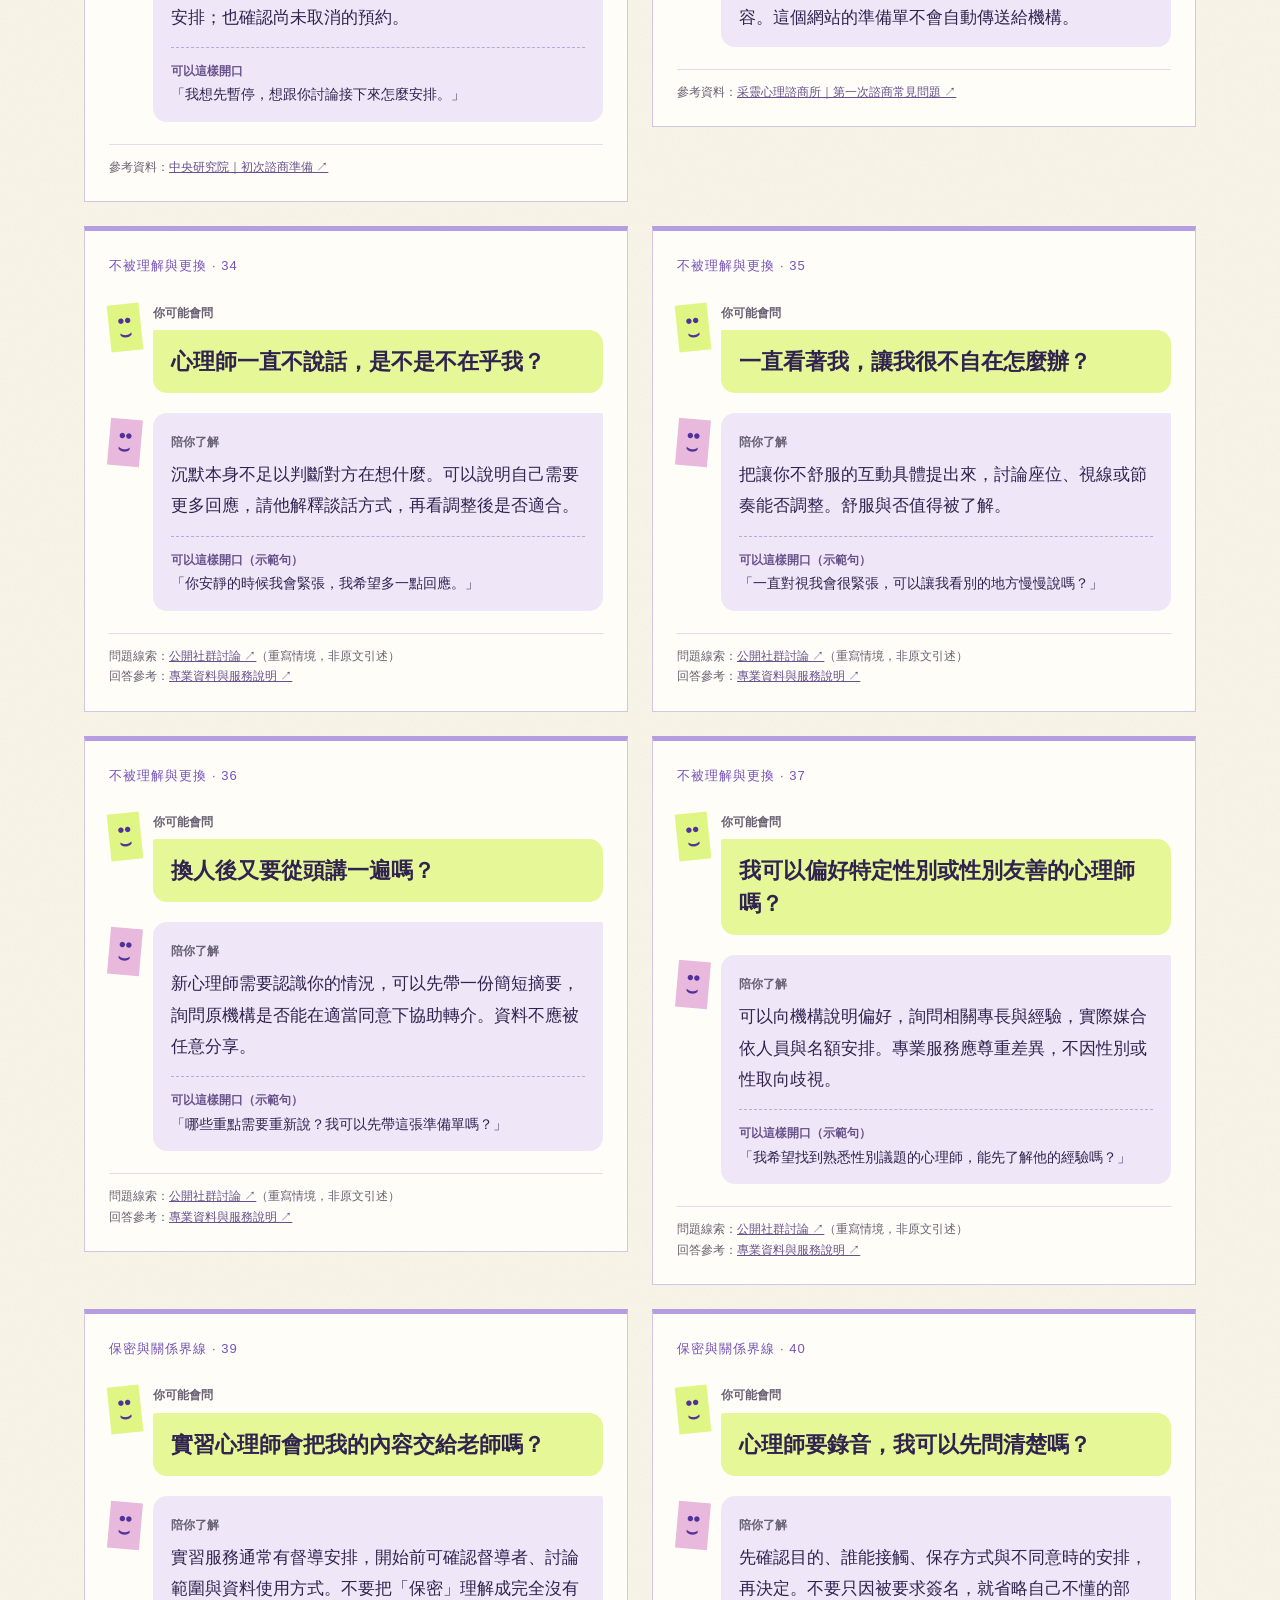
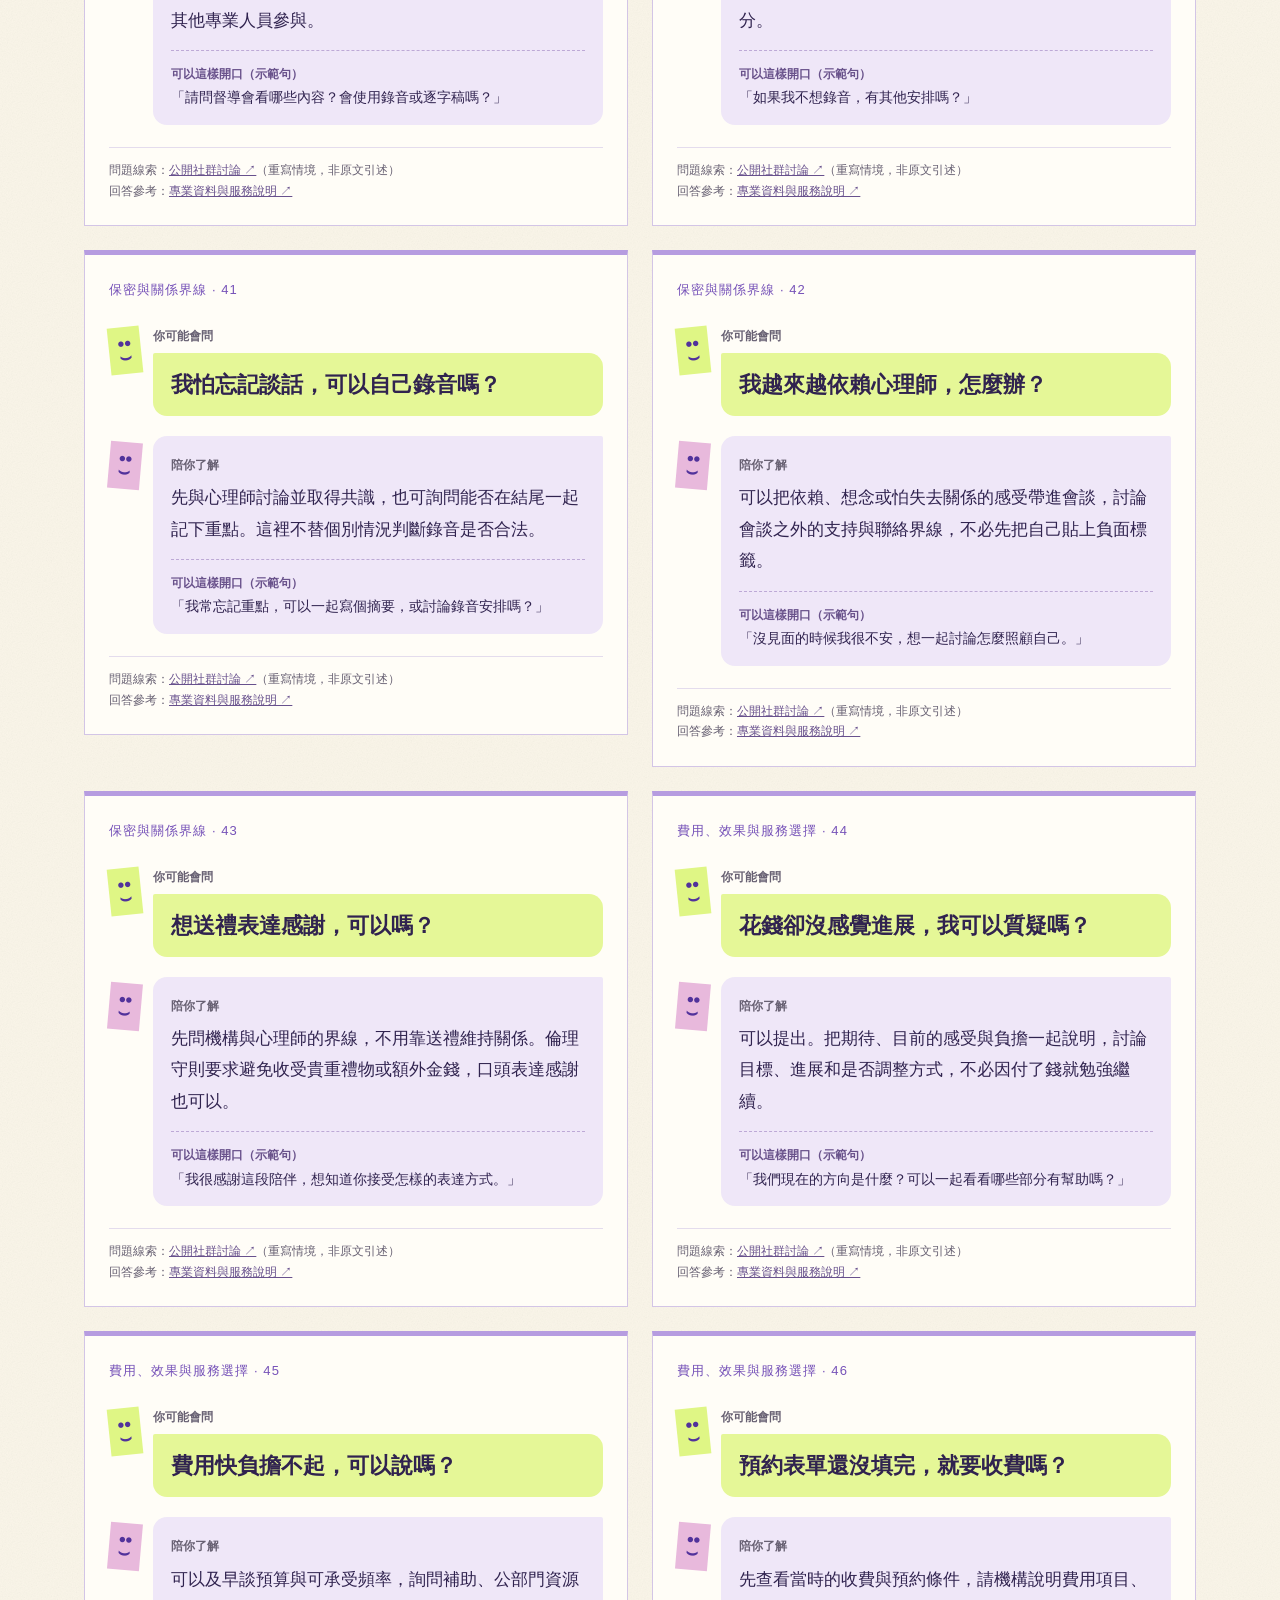
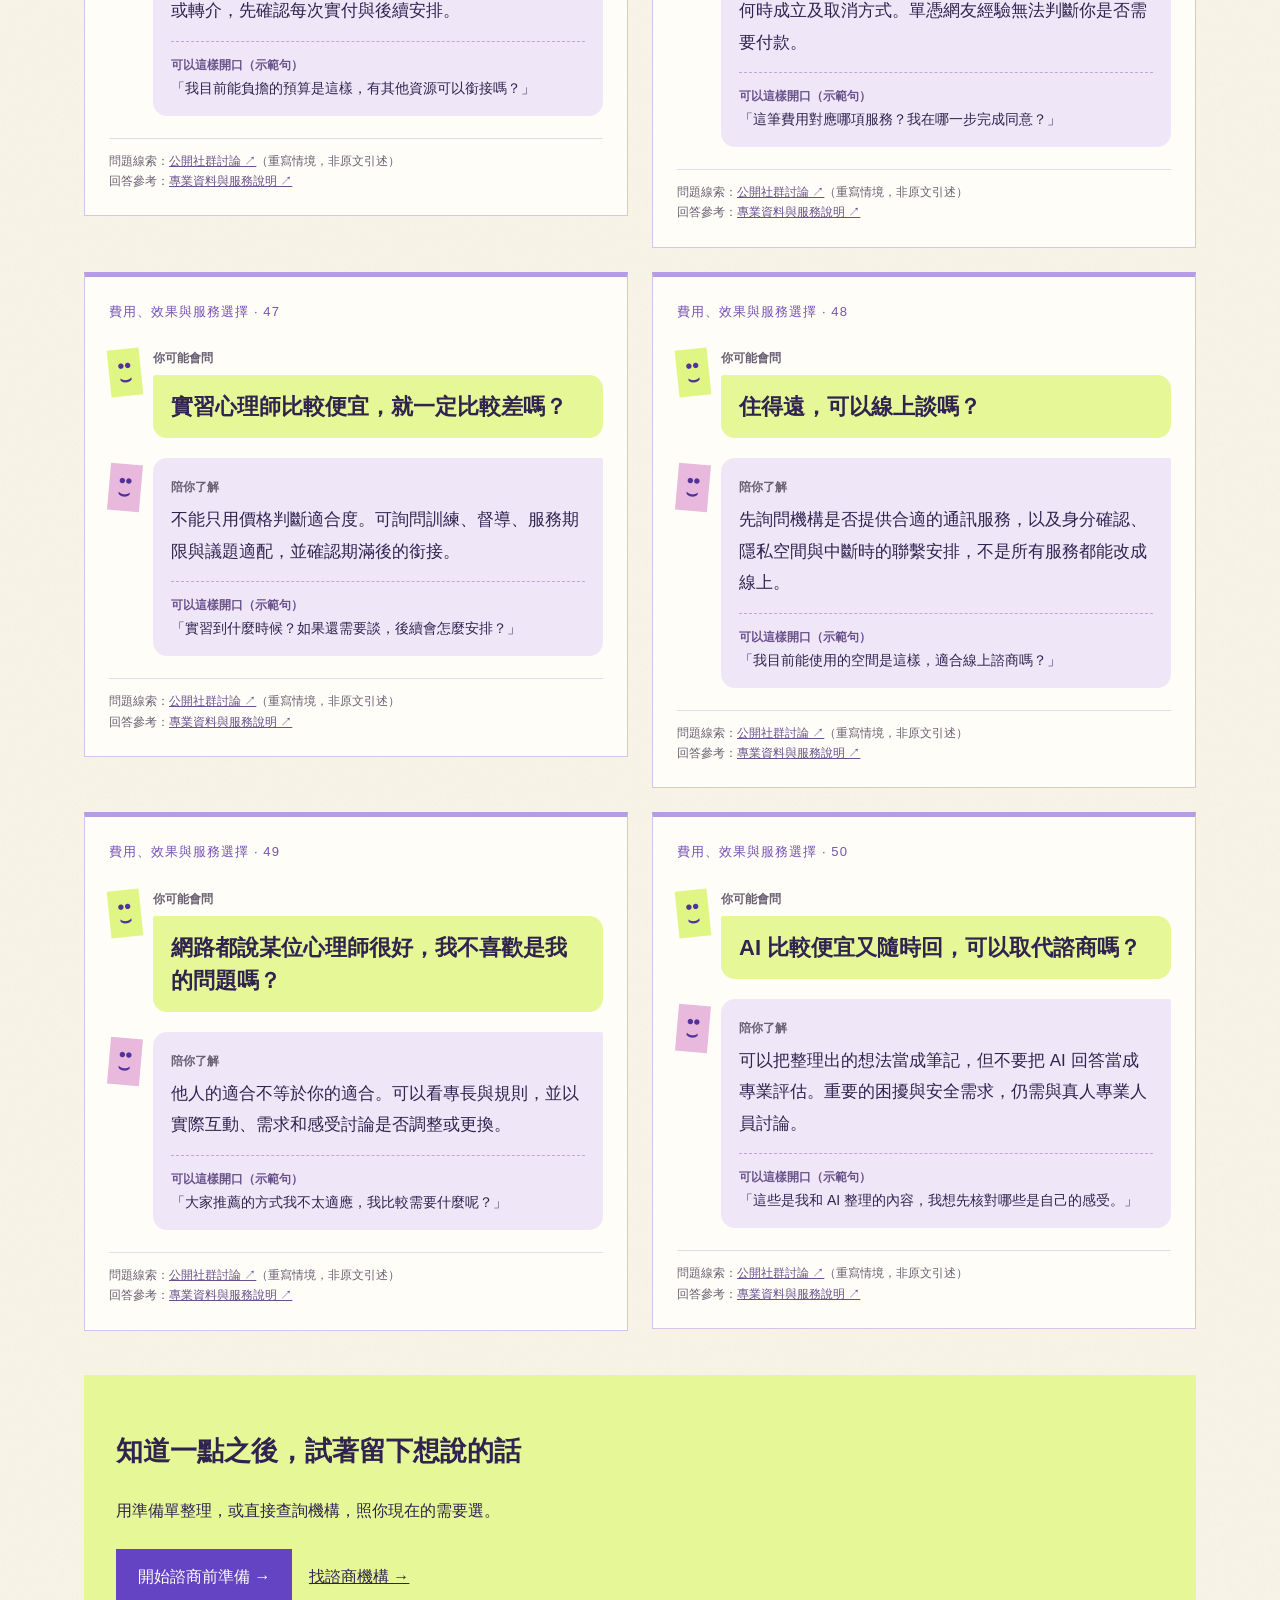
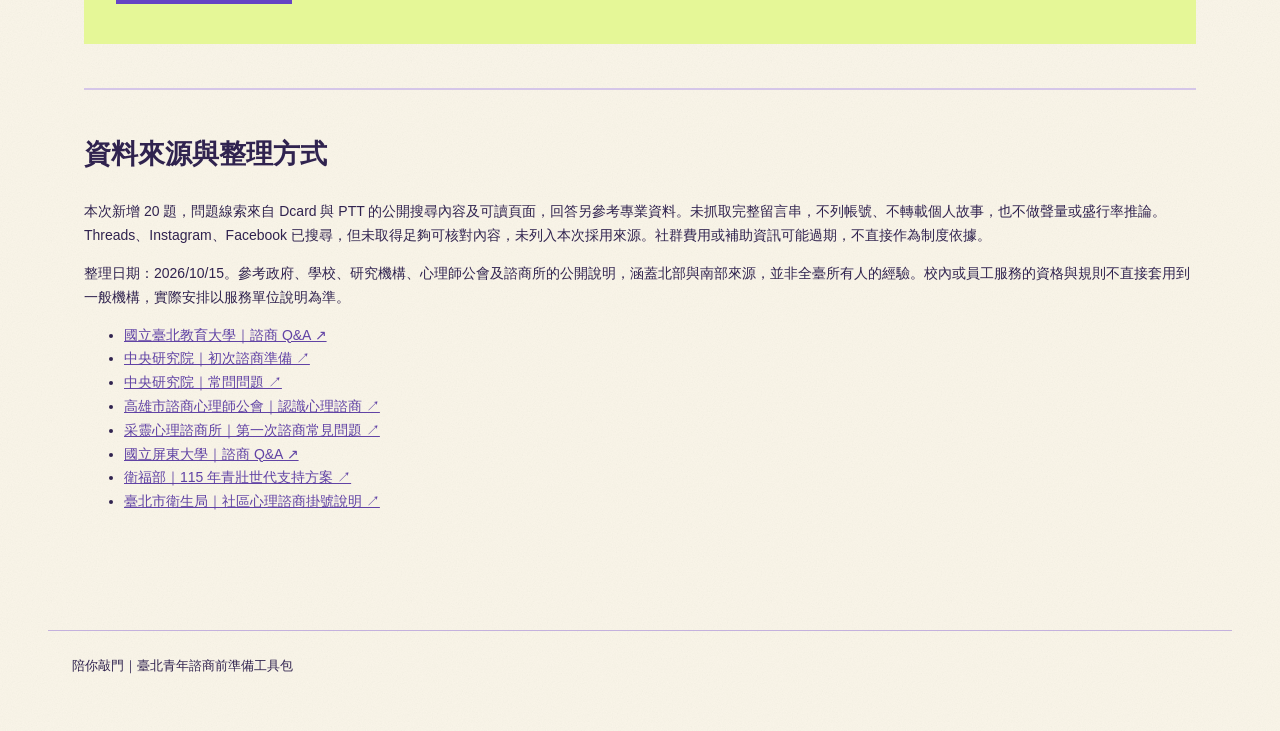
<file: resources.html>
<!doctype html><html lang="zh-Hant"><head><meta charset="utf-8"><meta name="viewport" content="width=device-width,initial-scale=1"><title>諮商前 FAQ｜陪你敲門</title><link rel="stylesheet" href="paper-theme.css"><link rel="stylesheet" href="site.css"><link rel="stylesheet" href="faq.css?v=3"><link rel="icon" type="image/svg+xml" href="assets/logo.svg"><script defer src="faq.js?v=3"></script></head><body class="faq-page"><header class="site-header"><a class="site-brand" href="index.html" aria-label="陪你敲門，回到首頁"><img class="brand-lockup" src="assets/brand-lockup.svg" alt="陪你敲門｜臺北青年諮商前準備工具包" width="390" height="84"></a><nav class="site-nav" aria-label="主要導覽"><a href="index.html">首頁</a><a href="prepare.html">諮商前準備</a><a href="find-support.html">找諮商機構</a><a href="activities.html">心理健康活動</a><a href="resources.html" aria-current="page">諮商前 FAQ</a><a href="manual.html">工具包手冊</a></nav></header><main class="faq-main"><section class="faq-hero"><p class="eyebrow">進門以前，把不確定說清楚</p><h1>諮商室裡，<br>到底會發生什麼？</h1><p>從第一句話，到最後怎麼離開，<br>把你可能想問的事，一題一題聊清楚。</p><a class="primary-link" href="#faq-list">看看大家可能會問的問題 ↓</a><div class="hero-chat" aria-hidden="true"><span>我不知道怎麼開始…</span><span>可以從這個擔心開始。</span></div></section>
<section class="faq-priority" aria-labelledby="priority-title"><p class="eyebrow">如果你正擔心這四件事，先從這裡看</p><h2 id="priority-title">怕不被懂，也怕讓人知道</h2><div class="priority-grid"><a href="#faq-33">可以換心理師嗎？<small>更換不是失禮，先確認媒合方式</small></a><a href="#faq-31">他聽不懂我怎麼辦？<small>一起核對意思，也可以說出不適合</small></a><a href="#faq-32">會不會覺得我很煩？<small>把擔心被嫌棄的感受帶進談話</small></a><a href="#faq-38">他會跟別人說嗎？<small>了解保密、督導與通報的界線</small></a></div></section><section class="room-tour" aria-labelledby="tour-title"><p class="eyebrow">先走一次 · 常見流程示意</p><h2 id="tour-title">第一次，可能會這樣度過</h2><ol><li><b>01　到場確認</b><p>報到、資料與預約<br>有些機構先安排初談</p></li><li><b>02　了解約定</b><p>時間、費用與同意書<br>說明保密及例外</p></li><li><b>03　慢慢談話</b><p>近期困擾與生活影響<br>一起整理想談的方向</p></li><li><b>04　整理下一步</b><p>回顧這次的感受<br>討論後續會談安排</p></li></ol><p class="small">各機構流程不同，這是概略示意，參考國北教大、中研院與高雄市諮商心理師公會的說明，完整來源見下方。</p></section>
<section class="faq-controls" aria-label="尋找問題"><label for="faq-search">你現在最想問什麼？</label><div class="search-row"><input id="faq-search" type="search" placeholder="試試：費用、哭、保密、第一次"><button id="faq-reset" type="button">顯示全部</button></div><div class="faq-categories"><button type="button" data-category="all" aria-pressed="true">全部問題</button><button type="button" data-category="0" aria-pressed="false">還沒預約</button><button type="button" data-category="1" aria-pressed="false">走進諮商室</button><button type="button" data-category="2" aria-pressed="false">談話中的擔心</button><button type="button" data-category="3" aria-pressed="false">保密與資料</button><button type="button" data-category="4" aria-pressed="false">費用與預約</button><button type="button" data-category="5" aria-pressed="false">談完之後</button><button type="button" data-category="6" aria-pressed="false">不被理解與更換</button><button type="button" data-category="7" aria-pressed="false">保密與關係界線</button><button type="button" data-category="8" aria-pressed="false">費用、效果與服務選擇</button></div><p id="faq-count" role="status">共 50 個問題</p><p class="small">依專業資料與公開社群疑問改寫，不是真人投稿或全臺民意調查，示範說法由本工具撰寫。回答直接展開，隨時可以閱讀。</p></section><section id="faq-list" class="faq-grid" aria-label="諮商常見問答"><article id="faq-33" class="faq-card" data-group="6"><p class="topic">不被理解與更換 · 33</p><div class="question"><span class="face ask" aria-hidden="true">••<br>⌣</span><div><span class="speaker">你可能會問</span><h3>可以換心理師嗎？這樣會不會很失禮？</h3></div></div><div class="answer"><span class="face reply" aria-hidden="true">••<br>⌣</span><div><span class="speaker">陪你了解</span><p>可以提出更換或轉介需求，不適合不代表你做錯了，也不必為了怕失禮而勉強繼續。若願意，可以先說明希望調整的談話方式；也可以直接向機構窗口提出，確認新心理師的名額、等待時間、費用與剩餘補助次數，資料如何交接也要先說清楚。</p><p class="say-it"><b>可以這樣開口（示範句）</b>「我想試試其他談話方式，可以協助我更換或轉介嗎？」</p></div></div><p class="faq-source">問題線索：<a target="_blank" rel="noopener noreferrer" href="https://www.dcard.tw/f/nccu/p/237323299">公開社群討論 ↗</a>（重寫情境，非原文引述）<br>回答參考：<a target="_blank" rel="noopener noreferrer" href="https://www.kcacp.org.tw/qa/">專業資料與服務說明 ↗</a></p></article><article id="faq-31" class="faq-card" data-group="6"><p class="topic">不被理解與更換 · 31</p><div class="question"><span class="face ask" aria-hidden="true">••<br>⌣</span><div><span class="speaker">你可能會問</span><h3>他好像聽不懂我說的，怎麼辦？</h3></div></div><div class="answer"><span class="face reply" aria-hidden="true">••<br>⌣</span><div><span class="speaker">陪你了解</span><p>你可以指出對方理解和你感受不同的地方，請心理師先說說他聽到的意思，再一起核對。也能帶一小段文字或具體情境，不必把自己說得很有條理才值得被理解。若多次溝通仍覺得不合適，可以詢問更換或轉介。</p><p class="say-it"><b>可以這樣開口（示範句）</b>「我想表達的是害怕，不是生氣，可以先聽我補充嗎？」</p></div></div><p class="faq-source">問題線索：<a target="_blank" rel="noopener noreferrer" href="https://www.dcard.tw/f/psychology/p/234764032">公開社群討論 ↗</a>（重寫情境，非原文引述）<br>回答參考：<a target="_blank" rel="noopener noreferrer" href="https://counseling.sinica.edu.tw/pages/2752">專業資料與服務說明 ↗</a></p></article><article id="faq-32" class="faq-card" data-group="6"><p class="topic">不被理解與更換 · 32</p><div class="question"><span class="face ask" aria-hidden="true">••<br>⌣</span><div><span class="speaker">你可能會問</span><h3>我一直講同一件事，他會不會覺得我很煩？</h3></div></div><div class="answer"><span class="face reply" aria-hidden="true">••<br>⌣</span><div><span class="speaker">陪你了解</span><p>同一件事還在困擾你，就可以再談，不必為了怕讓人厭煩而急著換話題。心理師應以尊重的態度回應；我們不能替某個人保證他的想法，但你可以把「怕被嫌煩」說出來，一起討論目前需要什麼。若你實際感到被貶低或羞辱，也可以向機構反映、尋求更換。</p><p class="say-it"><b>可以這樣開口（示範句）</b>「我怕你覺得我一直重複很煩，想知道我們可以怎麼談。」</p></div></div><p class="faq-source">問題線索：<a target="_blank" rel="noopener noreferrer" href="https://www.dcard.tw/f/mood/p/241777336">公開社群討論 ↗</a>（重寫情境，非原文引述）<br>回答參考：<a target="_blank" rel="noopener noreferrer" href="https://counseling.sinica.edu.tw/pages/2752">專業資料與服務說明 ↗</a></p></article><article id="faq-38" class="faq-card" data-group="7"><p class="topic">保密與關係界線 · 38</p><div class="question"><span class="face ask" aria-hidden="true">••<br>⌣</span><div><span class="speaker">你可能會問</span><h3>會保密嗎？會不會告訴家人、學校或其他人？</h3></div></div><div class="answer"><span class="face reply" aria-hidden="true">••<br>⌣</span><div><span class="speaker">陪你了解</span><p>保密是專業責任，不能把你的故事當作閒聊，也不是家人、老師或雇主詢問就能任意透露。保密仍有例外，例如依法應通報的情況，或涉及生命安全的重大危險；專業督導、必要合作與轉介，也有各自的規範。開始前可請心理師說明哪些情況會分享、分享給誰、範圍多大，以及是否會先和你討論。未成年人的同意程序與監護人可取得的資訊，須另向機構確認。</p><p class="say-it"><b>可以這樣開口（示範句）</b>「我的內容會給誰看？督導或轉介時會分享哪些部分？」</p></div></div><p class="faq-source">問題線索：<a target="_blank" rel="noopener noreferrer" href="https://www.ptt.cc/bbs/PSY/M.1556392990.A.EEE.html">公開社群討論 ↗</a>（重寫情境，非原文引述）<br>回答參考：<a target="_blank" rel="noopener noreferrer" href="https://www.tcpu.org.tw/legal-and-ethical-complaints/5-professional-ethics-code-for-counseling-psychologists-of-the-national-federation-of-counseling-psychologists-association-of-the-republic-of-china.html">專業資料與服務說明 ↗</a></p></article><article class="faq-card" data-group="0"><p class="topic">還沒預約 · 01</p><div class="question"><span class="face ask" aria-hidden="true">••<br>⌣</span><div><span class="speaker">你可能會問</span><h3>我的問題沒有很嚴重，也可以去嗎？</h3></div></div><div class="answer"><span class="face reply" aria-hidden="true">••<br>⌣</span><div><span class="speaker">陪你了解</span><p>可以。生活困惑、關係或壓力，都能成為談話起點，不必先有診斷。</p></div></div><p class="faq-source">參考資料：<a href="https://dsanew.ntue.edu.tw/p/404-1042-18423.php?Lang=zh-tw" target="_blank" rel="noopener noreferrer">國立臺北教育大學｜諮商 Q&amp;A ↗</a></p></article><article class="faq-card" data-group="0"><p class="topic">還沒預約 · 02</p><div class="question"><span class="face ask" aria-hidden="true">••<br>⌣</span><div><span class="speaker">你可能會問</span><h3>只是聊天，跟找朋友有什麼不同？</h3></div></div><div class="answer"><span class="face reply" aria-hidden="true">••<br>⌣</span><div><span class="speaker">陪你了解</span><p>心理師會和你一起釐清困擾與目標，透過專業方法探索與練習，不只是交換近況。</p></div></div><p class="faq-source">參考資料：<a href="https://counseling.sinica.edu.tw/pages/2691" target="_blank" rel="noopener noreferrer">中央研究院｜常問問題 ↗</a></p></article><article class="faq-card" data-group="0"><p class="topic">還沒預約 · 03</p><div class="question"><span class="face ask" aria-hidden="true">••<br>⌣</span><div><span class="speaker">你可能會問</span><h3>諮商和看精神科一樣嗎？</h3></div></div><div class="answer"><span class="face reply" aria-hidden="true">••<br>⌣</span><div><span class="speaker">陪你了解</span><p>心理諮商以談話或其他媒材協助探索；精神科醫師可進行醫療診斷與藥物治療。不確定時，可先向機構說明需求。</p></div></div><p class="faq-source">參考資料：<a href="https://www.kcacp.org.tw/qa/" target="_blank" rel="noopener noreferrer">高雄市諮商心理師公會｜認識心理諮商 ↗</a></p></article><article class="faq-card" data-group="0"><p class="topic">還沒預約 · 04</p><div class="question"><span class="face ask" aria-hidden="true">••<br>⌣</span><div><span class="speaker">你可能會問</span><h3>我要先想好完整故事才能來嗎？</h3></div></div><div class="answer"><span class="face reply" aria-hidden="true">••<br>⌣</span><div><span class="speaker">陪你了解</span><p>不用。可以先帶一件最近困擾你的事，目標也能在談話中一起整理。</p><p class="say-it"><b>可以這樣開口</b>「我還沒整理好，但最近工作讓我很累。」</p></div></div><p class="faq-source">參考資料：<a href="https://cailingc.com.tw/article/question1" target="_blank" rel="noopener noreferrer">采靈心理諮商所｜第一次諮商常見問題 ↗</a></p></article><article class="faq-card" data-group="0"><p class="topic">還沒預約 · 05</p><div class="question"><span class="face ask" aria-hidden="true">••<br>⌣</span><div><span class="speaker">你可能會問</span><h3>要怎麼挑心理師？</h3></div></div><div class="answer"><span class="face reply" aria-hidden="true">••<br>⌣</span><div><span class="speaker">陪你了解</span><p>先看專長與服務方式，也留意互動是否適合自己。不確定的地方可以直接詢問機構。</p></div></div><p class="faq-source">參考資料：<a href="https://www.kcacp.org.tw/qa/" target="_blank" rel="noopener noreferrer">高雄市諮商心理師公會｜認識心理諮商 ↗</a></p></article><article class="faq-card" data-group="1"><p class="topic">走進諮商室 · 06</p><div class="question"><span class="face ask" aria-hidden="true">••<br>⌣</span><div><span class="speaker">你可能會問</span><h3>一進門就要開始講心事嗎？</h3></div></div><div class="answer"><span class="face reply" aria-hidden="true">••<br>⌣</span><div><span class="speaker">陪你了解</span><p>通常會先確認預約、資料與服務安排，再說明同意書和保密界線；有些機構先做初談，再安排後續諮商。</p></div></div><p class="faq-source">參考資料：<a href="https://dsanew.ntue.edu.tw/p/404-1042-18423.php?Lang=zh-tw" target="_blank" rel="noopener noreferrer">國立臺北教育大學｜諮商 Q&amp;A ↗</a></p></article><article class="faq-card" data-group="1"><p class="topic">走進諮商室 · 07</p><div class="question"><span class="face ask" aria-hidden="true">••<br>⌣</span><div><span class="speaker">你可能會問</span><h3>同意書到底在同意什麼？</h3></div></div><div class="answer"><span class="face reply" aria-hidden="true">••<br>⌣</span><div><span class="speaker">陪你了解</span><p>先看服務方式、彼此權益、保密與例外情況；不懂的段落，請心理師解釋後再確認。</p></div></div><p class="faq-source">參考資料：<a href="https://counseling.sinica.edu.tw/pages/2691" target="_blank" rel="noopener noreferrer">中央研究院｜常問問題 ↗</a></p></article><article class="faq-card" data-group="1"><p class="topic">走進諮商室 · 08</p><div class="question"><span class="face ask" aria-hidden="true">••<br>⌣</span><div><span class="speaker">你可能會問</span><h3>房間裡會有很多人在看我嗎？</h3></div></div><div class="answer"><span class="face reply" aria-hidden="true">••<br>⌣</span><div><span class="speaker">陪你了解</span><p>個別諮商通常是一對一，在獨立空間進行。若涉及陪同、實習或觀察，可先確認參與者與安排。</p></div></div><p class="faq-source">參考資料：<a href="https://counsel-s.nptu.edu.tw/p/412-1078-13.php?Lang=zh-tw" target="_blank" rel="noopener noreferrer">國立屏東大學｜諮商 Q&amp;A ↗</a></p></article><article class="faq-card" data-group="1"><p class="topic">走進諮商室 · 09</p><div class="question"><span class="face ask" aria-hidden="true">••<br>⌣</span><div><span class="speaker">你可能會問</span><h3>心理師第一句會問什麼？</h3></div></div><div class="answer"><span class="face reply" aria-hidden="true">••<br>⌣</span><div><span class="speaker">陪你了解</span><p>沒有固定台詞。可能從最近的困擾、持續多久、生活影響，以及你的期待開始了解。</p></div></div><p class="faq-source">參考資料：<a href="https://cailingc.com.tw/article/question1" target="_blank" rel="noopener noreferrer">采靈心理諮商所｜第一次諮商常見問題 ↗</a></p></article><article class="faq-card" data-group="1"><p class="topic">走進諮商室 · 10</p><div class="question"><span class="face ask" aria-hidden="true">••<br>⌣</span><div><span class="speaker">你可能會問</span><h3>一定要說小時候的事嗎？</h3></div></div><div class="answer"><span class="face reply" aria-hidden="true">••<br>⌣</span><div><span class="speaker">陪你了解</span><p>可能會談到過往經驗，也可以先說現在最在意的事，與心理師討論談話的深度與順序。</p></div></div><p class="faq-source">參考資料：<a href="https://dsanew.ntue.edu.tw/p/404-1042-18423.php?Lang=zh-tw" target="_blank" rel="noopener noreferrer">國立臺北教育大學｜諮商 Q&amp;A ↗</a></p></article><article class="faq-card" data-group="1"><p class="topic">走進諮商室 · 11</p><div class="question"><span class="face ask" aria-hidden="true">••<br>⌣</span><div><span class="speaker">你可能會問</span><h3>一次要坐多久？每週都要去嗎？</h3></div></div><div class="answer"><span class="face reply" aria-hidden="true">••<br>⌣</span><div><span class="speaker">陪你了解</span><p>不少個別諮商約 50 分鐘，但不是統一規格。次數與頻率要討論；臺北市社區心理諮商門診也有每次 30 分鐘的服務。</p></div></div><p class="faq-source">參考資料：<a href="https://health.gov.taipei/News_Content.aspx?n=AC64F0F68D7CF40E&amp;s=FDE0DB0DD591B620&amp;sms=87415A8B9CE81B16" target="_blank" rel="noopener noreferrer">臺北市衛生局｜社區心理諮商掛號說明 ↗</a></p></article><article class="faq-card" data-group="1"><p class="topic">走進諮商室 · 12</p><div class="question"><span class="face ask" aria-hidden="true">••<br>⌣</span><div><span class="speaker">你可能會問</span><h3>時間到了，會怎麼結束？</h3></div></div><div class="answer"><span class="face reply" aria-hidden="true">••<br>⌣</span><div><span class="speaker">陪你了解</span><p>第一次會談尾聲通常會討論後續方式與次數。你也可以主動提出還沒談完的部分與下次期待。</p></div></div><p class="faq-source">參考資料：<a href="https://www.kcacp.org.tw/qa/" target="_blank" rel="noopener noreferrer">高雄市諮商心理師公會｜認識心理諮商 ↗</a></p></article><article class="faq-card" data-group="2"><p class="topic">談話中的擔心 · 13</p><div class="question"><span class="face ask" aria-hidden="true">••<br>⌣</span><div><span class="speaker">你可能會問</span><h3>腦袋空白，一直沉默怎麼辦？</h3></div></div><div class="answer"><span class="face reply" aria-hidden="true">••<br>⌣</span><div><span class="speaker">陪你了解</span><p>不必把話說得流暢，沉默也能是整理的一部分。可以先讓對方知道自己卡住了。</p><p class="say-it"><b>可以這樣開口</b>「我現在腦袋有點空白，可以帶我慢慢開始嗎？」</p></div></div><p class="faq-source">參考資料：<a href="https://cailingc.com.tw/article/question1" target="_blank" rel="noopener noreferrer">采靈心理諮商所｜第一次諮商常見問題 ↗</a></p></article><article class="faq-card" data-group="2"><p class="topic">談話中的擔心 · 14</p><div class="question"><span class="face ask" aria-hidden="true">••<br>⌣</span><div><span class="speaker">你可能會問</span><h3>我哭出來，或完全哭不出來呢？</h3></div></div><div class="answer"><span class="face reply" aria-hidden="true">••<br>⌣</span><div><span class="speaker">陪你了解</span><p>情緒反應不是表現好壞的標準。可以描述此刻的感受，也可以提出需要停一下。</p><p class="say-it"><b>可以這樣開口</b>「我需要休息一下，等一下再繼續。」</p></div></div><p class="faq-source">參考資料：<a href="https://cailingc.com.tw/article/question1" target="_blank" rel="noopener noreferrer">采靈心理諮商所｜第一次諮商常見問題 ↗</a></p></article><article class="faq-card" data-group="2"><p class="topic">談話中的擔心 · 15</p><div class="question"><span class="face ask" aria-hidden="true">••<br>⌣</span><div><span class="speaker">你可能會問</span><h3>有些事我還不想說，可以嗎？</h3></div></div><div class="answer"><span class="face reply" aria-hidden="true">••<br>⌣</span><div><span class="speaker">陪你了解</span><p>可以先討論願意談的範圍。諮商會依你的速度與需要進行，不必第一次交代所有經歷。</p><p class="say-it"><b>可以這樣開口</b>「這部分我現在還不想細說。」</p></div></div><p class="faq-source">參考資料：<a href="https://dsanew.ntue.edu.tw/p/404-1042-18423.php?Lang=zh-tw" target="_blank" rel="noopener noreferrer">國立臺北教育大學｜諮商 Q&amp;A ↗</a></p></article><article class="faq-card" data-group="2"><p class="topic">談話中的擔心 · 16</p><div class="question"><span class="face ask" aria-hidden="true">••<br>⌣</span><div><span class="speaker">你可能會問</span><h3>他會直接告訴我該分手、離職嗎？</h3></div></div><div class="answer"><span class="face reply" aria-hidden="true">••<br>⌣</span><div><span class="speaker">陪你了解</span><p>諮商是共同理解與探索選擇的過程，不是把人生決定交給心理師代做。</p></div></div><p class="faq-source">參考資料：<a href="https://counseling.sinica.edu.tw/pages/2691" target="_blank" rel="noopener noreferrer">中央研究院｜常問問題 ↗</a></p></article><article class="faq-card" data-group="2"><p class="topic">談話中的擔心 · 17</p><div class="question"><span class="face ask" aria-hidden="true">••<br>⌣</span><div><span class="speaker">你可能會問</span><h3>我不同意心理師的說法怎麼辦？</h3></div></div><div class="answer"><span class="face reply" aria-hidden="true">••<br>⌣</span><div><span class="speaker">陪你了解</span><p>可以把不同感受說出來，這有助於彼此理解，也能討論是否調整談話方式。</p><p class="say-it"><b>可以這樣開口</b>「我聽到的理解，跟我的感覺有點不一樣。」</p></div></div><p class="faq-source">參考資料：<a href="https://counseling.sinica.edu.tw/pages/2752" target="_blank" rel="noopener noreferrer">中央研究院｜初次諮商準備 ↗</a></p></article><article class="faq-card" data-group="3"><p class="topic">保密與資料 · 18</p><div class="question"><span class="face ask" aria-hidden="true">••<br>⌣</span><div><span class="speaker">你可能會問</span><h3>爸媽、老師或主管會知道內容嗎？</h3></div></div><div class="answer"><span class="face reply" aria-hidden="true">••<br>⌣</span><div><span class="speaker">陪你了解</span><p>談話以保密為原則，但有安全風險或依法應通報等例外。預約時可以先問誰會收到哪些資料。</p></div></div><p class="faq-source">參考資料：<a href="https://dsanew.ntue.edu.tw/p/404-1042-18423.php?Lang=zh-tw" target="_blank" rel="noopener noreferrer">國立臺北教育大學｜諮商 Q&amp;A ↗</a></p></article><article class="faq-card" data-group="3"><p class="topic">保密與資料 · 19</p><div class="question"><span class="face ask" aria-hidden="true">••<br>⌣</span><div><span class="speaker">你可能會問</span><h3>保密例外，是什麼意思？</h3></div></div><div class="answer"><span class="face reply" aria-hidden="true">••<br>⌣</span><div><span class="speaker">陪你了解</span><p>在危及自己或他人安全、或依法需處理的情況下，心理師可能須聯繫必要的人員。初次會談應把這些界線說清楚。</p></div></div><p class="faq-source">參考資料：<a href="https://counseling.sinica.edu.tw/pages/2752" target="_blank" rel="noopener noreferrer">中央研究院｜初次諮商準備 ↗</a></p></article><article class="faq-card" data-group="3"><p class="topic">保密與資料 · 20</p><div class="question"><span class="face ask" aria-hidden="true">••<br>⌣</span><div><span class="speaker">你可能會問</span><h3>有人替我付錢，就能知道我說什麼嗎？</h3></div></div><div class="answer"><span class="face reply" aria-hidden="true">••<br>⌣</span><div><span class="speaker">陪你了解</span><p>不要把付款安排當成資料分享同意。可在開始前分別確認付款通知、服務紀錄與談話內容的接收對象。</p><p class="say-it"><b>可以這樣開口</b>「帳單可以寄給付款人，但談話內容會怎麼保護？」</p></div></div><p class="faq-source">參考資料：<a href="https://counseling.sinica.edu.tw/pages/2691" target="_blank" rel="noopener noreferrer">中央研究院｜常問問題 ↗</a></p></article><article class="faq-card" data-group="3"><p class="topic">保密與資料 · 21</p><div class="question"><span class="face ask" aria-hidden="true">••<br>⌣</span><div><span class="speaker">你可能會問</span><h3>未滿 18 歲，可以自己預約嗎？</h3></div></div><div class="answer"><span class="face reply" aria-hidden="true">••<br>⌣</span><div><span class="speaker">陪你了解</span><p>先向機構確認同意文件、法定代理人參與與保密安排。青壯方案涵蓋 15 至 45 歲，但符合年齡不代表所有程序都一樣。</p></div></div><p class="faq-source">參考資料：<a href="https://www.mohw.gov.tw/cp-2704-85046-1.html" target="_blank" rel="noopener noreferrer">衛福部｜115 年青壯世代支持方案 ↗</a></p></article><article class="faq-card" data-group="4"><p class="topic">費用與預約 · 22</p><div class="question"><span class="face ask" aria-hidden="true">••<br>⌣</span><div><span class="speaker">你可能會問</span><h3>補助是完全不用付錢嗎？</h3></div></div><div class="answer"><span class="face reply" aria-hidden="true">••<br>⌣</span><div><span class="speaker">陪你了解</span><p>115 年青壯方案符合資格者可使用 3 次心理諮商補助，掛號等行政費用仍可能另計，請先確認每次實付金額。</p></div></div><p class="faq-source">參考資料：<a href="https://www.mohw.gov.tw/cp-2704-85046-1.html" target="_blank" rel="noopener noreferrer">衛福部｜115 年青壯世代支持方案 ↗</a></p></article><article class="faq-card" data-group="4"><p class="topic">費用與預約 · 23</p><div class="question"><span class="face ask" aria-hidden="true">••<br>⌣</span><div><span class="speaker">你可能會問</span><h3>補助用完了，還能繼續談嗎？</h3></div></div><div class="answer"><span class="face reply" aria-hidden="true">••<br>⌣</span><div><span class="speaker">陪你了解</span><p>可以和機構討論自費或其他資源。先確認後續費用與安排，再決定是否繼續。</p></div></div><p class="faq-source">參考資料：<a href="https://www.kcacp.org.tw/qa/" target="_blank" rel="noopener noreferrer">高雄市諮商心理師公會｜認識心理諮商 ↗</a></p></article><article class="faq-card" data-group="4"><p class="topic">費用與預約 · 24</p><div class="question"><span class="face ask" aria-hidden="true">••<br>⌣</span><div><span class="speaker">你可能會問</span><h3>臨時不能到，可以取消嗎？</h3></div></div><div class="answer"><span class="face reply" aria-hidden="true">••<br>⌣</span><div><span class="speaker">陪你了解</span><p>請及早聯絡機構。取消期限、缺席規則與可能費用各有不同，預約時就先確認。</p></div></div><p class="faq-source">參考資料：<a href="https://counseling.sinica.edu.tw/pages/2752" target="_blank" rel="noopener noreferrer">中央研究院｜初次諮商準備 ↗</a></p></article><article class="faq-card" data-group="4"><p class="topic">費用與預約 · 25</p><div class="question"><span class="face ask" aria-hidden="true">••<br>⌣</span><div><span class="speaker">你可能會問</span><h3>要帶什麼去？</h3></div></div><div class="answer"><span class="face reply" aria-hidden="true">••<br>⌣</span><div><span class="speaker">陪你了解</span><p>依機構通知帶身分證明、方案需要的文件；若有整理好的筆記，也可自行決定是否帶去。</p></div></div><p class="faq-source">參考資料：<a href="https://www.mohw.gov.tw/cp-2704-85046-1.html" target="_blank" rel="noopener noreferrer">衛福部｜115 年青壯世代支持方案 ↗</a></p></article><article class="faq-card" data-group="5"><p class="topic">談完之後 · 26</p><div class="question"><span class="face ask" aria-hidden="true">••<br>⌣</span><div><span class="speaker">你可能會問</span><h3>第一次沒有變輕鬆，是不是沒用？</h3></div></div><div class="answer"><span class="face reply" aria-hidden="true">••<br>⌣</span><div><span class="speaker">陪你了解</span><p>每個人的反應不同，有時會浮出強烈感受。談完留些緩衝時間，也把自己的反應帶回下次討論。</p></div></div><p class="faq-source">參考資料：<a href="https://counseling.sinica.edu.tw/pages/2752" target="_blank" rel="noopener noreferrer">中央研究院｜初次諮商準備 ↗</a></p></article><article class="faq-card" data-group="5"><p class="topic">談完之後 · 27</p><div class="question"><span class="face ask" aria-hidden="true">••<br>⌣</span><div><span class="speaker">你可能會問</span><h3>要談幾次才會好？</h3></div></div><div class="answer"><span class="face reply" aria-hidden="true">••<br>⌣</span><div><span class="speaker">陪你了解</span><p>沒有適用所有人的固定次數。可以一起設定目標、檢視進展，再調整安排，不保證一次就解決。</p></div></div><p class="faq-source">參考資料：<a href="https://counseling.sinica.edu.tw/pages/2691" target="_blank" rel="noopener noreferrer">中央研究院｜常問問題 ↗</a></p></article><article class="faq-card" data-group="5"><p class="topic">談完之後 · 28</p><div class="question"><span class="face ask" aria-hidden="true">••<br>⌣</span><div><span class="speaker">你可能會問</span><h3>覺得不適合，可以換心理師嗎？</h3></div></div><div class="answer"><span class="face reply" aria-hidden="true">••<br>⌣</span><div><span class="speaker">陪你了解</span><p>可以討論不合適的地方，也可詢問更換或轉介，無須勉強維持不適合的配對。</p></div></div><p class="faq-source">參考資料：<a href="https://www.kcacp.org.tw/qa/" target="_blank" rel="noopener noreferrer">高雄市諮商心理師公會｜認識心理諮商 ↗</a></p></article><article class="faq-card" data-group="5"><p class="topic">談完之後 · 29</p><div class="question"><span class="face ask" aria-hidden="true">••<br>⌣</span><div><span class="speaker">你可能會問</span><h3>我想暫停或結束，要怎麼說？</h3></div></div><div class="answer"><span class="face reply" aria-hidden="true">••<br>⌣</span><div><span class="speaker">陪你了解</span><p>把想暫停的原因與目前需要提出來，和心理師討論後續安排；也確認尚未取消的預約。</p><p class="say-it"><b>可以這樣開口</b>「我想先暫停，想跟你討論接下來怎麼安排。」</p></div></div><p class="faq-source">參考資料：<a href="https://counseling.sinica.edu.tw/pages/2752" target="_blank" rel="noopener noreferrer">中央研究院｜初次諮商準備 ↗</a></p></article><article class="faq-card" data-group="5"><p class="topic">談完之後 · 30</p><div class="question"><span class="face ask" aria-hidden="true">••<br>⌣</span><div><span class="speaker">你可能會問</span><h3>我可以拿準備單給心理師看嗎？</h3></div></div><div class="answer"><span class="face reply" aria-hidden="true">••<br>⌣</span><div><span class="speaker">陪你了解</span><p>可以先問對方是否方便一起閱讀，自己決定分享哪些內容。這個網站的準備單不會自動傳送給機構。</p></div></div><p class="faq-source">參考資料：<a href="https://cailingc.com.tw/article/question1" target="_blank" rel="noopener noreferrer">采靈心理諮商所｜第一次諮商常見問題 ↗</a></p></article><article id="faq-34" class="faq-card" data-group="6"><p class="topic">不被理解與更換 · 34</p><div class="question"><span class="face ask" aria-hidden="true">••<br>⌣</span><div><span class="speaker">你可能會問</span><h3>心理師一直不說話，是不是不在乎我？</h3></div></div><div class="answer"><span class="face reply" aria-hidden="true">••<br>⌣</span><div><span class="speaker">陪你了解</span><p>沉默本身不足以判斷對方在想什麼。可以說明自己需要更多回應，請他解釋談話方式，再看調整後是否適合。</p><p class="say-it"><b>可以這樣開口（示範句）</b>「你安靜的時候我會緊張，我希望多一點回應。」</p></div></div><p class="faq-source">問題線索：<a target="_blank" rel="noopener noreferrer" href="https://www.ptt.cc/bbs/PSY/M.1629465282.A.B01.html">公開社群討論 ↗</a>（重寫情境，非原文引述）<br>回答參考：<a target="_blank" rel="noopener noreferrer" href="https://counseling.sinica.edu.tw/pages/2752">專業資料與服務說明 ↗</a></p></article><article id="faq-35" class="faq-card" data-group="6"><p class="topic">不被理解與更換 · 35</p><div class="question"><span class="face ask" aria-hidden="true">••<br>⌣</span><div><span class="speaker">你可能會問</span><h3>一直看著我，讓我很不自在怎麼辦？</h3></div></div><div class="answer"><span class="face reply" aria-hidden="true">••<br>⌣</span><div><span class="speaker">陪你了解</span><p>把讓你不舒服的互動具體提出來，討論座位、視線或節奏能否調整。舒服與否值得被了解。</p><p class="say-it"><b>可以這樣開口（示範句）</b>「一直對視我會很緊張，可以讓我看別的地方慢慢說嗎？」</p></div></div><p class="faq-source">問題線索：<a target="_blank" rel="noopener noreferrer" href="https://www.dcard.tw/f/psychology/p/234764032">公開社群討論 ↗</a>（重寫情境，非原文引述）<br>回答參考：<a target="_blank" rel="noopener noreferrer" href="https://counseling.sinica.edu.tw/pages/2752">專業資料與服務說明 ↗</a></p></article><article id="faq-36" class="faq-card" data-group="6"><p class="topic">不被理解與更換 · 36</p><div class="question"><span class="face ask" aria-hidden="true">••<br>⌣</span><div><span class="speaker">你可能會問</span><h3>換人後又要從頭講一遍嗎？</h3></div></div><div class="answer"><span class="face reply" aria-hidden="true">••<br>⌣</span><div><span class="speaker">陪你了解</span><p>新心理師需要認識你的情況，可以先帶一份簡短摘要，詢問原機構是否能在適當同意下協助轉介。資料不應被任意分享。</p><p class="say-it"><b>可以這樣開口（示範句）</b>「哪些重點需要重新說？我可以先帶這張準備單嗎？」</p></div></div><p class="faq-source">問題線索：<a target="_blank" rel="noopener noreferrer" href="https://www.dcard.tw/f/psychology/p/253433537">公開社群討論 ↗</a>（重寫情境，非原文引述）<br>回答參考：<a target="_blank" rel="noopener noreferrer" href="https://www.tcpu.org.tw/legal-and-ethical-complaints/5-professional-ethics-code-for-counseling-psychologists-of-the-national-federation-of-counseling-psychologists-association-of-the-republic-of-china.html">專業資料與服務說明 ↗</a></p></article><article id="faq-37" class="faq-card" data-group="6"><p class="topic">不被理解與更換 · 37</p><div class="question"><span class="face ask" aria-hidden="true">••<br>⌣</span><div><span class="speaker">你可能會問</span><h3>我可以偏好特定性別或性別友善的心理師嗎？</h3></div></div><div class="answer"><span class="face reply" aria-hidden="true">••<br>⌣</span><div><span class="speaker">陪你了解</span><p>可以向機構說明偏好，詢問相關專長與經驗，實際媒合依人員與名額安排。專業服務應尊重差異，不因性別或性取向歧視。</p><p class="say-it"><b>可以這樣開口（示範句）</b>「我希望找到熟悉性別議題的心理師，能先了解他的經驗嗎？」</p></div></div><p class="faq-source">問題線索：<a target="_blank" rel="noopener noreferrer" href="https://www.dcard.tw/f/rainbow/p/258648679">公開社群討論 ↗</a>（重寫情境，非原文引述）<br>回答參考：<a target="_blank" rel="noopener noreferrer" href="https://www.tcpu.org.tw/legal-and-ethical-complaints/5-professional-ethics-code-for-counseling-psychologists-of-the-national-federation-of-counseling-psychologists-association-of-the-republic-of-china.html">專業資料與服務說明 ↗</a></p></article><article id="faq-39" class="faq-card" data-group="7"><p class="topic">保密與關係界線 · 39</p><div class="question"><span class="face ask" aria-hidden="true">••<br>⌣</span><div><span class="speaker">你可能會問</span><h3>實習心理師會把我的內容交給老師嗎？</h3></div></div><div class="answer"><span class="face reply" aria-hidden="true">••<br>⌣</span><div><span class="speaker">陪你了解</span><p>實習服務通常有督導安排，開始前可確認督導者、討論範圍與資料使用方式。不要把「保密」理解成完全沒有其他專業人員參與。</p><p class="say-it"><b>可以這樣開口（示範句）</b>「請問督導會看哪些內容？會使用錄音或逐字稿嗎？」</p></div></div><p class="faq-source">問題線索：<a target="_blank" rel="noopener noreferrer" href="https://www.dcard.tw/f/psychology/p/242434923">公開社群討論 ↗</a>（重寫情境，非原文引述）<br>回答參考：<a target="_blank" rel="noopener noreferrer" href="https://counsel.site.nthu.edu.tw/p/406-1250-242234,r492.php?Lang=zh-tw">專業資料與服務說明 ↗</a></p></article><article id="faq-40" class="faq-card" data-group="7"><p class="topic">保密與關係界線 · 40</p><div class="question"><span class="face ask" aria-hidden="true">••<br>⌣</span><div><span class="speaker">你可能會問</span><h3>心理師要錄音，我可以先問清楚嗎？</h3></div></div><div class="answer"><span class="face reply" aria-hidden="true">••<br>⌣</span><div><span class="speaker">陪你了解</span><p>先確認目的、誰能接觸、保存方式與不同意時的安排，再決定。不要只因被要求簽名，就省略自己不懂的部分。</p><p class="say-it"><b>可以這樣開口（示範句）</b>「如果我不想錄音，有其他安排嗎？」</p></div></div><p class="faq-source">問題線索：<a target="_blank" rel="noopener noreferrer" href="https://www.dcard.tw/f/psychology/p/242434923">公開社群討論 ↗</a>（重寫情境，非原文引述）<br>回答參考：<a target="_blank" rel="noopener noreferrer" href="https://counsel.site.nthu.edu.tw/p/406-1250-242234,r492.php?Lang=zh-tw">專業資料與服務說明 ↗</a></p></article><article id="faq-41" class="faq-card" data-group="7"><p class="topic">保密與關係界線 · 41</p><div class="question"><span class="face ask" aria-hidden="true">••<br>⌣</span><div><span class="speaker">你可能會問</span><h3>我怕忘記談話，可以自己錄音嗎？</h3></div></div><div class="answer"><span class="face reply" aria-hidden="true">••<br>⌣</span><div><span class="speaker">陪你了解</span><p>先與心理師討論並取得共識，也可詢問能否在結尾一起記下重點。這裡不替個別情況判斷錄音是否合法。</p><p class="say-it"><b>可以這樣開口（示範句）</b>「我常忘記重點，可以一起寫個摘要，或討論錄音安排嗎？」</p></div></div><p class="faq-source">問題線索：<a target="_blank" rel="noopener noreferrer" href="https://www.dcard.tw/f/psychology/p/244142771">公開社群討論 ↗</a>（重寫情境，非原文引述）<br>回答參考：<a target="_blank" rel="noopener noreferrer" href="https://counsel.site.nthu.edu.tw/p/406-1250-242234,r492.php?Lang=zh-tw">專業資料與服務說明 ↗</a></p></article><article id="faq-42" class="faq-card" data-group="7"><p class="topic">保密與關係界線 · 42</p><div class="question"><span class="face ask" aria-hidden="true">••<br>⌣</span><div><span class="speaker">你可能會問</span><h3>我越來越依賴心理師，怎麼辦？</h3></div></div><div class="answer"><span class="face reply" aria-hidden="true">••<br>⌣</span><div><span class="speaker">陪你了解</span><p>可以把依賴、想念或怕失去關係的感受帶進會談，討論會談之外的支持與聯絡界線，不必先把自己貼上負面標籤。</p><p class="say-it"><b>可以這樣開口（示範句）</b>「沒見面的時候我很不安，想一起討論怎麼照顧自己。」</p></div></div><p class="faq-source">問題線索：<a target="_blank" rel="noopener noreferrer" href="https://www.dcard.tw/f/psychology/p/238483869">公開社群討論 ↗</a>（重寫情境，非原文引述）<br>回答參考：<a target="_blank" rel="noopener noreferrer" href="https://counseling.sinica.edu.tw/pages/2691">專業資料與服務說明 ↗</a></p></article><article id="faq-43" class="faq-card" data-group="7"><p class="topic">保密與關係界線 · 43</p><div class="question"><span class="face ask" aria-hidden="true">••<br>⌣</span><div><span class="speaker">你可能會問</span><h3>想送禮表達感謝，可以嗎？</h3></div></div><div class="answer"><span class="face reply" aria-hidden="true">••<br>⌣</span><div><span class="speaker">陪你了解</span><p>先問機構與心理師的界線，不用靠送禮維持關係。倫理守則要求避免收受貴重禮物或額外金錢，口頭表達感謝也可以。</p><p class="say-it"><b>可以這樣開口（示範句）</b>「我很感謝這段陪伴，想知道你接受怎樣的表達方式。」</p></div></div><p class="faq-source">問題線索：<a target="_blank" rel="noopener noreferrer" href="https://www.dcard.tw/f/mood/p/240767582">公開社群討論 ↗</a>（重寫情境，非原文引述）<br>回答參考：<a target="_blank" rel="noopener noreferrer" href="https://www.tcpu.org.tw/legal-and-ethical-complaints/5-professional-ethics-code-for-counseling-psychologists-of-the-national-federation-of-counseling-psychologists-association-of-the-republic-of-china.html">專業資料與服務說明 ↗</a></p></article><article id="faq-44" class="faq-card" data-group="8"><p class="topic">費用、效果與服務選擇 · 44</p><div class="question"><span class="face ask" aria-hidden="true">••<br>⌣</span><div><span class="speaker">你可能會問</span><h3>花錢卻沒感覺進展，我可以質疑嗎？</h3></div></div><div class="answer"><span class="face reply" aria-hidden="true">••<br>⌣</span><div><span class="speaker">陪你了解</span><p>可以提出。把期待、目前的感受與負擔一起說明，討論目標、進展和是否調整方式，不必因付了錢就勉強繼續。</p><p class="say-it"><b>可以這樣開口（示範句）</b>「我們現在的方向是什麼？可以一起看看哪些部分有幫助嗎？」</p></div></div><p class="faq-source">問題線索：<a target="_blank" rel="noopener noreferrer" href="https://www.dcard.tw/f/mood/p/234357996">公開社群討論 ↗</a>（重寫情境，非原文引述）<br>回答參考：<a target="_blank" rel="noopener noreferrer" href="https://www.kcacp.org.tw/qa/">專業資料與服務說明 ↗</a></p></article><article id="faq-45" class="faq-card" data-group="8"><p class="topic">費用、效果與服務選擇 · 45</p><div class="question"><span class="face ask" aria-hidden="true">••<br>⌣</span><div><span class="speaker">你可能會問</span><h3>費用快負擔不起，可以說嗎？</h3></div></div><div class="answer"><span class="face reply" aria-hidden="true">••<br>⌣</span><div><span class="speaker">陪你了解</span><p>可以及早談預算與可承受頻率，詢問補助、公部門資源或轉介，先確認每次實付與後續安排。</p><p class="say-it"><b>可以這樣開口（示範句）</b>「我目前能負擔的預算是這樣，有其他資源可以銜接嗎？」</p></div></div><p class="faq-source">問題線索：<a target="_blank" rel="noopener noreferrer" href="https://www.dcard.tw/f/mood/p/234357996">公開社群討論 ↗</a>（重寫情境，非原文引述）<br>回答參考：<a target="_blank" rel="noopener noreferrer" href="https://www.kcacp.org.tw/qa/">專業資料與服務說明 ↗</a></p></article><article id="faq-46" class="faq-card" data-group="8"><p class="topic">費用、效果與服務選擇 · 46</p><div class="question"><span class="face ask" aria-hidden="true">••<br>⌣</span><div><span class="speaker">你可能會問</span><h3>預約表單還沒填完，就要收費嗎？</h3></div></div><div class="answer"><span class="face reply" aria-hidden="true">••<br>⌣</span><div><span class="speaker">陪你了解</span><p>先查看當時的收費與預約條件，請機構說明費用項目、何時成立及取消方式。單憑網友經驗無法判斷你是否需要付款。</p><p class="say-it"><b>可以這樣開口（示範句）</b>「這筆費用對應哪項服務？我在哪一步完成同意？」</p></div></div><p class="faq-source">問題線索：<a target="_blank" rel="noopener noreferrer" href="https://www.dcard.tw/f/mood/p/256031899">公開社群討論 ↗</a>（重寫情境，非原文引述）<br>回答參考：<a target="_blank" rel="noopener noreferrer" href="https://www.tcpu.org.tw/legal-and-ethical-complaints/5-professional-ethics-code-for-counseling-psychologists-of-the-national-federation-of-counseling-psychologists-association-of-the-republic-of-china.html">專業資料與服務說明 ↗</a></p></article><article id="faq-47" class="faq-card" data-group="8"><p class="topic">費用、效果與服務選擇 · 47</p><div class="question"><span class="face ask" aria-hidden="true">••<br>⌣</span><div><span class="speaker">你可能會問</span><h3>實習心理師比較便宜，就一定比較差嗎？</h3></div></div><div class="answer"><span class="face reply" aria-hidden="true">••<br>⌣</span><div><span class="speaker">陪你了解</span><p>不能只用價格判斷適合度。可詢問訓練、督導、服務期限與議題適配，並確認期滿後的銜接。</p><p class="say-it"><b>可以這樣開口（示範句）</b>「實習到什麼時候？如果還需要談，後續會怎麼安排？」</p></div></div><p class="faq-source">問題線索：<a target="_blank" rel="noopener noreferrer" href="https://www.dcard.tw/f/psychology/p/253433537">公開社群討論 ↗</a>（重寫情境，非原文引述）<br>回答參考：<a target="_blank" rel="noopener noreferrer" href="https://counsel.site.nthu.edu.tw/p/406-1250-242234,r492.php?Lang=zh-tw">專業資料與服務說明 ↗</a></p></article><article id="faq-48" class="faq-card" data-group="8"><p class="topic">費用、效果與服務選擇 · 48</p><div class="question"><span class="face ask" aria-hidden="true">••<br>⌣</span><div><span class="speaker">你可能會問</span><h3>住得遠，可以線上談嗎？</h3></div></div><div class="answer"><span class="face reply" aria-hidden="true">••<br>⌣</span><div><span class="speaker">陪你了解</span><p>先詢問機構是否提供合適的通訊服務，以及身分確認、隱私空間與中斷時的聯繫安排，不是所有服務都能改成線上。</p><p class="say-it"><b>可以這樣開口（示範句）</b>「我目前能使用的空間是這樣，適合線上諮商嗎？」</p></div></div><p class="faq-source">問題線索：<a target="_blank" rel="noopener noreferrer" href="https://www.dcard.tw/f/rainbow/p/258648679">公開社群討論 ↗</a>（重寫情境，非原文引述）<br>回答參考：<a target="_blank" rel="noopener noreferrer" href="https://counsel.site.nthu.edu.tw/p/406-1250-242234,r492.php?Lang=zh-tw">專業資料與服務說明 ↗</a></p></article><article id="faq-49" class="faq-card" data-group="8"><p class="topic">費用、效果與服務選擇 · 49</p><div class="question"><span class="face ask" aria-hidden="true">••<br>⌣</span><div><span class="speaker">你可能會問</span><h3>網路都說某位心理師很好，我不喜歡是我的問題嗎？</h3></div></div><div class="answer"><span class="face reply" aria-hidden="true">••<br>⌣</span><div><span class="speaker">陪你了解</span><p>他人的適合不等於你的適合。可以看專長與規則，並以實際互動、需求和感受討論是否調整或更換。</p><p class="say-it"><b>可以這樣開口（示範句）</b>「大家推薦的方式我不太適應，我比較需要什麼呢？」</p></div></div><p class="faq-source">問題線索：<a target="_blank" rel="noopener noreferrer" href="https://www.dcard.tw/f/psychology/p/256258752">公開社群討論 ↗</a>（重寫情境，非原文引述）<br>回答參考：<a target="_blank" rel="noopener noreferrer" href="https://www.kcacp.org.tw/qa/">專業資料與服務說明 ↗</a></p></article><article id="faq-50" class="faq-card" data-group="8"><p class="topic">費用、效果與服務選擇 · 50</p><div class="question"><span class="face ask" aria-hidden="true">••<br>⌣</span><div><span class="speaker">你可能會問</span><h3>AI 比較便宜又隨時回，可以取代諮商嗎？</h3></div></div><div class="answer"><span class="face reply" aria-hidden="true">••<br>⌣</span><div><span class="speaker">陪你了解</span><p>可以把整理出的想法當成筆記，但不要把 AI 回答當成專業評估。重要的困擾與安全需求，仍需與真人專業人員討論。</p><p class="say-it"><b>可以這樣開口（示範句）</b>「這些是我和 AI 整理的內容，我想先核對哪些是自己的感受。」</p></div></div><p class="faq-source">問題線索：<a target="_blank" rel="noopener noreferrer" href="https://www.dcard.tw/f/mood/p/258048471">公開社群討論 ↗</a>（重寫情境，非原文引述）<br>回答參考：<a target="_blank" rel="noopener noreferrer" href="https://www.children.org.tw/news/news_detail/3417">專業資料與服務說明 ↗</a></p></article></section><p id="faq-empty" hidden>目前找不到符合的問題，換個關鍵字，或按「顯示全部」看看。</p><section class="faq-next"><h2>知道一點之後，試著留下想說的話</h2><p>用準備單整理，或直接查詢機構，照你現在的需要選。</p><a class="primary-link" href="prepare.html">開始諮商前準備 →</a> <a href="find-support.html">找諮商機構 →</a></section><section class="faq-sources"><h2>資料來源與整理方式</h2><p>本次新增 20 題，問題線索來自 Dcard 與 PTT 的公開搜尋內容及可讀頁面，回答另參考專業資料。未抓取完整留言串，不列帳號、不轉載個人故事，也不做聲量或盛行率推論。Threads、Instagram、Facebook 已搜尋，但未取得足夠可核對內容，未列入本次採用來源。社群費用或補助資訊可能過期，不直接作為制度依據。</p><p>整理日期：2026/10/15。參考政府、學校、研究機構、心理師公會及諮商所的公開說明，涵蓋北部與南部來源，並非全臺所有人的經驗。校內或員工服務的資格與規則不直接套用到一般機構，實際安排以服務單位說明為準。</p><ul><li><a href="https://dsanew.ntue.edu.tw/p/404-1042-18423.php?Lang=zh-tw" target="_blank" rel="noopener noreferrer">國立臺北教育大學｜諮商 Q&amp;A ↗</a></li><li><a href="https://counseling.sinica.edu.tw/pages/2752" target="_blank" rel="noopener noreferrer">中央研究院｜初次諮商準備 ↗</a></li><li><a href="https://counseling.sinica.edu.tw/pages/2691" target="_blank" rel="noopener noreferrer">中央研究院｜常問問題 ↗</a></li><li><a href="https://www.kcacp.org.tw/qa/" target="_blank" rel="noopener noreferrer">高雄市諮商心理師公會｜認識心理諮商 ↗</a></li><li><a href="https://cailingc.com.tw/article/question1" target="_blank" rel="noopener noreferrer">采靈心理諮商所｜第一次諮商常見問題 ↗</a></li><li><a href="https://counsel-s.nptu.edu.tw/p/412-1078-13.php?Lang=zh-tw" target="_blank" rel="noopener noreferrer">國立屏東大學｜諮商 Q&amp;A ↗</a></li><li><a href="https://www.mohw.gov.tw/cp-2704-85046-1.html" target="_blank" rel="noopener noreferrer">衛福部｜115 年青壯世代支持方案 ↗</a></li><li><a href="https://health.gov.taipei/News_Content.aspx?n=AC64F0F68D7CF40E&amp;s=FDE0DB0DD591B620&amp;sms=87415A8B9CE81B16" target="_blank" rel="noopener noreferrer">臺北市衛生局｜社區心理諮商掛號說明 ↗</a></li></ul></section></main><footer class="site-footer">陪你敲門｜臺北青年諮商前準備工具包</footer></body></html>
</file>
<file: paper-theme.css>
:root{--ink:#30234f;--muted:#6b617c;--green:#6544c4;--purple:#6544c4;--bg:#faf5e8;--paper:#faf5e8;--line:#d6c7e8;--warm:#eee5f8;--lime:#dff685;--pink:#f2b5d2;--blue:#d3c3ed}
body{background-color:var(--paper);background-image:url('assets/paper-grain.svg');color:var(--ink);font-family:"PingFang TC","Noto Sans TC",sans-serif}header{background:var(--paper);color:var(--ink);border-bottom:2px solid var(--purple);box-shadow:none}a{color:inherit}h1,h2,h3{font-weight:750;letter-spacing:0}button,.button{border-radius:5px;box-shadow:none}button:focus-visible,a:focus-visible,textarea:focus-visible{outline:3px solid #9864cf;outline-offset:4px}.card,.page,.support,.coverage,.filters,.step-detail,.scheme-intro{border-radius:5px;box-shadow:none;border:1px solid var(--line)}.card,.page{background:#fffcf6}.card{border-top:5px solid #b7a0e0}.note,.prompt,.output,.context,.panel,.learnCards article,.choice,.quote,.mapping>div{border-radius:3px;box-shadow:none;background-image:url('assets/paper-grain.svg')}.learnCards article:nth-child(1),.panel{background-color:#e6daf4}.learnCards article:nth-child(2),.pink{background-color:#f4c8dc}.learnCards article:nth-child(3),.blue{background-color:#d9cceb}.prompt,.output,.lime{background-color:var(--lime)}textarea,input[type=search],select{background:#fffdf8;border-radius:4px;border-color:#bfb0d1}.badge,.tag{border-radius:3px}.progressTrack,.progressFill{border-radius:0}.progressFill{background:var(--purple)}.asideArt{border-radius:0;width:100%;height:auto;display:block;margin:20px 0;border:0}.info{color:var(--muted)}.brand{font-weight:800;letter-spacing:.02em}.brand-art{width:min(38%,300px);height:auto;display:block;object-fit:contain;transform:rotate(2deg);border:6px solid #f8efdc}.hero{border-radius:4px;background-color:var(--purple);background-image:url('assets/paper-grain.svg');padding:34px;position:relative;overflow:hidden}.hero h1{color:#f8f1dd}.hero .eyebrow{color:var(--lime)}.hero>div:first-child{position:relative;z-index:1}.hero p{color:#fff5e5}.hero:after{content:'';position:absolute;bottom:-25px;left:-15px;width:130px;height:55px;background:#c6b2e9;transform:rotate(-10deg)}.scheme-intro{border-width:0 0 0 5px;border-left-color:#d4bfeb}.steps li{border-radius:3px;background-image:url('assets/paper-grain.svg')}.steps li button,.steps li button[aria-pressed=true]{border-radius:3px}.step-face{border-radius:2px;clip-path:polygon(8% 8%,92% 0,100% 92%,0 100%)}nav button{border-radius:5px}nav button[aria-pressed=true]{background-color:var(--lime);background-image:url('assets/paper-grain.svg')}.filter-actions button,.choose-place{background-color:var(--purple);border-radius:4px}.fee-panel{border-radius:3px}.week,.week.has-slots{border-radius:3px;background-image:url('assets/paper-grain.svg')}.week.has-slots{background-color:#e3efbe}.card #mapPanel{border-radius:0 0 4px 4px}.institution-mark{border-radius:3px}.call-script{border-radius:3px}.map-layout{border-radius:4px}.card #map iframe{border-radius:3px}.page.cover{background:var(--purple);background-image:url('assets/paper-grain.svg');padding:36px;color:#fff5e5}.cover img{width:min(100%,620px);margin:0 auto 24px;border-radius:0;object-fit:contain}.cover .folio{color:#fff5e5}.cover-note{text-align:center;font-size:19px}.page:not(.cover):before{content:'';display:block;width:70px;height:12px;background:var(--pink);transform:rotate(-3deg);margin-bottom:26px}.mapGrid>div,.mapping>div{border-radius:4px}.stageTabs button{border-radius:3px}.steps li[aria-current=step] span{border-radius:2px;background:var(--lime);color:var(--ink)}.standalone-note{border-left:6px solid var(--purple);background:#eee4f8}.folio{border-top:1px solid #cbbdde;padding-top:12px}body.preparation .steps{gap:8px}body.preparation .steps span{border-radius:3px}body.preparation .card{min-height:560px}body.preparation .layout{gap:32px}
@media(max-width:850px){.brand-art{width:145px;align-self:center}.hero{padding:25px;gap:18px}.hero h1{font-size:27px}.asideArt{display:block;width:180px;margin:15px 0}.page.cover{padding:22px}.cover-note{font-size:17px}body.preparation .layout aside{display:grid;grid-template-columns:1fr 135px;gap:6px 15px}body.preparation aside>*{grid-column:1}body.preparation .asideArt{grid-column:2;grid-row:1/6;width:135px;margin:0;align-self:center}body.preparation aside .steps,body.preparation aside .progressTrack,body.preparation aside .progressCaption{grid-column:1/-1}.steps{border-radius:0}}
@media(max-width:500px){.hero{display:block}.brand-art{width:130px;float:right;margin:12px 0 0 15px;transform:rotate(3deg)}.hero:after{display:none}.hero{display:flow-root}.hero h1{font-size:28px}.hero p{font-size:14px}.hero>div:first-child{float:none}.page{padding:24px 20px}.page.cover{padding:18px}.cover-note{font-size:16px}body.preparation .layout aside{grid-template-columns:1fr 100px}body.preparation .asideArt{width:100px}body.preparation h1{font-size:28px}.card{border-radius:4px}header{gap:12px}}
@media print{body{background:white!important}.page{box-shadow:none;border:0;border-radius:0}.page.cover{padding:10mm;background:var(--purple)!important;print-color-adjust:exact;-webkit-print-color-adjust:exact}.cover img{max-height:165mm;max-width:165mm;object-fit:contain}.cover-note{font-size:14pt}.page:not(.cover):before{margin-bottom:10px}.page{min-height:255mm}.asideArt{display:none!important}.panel,.row,.output,.context{break-inside:avoid}.paper-banner{display:none}}
.page-decoration{display:block;width:100%;height:auto;margin:30px 0 10px;pointer-events:none}.cover .page-decoration{display:none}.page.cover .folio{margin-top:20px}@media print{.page-decoration{max-height:43mm;object-fit:contain;margin:10px 0 0}.page{min-height:0;padding:10mm;break-after:page}.page.cover{min-height:255mm}.page .folio{margin-top:15px}}
</file>
<file: site.css>
*{box-sizing:border-box}body{margin:0;font-family:"PingFang TC","Noto Sans TC",sans-serif;line-height:1.7}.site-header{position:relative;top:auto;display:flex;flex-wrap:wrap;align-items:center;justify-content:space-between;max-width:1240px;margin:auto;padding:20px 28px;gap:20px;border-bottom:2px solid #6544c4;background:#faf5e8}.site-header .site-brand{display:flex;gap:12px;align-items:center;text-decoration:none;color:#30234f;flex-shrink:0}.site-brand img{width:58px;height:58px}.site-brand b{display:block;font-size:25px;line-height:1.3}.site-header .site-brand small{display:block;font-size:12px;letter-spacing:.02em;margin-top:5px}.site-header .site-nav{display:flex;gap:4px;flex-wrap:wrap;margin:0;padding:0;width:auto;align-items:center}.site-nav a{font-size:14px;text-decoration:none;padding:8px 10px;border-bottom:3px solid transparent;white-space:nowrap}.site-nav a:hover{background:#eee5f8}.site-nav a[aria-current=page]{border-color:#6544c4;background:#dff685;font-weight:700}.page-action{display:flex;gap:18px;align-items:center;flex-wrap:wrap;padding:20px 0;max-width:1160px;margin:auto}.home-main{max-width:1240px;margin:auto;padding:40px 28px}.home-hero{display:grid;grid-template-columns:1.05fr 1fr;gap:44px;align-items:center}.home-hero img{width:100%;height:auto;transform:rotate(1deg)}.home-hero h1{font-size:clamp(34px,4.4vw,58px);line-height:1.3;margin:14px 0 24px}.home-hero p{font-size:17px}.home .eyebrow{font-size:14px;color:#6544c4;font-weight:700}.home-actions{display:flex;align-items:center;gap:18px;flex-wrap:wrap;margin-top:28px}.primary-link{display:inline-block;background:#6544c4;color:#fff;padding:14px 22px;text-decoration:none}.home-entries{margin-top:72px}.home-entries>h2{font-size:30px}.entry-grid{display:grid;grid-template-columns:repeat(3,minmax(0,1fr));gap:20px}.entry-card{text-decoration:none;border:1px solid #c4b1dd;border-top:6px solid #6544c4;padding:25px;background:#eee5f8;display:flex;flex-direction:column;align-items:flex-start}.entry-card:nth-child(2n){background:#f7d8e7}.entry-card:nth-child(3n){background:#e8f1ca}.entry-card h2{font-size:23px;margin:16px 0 8px}.entry-card p{margin:0 0 24px}.entry-number{font-size:16px;font-weight:800;color:#6544c4}.entry-link{margin-top:auto;font-weight:700;text-decoration:underline}.entry-card:hover{outline:2px solid #6544c4;outline-offset:2px}.home-note{margin:44px 0 10px;border-left:5px solid #6544c4;padding:10px 25px;max-width:860px}.site-footer{max-width:1184px;margin:30px auto;padding:24px;border-top:1px solid #c4b1dd;font-size:13px;display:flex;justify-content:space-between;gap:20px}@media(max-width:850px){.site-header{padding:16px 20px;gap:14px}.site-header .site-nav{width:100%;flex-wrap:nowrap;overflow-x:auto;padding-bottom:5px}.site-nav a{font-size:13px;padding:8px}.site-brand b{font-size:23px}.home-hero{gap:24px}.entry-grid{grid-template-columns:repeat(2,minmax(0,1fr))}}@media(max-width:560px){.home-main{padding:25px 20px}.home-hero{grid-template-columns:1fr}.home-hero img{max-width:340px;justify-self:center}.home-entries{margin-top:44px}.home-entries>h2{font-size:25px}.entry-grid{grid-template-columns:1fr}.home-hero p{font-size:16px}.site-footer{display:block}.site-brand img{width:48px;height:48px}.site-header .site-brand small{font-size:11px}.page-action{padding:16px 20px}.home-actions{gap:14px}}@media print{.site-header,.site-footer,.page-action{display:none!important}}
.site-header .site-brand .brand-lockup{width:310px;height:auto;display:block;max-width:100%}.site-header .site-brand{max-width:100%}@media(max-width:560px){.site-header .site-brand .brand-lockup{width:280px}}
</file>
<file: book.css>
:root{--paper:#f6f5f0;--ink:#251443;--purple:#6849ef;--lime:#deff68;--pink:#f6bcd9;--blue:#afe5f3}*{box-sizing:border-box}body{margin:0;background:#e9e5f2;color:var(--ink);font-family:"PingFang TC",sans-serif;line-height:1.65}header{padding:15px 5%;background:var(--ink);color:white;display:flex;justify-content:space-between;gap:20px;align-items:center;flex-wrap:wrap;position:sticky;top:0;z-index:2}.brand{font-size:22px;font-weight:700;line-height:1.3}.brand small{display:block;font-size:12px}nav{display:flex;gap:18px;align-items:center;flex-wrap:wrap}a{color:inherit}button,.button{font:inherit;border:0;border-radius:12px;background:var(--lime);color:var(--ink);padding:10px 18px;cursor:pointer;text-decoration:none}button:focus-visible,a:focus-visible{outline:3px solid #ef4d94;outline-offset:4px}main{max-width:1060px;margin:auto;padding:25px}.lead{font-size:17px}.page{background:var(--paper);padding:55px 65px;min-height:680px;margin:25px 0;border-radius:24px;position:relative;box-shadow:0 15px 40px #25144312}.page.cover{background:var(--purple);color:white;overflow:hidden}.cover img{width:100%;display:block;border-radius:20px;margin-top:32px}.cover .brand{font-size:56px;color:var(--lime)}.cover .brand small{font-size:23px;color:white;margin-top:5px}.kicker{font-size:14px;font-weight:600;color:var(--purple);margin:0 0 16px}.cover .kicker{color:white}h1,h2{font-size:34px;line-height:1.4;margin:0 0 25px}h3{font-size:22px;margin:0 0 10px}p{margin:0 0 20px}.twocol{display:grid;grid-template-columns:1fr 1fr;gap:22px}.panel{padding:24px;border-radius:18px;background:#e9e1ff}.pink{background:var(--pink)}.blue{background:var(--blue)}.lime{background:var(--lime)}.row{padding:20px 0;border-bottom:1px solid #d8cfe2}.row b{display:block;font-size:20px;margin-bottom:6px}.line{height:55px;border-bottom:1px solid #b8adca}.empty{padding:18px 0}.empty h3{font-size:19px}.fine{font-size:14px;color:#6b6079}.folio{margin-top:34px;font-size:13px;color:#6b6079}.cover .folio{color:white}.quote{font-size:26px;line-height:1.6;font-weight:600}.context{background:var(--ink);color:white;padding:28px;border-radius:18px;margin:24px 0}.context p{margin:5px 0}.mapGrid{display:grid;grid-template-columns:1fr 1fr;gap:18px}.mapGrid .panel{min-height:180px}.mapGrid h3{font-size:20px}.mapGrid p{font-size:18px;margin-bottom:10px}.mapping{display:grid;grid-template-columns:1fr 1fr;gap:18px;margin-top:25px}.mapping p{margin:0}.stageTabs{display:flex;gap:8px;flex-wrap:wrap;margin-bottom:25px}.stageTabs button{background:#e3daf9}.stageTabs button[aria-selected=true]{background:var(--purple);color:white}.stage{animation:arrive .35s ease}.stage .head{display:flex;gap:22px;align-items:center;margin-bottom:20px}.stage .num{font-size:70px;line-height:1;color:var(--purple);font-weight:700}.stage .head h2{margin:0;font-size:30px}.stage .row{display:grid;grid-template-columns:135px 1fr;gap:15px}.stage .row b{font-size:17px}.stage .row p{margin:0;font-size:18px}.output{margin-top:25px;padding:25px;background:var(--lime);border-radius:18px}.output h3{font-size:20px}.output p{margin:0}.pager{display:flex;justify-content:space-between;margin-top:25px}.wide{max-width:1200px}.tableWrap{overflow-x:auto}table{border-collapse:collapse;min-width:900px;width:100%;font-size:16px}th,td{text-align:left;vertical-align:top;padding:18px 12px;border-bottom:1px solid #d8cfe2}th{background:#e6def8}.onlyPrint{display:none}[hidden]{display:none!important}@keyframes arrive{from{opacity:0;transform:translateX(12px)}to{opacity:1;transform:translateX(0)}}@media(max-width:700px){main{padding:16px}.page{padding:28px 24px;border-radius:18px;min-height:0}.twocol,.mapGrid,.mapping{grid-template-columns:1fr}h1,h2{font-size:27px}.cover .brand{font-size:42px}.cover .brand small{font-size:18px}.stage .row{grid-template-columns:1fr;gap:0}.stageTabs button{font-size:13px;padding:9px}.quote{font-size:22px}.context{padding:22px}nav{font-size:14px}.stage .num{font-size:55px}}@media(prefers-reduced-motion:reduce){*{animation:none!important;transition:none!important;scroll-behavior:auto!important}}@media print{@page{size:A4;margin:12mm}body{background:white}header,.lead,.stageTabs,.pager,.noPrint{display:none!important}main{max-width:none;padding:0;margin:0}.page{box-shadow:none;margin:0;padding:12mm;min-height:255mm;border-radius:0;break-after:page}.cover{-webkit-print-color-adjust:exact;print-color-adjust:exact}.page:last-child{break-after:auto}.panel,.output,th{-webkit-print-color-adjust:exact;print-color-adjust:exact}.onlyPrint{display:block}.screenOnly{display:none}.fine,.folio{font-size:10pt}h2{font-size:25pt}p{font-size:12pt}.cover img{max-height:110mm;object-fit:cover}.tableWrap{overflow:visible}table{min-width:0;font-size:9pt}th,td{padding:8px 5px}}
</file>
<file: manual-form.css>
#personal-sheet{scroll-margin-top:180px}#personal-sheet label{display:block;font-size:19px;font-weight:650;margin-bottom:10px}#personal-sheet textarea{display:block;width:100%;resize:vertical;min-height:110px;padding:14px;border:1px solid #a68bcf;border-radius:4px;background:#fffdf7;color:#30214f;font:inherit;line-height:1.7}#personal-sheet textarea:focus-visible{outline:3px solid #6041c7;outline-offset:2px}.manual-actions{display:flex;flex-wrap:wrap;gap:12px;margin:24px 0}.manual-actions p{width:100%;margin:0}.manual-print-value{display:none}#manual-status{color:#6041c7}#manual-copy-fallback[hidden]{display:none}@media print{#personal-sheet textarea{display:none!important}.manual-print-value{display:block;white-space:pre-wrap;overflow-wrap:anywhere}#personal-sheet .empty{break-inside:auto}body.print-personal main>*{display:none!important}body.print-personal main>#personal-sheet{display:block!important;min-height:0;padding:0;break-after:auto}body.print-personal #personal-sheet>p:not(.kicker):not(.fine){display:none!important}.page-action{display:none!important}#personal-sheet{min-height:0}}
.manual-examples{margin:24px 0;padding:20px;background:#efe7f7;border:1px solid #c9b7e3}.manual-examples summary{cursor:pointer;font-weight:700;color:#665774}.manual-examples select{width:100%;font:inherit;padding:12px;background:#fffdf7;border:1px solid #bba2d4}.example-row{padding:16px 0;border-bottom:1px solid #d3c4e5}.example-row p{margin:8px 0}.manual-route{display:flex;flex-wrap:wrap;gap:16px;margin:24px 0}.manual-route a{padding:12px 18px;background:#e2f78e}.page .page-decoration{height:180px;object-fit:contain;width:100%;margin-top:24px}@media print{.manual-examples,.manual-actions,.manual-route{display:none!important}}

.toolkit-download{margin:20px 0;padding:30px;background:#e8def5;border:1px solid #b69ce0}.toolkit-download .button{display:inline-block;background:#6041c7;color:white;border-radius:4px}.download-options{display:flex;flex-wrap:wrap;gap:18px;margin:20px 0}.toolkit-download .fine{margin-bottom:0}@media(max-width:600px){.toolkit-download{padding:24px}}

#after-sheet{scroll-margin-top:180px}#after-sheet label{display:block;font-size:19px;font-weight:650;margin-bottom:10px}#after-sheet textarea{display:block;width:100%;resize:vertical;min-height:110px;padding:14px;border:1px solid #a68bcf;border-radius:4px;background:#fffdf7;color:#30214f;font:inherit;line-height:1.7}#after-sheet textarea:focus-visible{outline:3px solid #6041c7;outline-offset:2px}.manual-actions{display:flex;flex-wrap:wrap;gap:12px;margin:24px 0}.manual-actions p{width:100%;margin:0}.manual-print-value{display:none}#after-status{color:#6041c7}#after-copy-fallback[hidden]{display:none}@media print{#after-sheet textarea{display:none!important}.manual-print-value{display:block;white-space:pre-wrap;overflow-wrap:anywhere}#after-sheet .empty{break-inside:auto}body.print-after main>*{display:none!important}body.print-after main>#after-sheet{display:block!important;min-height:0;padding:0;break-after:auto}body.print-after #after-sheet>p:not(.kicker):not(.fine){display:none!important}.page-action{display:none!important}#after-sheet{min-height:0}}

.source-scenes{margin-top:28px}.source-scene-grid{display:grid;grid-template-columns:repeat(3,minmax(0,1fr));gap:18px}.source-scene{background:#eee5f6;padding:16px;min-width:0;display:flex;flex-direction:column}.source-scene:nth-child(2){background:#f6dce9}.source-scene:nth-child(3){background:#edf2d4}.source-scene img{width:100%;aspect-ratio:1;object-fit:contain}.source-scene h3{font-size:19px;margin:14px 0 10px}.source-scene p{font-size:15px;line-height:1.8}.source-scene a{margin-top:auto;font-size:14px}.source-scenes>.fine{margin-top:18px}#before-cards .page-decoration{display:block;width:155px;height:145px;object-fit:contain;margin:8px 0 -12px auto}#before-cards .folio{margin-top:12px}@media(max-width:700px){.source-scene-grid{grid-template-columns:1fr}.source-scene{display:grid;grid-template-columns:105px minmax(0,1fr);gap:8px 16px}.source-scene img{grid-row:1/4;align-self:center}.source-scene h3,.source-scene p{margin:0}.source-scene h3{font-size:18px}.source-scene a{grid-column:2}#before-cards .page-decoration{width:130px;height:125px}}@media print{.source-scene-grid{display:block}.source-scene{break-inside:avoid;margin-bottom:12px}.source-scene img{float:right;width:90px}#before-cards .page-decoration{width:100px;height:100px}}
</file>
<file: faq.css>
.faq-page{color:#30234f;background-color:#faf5e8}.faq-main{max-width:1160px;margin:auto;padding:36px 24px 72px}.faq-hero{position:relative;padding:46px;background:#6143bd;color:#fff9e9;overflow:hidden;min-height:340px}.faq-hero h1{font-size:clamp(32px,5vw,56px);line-height:1.25;margin:16px 0}.faq-hero>p{max-width:65%}.faq-hero .eyebrow{color:#e3f88c}.faq-hero .primary-link{background:#e3f88c;color:#30234f}.hero-chat{position:absolute;right:32px;top:100px;width:30%;display:grid;gap:22px}.hero-chat span{background:#efc2de;color:#30234f;padding:20px;transform:rotate(-3deg);border-radius:3px 3px 3px 20px}.hero-chat span+span{background:#e3f88c;transform:rotate(3deg);margin-left:18px}.room-tour{margin:44px 0}.room-tour ol{list-style:none;padding:0;display:grid;grid-template-columns:repeat(4,1fr);gap:14px}.room-tour li{background:#e8dff7;padding:22px 16px;border-top:5px solid #6544c4}.room-tour li:nth-child(2){background:#f5d5e6}.room-tour li:nth-child(3){background:#e7f2bb}.room-tour li:nth-child(4){background:#dee8f3}.room-tour li p{margin-bottom:0;font-size:15px}.small,.faq-source,.speaker{color:#686173;font-size:14px}.faq-controls{padding:26px;background:#f0e9f7;margin:40px 0 28px;border:1px solid #cec0e5}.faq-controls label{font-size:24px;font-weight:700;display:block;margin-bottom:14px}.search-row{display:flex;gap:12px}.search-row input{flex:1;min-width:0;padding:14px;border:1px solid #b6a4d4;background:#fffdf7;font:inherit}.faq-page button{font:inherit;cursor:pointer;padding:10px 16px;background:#fffdf7;color:#30234f;border:1px solid #b6a4d4;border-radius:3px}.faq-categories{display:flex;flex-wrap:wrap;gap:10px;margin-top:20px}.faq-categories button[aria-pressed=true]{background:#6544c4;color:white;border-color:#6544c4}.faq-page :focus-visible{outline:3px solid #3971c9;outline-offset:4px}.faq-grid{display:grid;grid-template-columns:repeat(2,minmax(0,1fr));gap:24px;align-items:start}.faq-card{padding:24px;background:#fffdf7;border:1px solid #d3c5e6;border-top:5px solid #b69ce0;min-width:0}.topic{color:#7652b8;font-size:13px;letter-spacing:.08em;margin:0 0 20px}.question,.answer{display:flex;align-items:flex-start;gap:12px}.question>div,.answer>div{min-width:0;flex:1}.question h3{font-size:22px;line-height:1.5;background:#e5f797;margin:5px 0 20px;padding:15px 18px;border-radius:2px 14px 14px 14px}.answer p{font-size:17px;margin:5px 0 0;line-height:1.85}.answer>div{background:#efe7f8;padding:14px 18px;border-radius:14px 2px 14px 14px}.face{flex:0 0 32px;display:inline-block;text-align:center;line-height:.7;font-size:19px;font-weight:bold;color:#51329b;padding:10px 2px;width:32px;background:#dff685;transform:rotate(-6deg);margin-top:6px}.face.reply{background:#e8b9dc;transform:rotate(5deg)}.speaker{font-size:12px;font-weight:700}.faq-source{font-size:12px;border-top:1px solid #e4dced;margin:22px 0 0;padding-top:12px;overflow-wrap:anywhere}.faq-source a{color:#68518d}.answer .say-it{font-size:14px;border-top:1px dashed #bda9d6;padding-top:12px;margin-top:14px}.say-it b{display:block;color:#69528b;font-size:12px}.faq-next{background:#e5f797;padding:32px;margin:44px 0}.faq-next a{display:inline-block;margin:8px 12px 8px 0}.faq-sources{border-top:2px solid #d5c6e8;padding-top:20px;font-size:14px}.faq-sources a{color:#6143a5}.faq-page [hidden]{display:none!important}.faq-page .site-footer{text-align:center;padding:24px}.faq-page h2{font-size:27px}.faq-page .eyebrow{font-size:14px;font-weight:700;letter-spacing:.08em}@media(max-width:700px){.faq-main{padding:20px 16px 48px}.faq-hero{padding:28px 24px}.faq-hero>p{max-width:none}.hero-chat{position:static;width:auto;margin:28px 0 8px;grid-template-columns:1fr 1fr;gap:10px}.hero-chat span{font-size:14px;padding:14px}.hero-chat span+span{margin:0}.room-tour ol{grid-template-columns:1fr 1fr}.faq-grid{grid-template-columns:1fr}.faq-controls{padding:20px}.faq-card{padding:20px}.search-row{flex-wrap:wrap}.search-row input{width:100%;flex-basis:100%}.question h3{font-size:20px}}@media print{.site-header,.faq-controls,.faq-next{display:none}.faq-grid{display:block}.faq-card{break-inside:avoid;margin-bottom:20px}.faq-hero{min-height:0}.hero-chat{display:none}}
.faq-priority{margin:34px 0;padding:28px;background:#f4e3ec;border-left:5px solid #6544c4}.priority-grid{display:grid;grid-template-columns:1fr 1fr;gap:16px}.priority-grid a{display:block;background:#fffdf7;padding:18px;color:#39265d;font-weight:700;text-decoration:none;border-bottom:3px solid #b69ce0}.priority-grid small{display:block;font-weight:400;margin-top:8px;color:#686173}.faq-card{scroll-margin-top:20px}.faq-card:target{outline:3px solid #6544c4;outline-offset:4px}@media(max-width:600px){.priority-grid{grid-template-columns:1fr}.faq-priority{padding:22px}}
</file>
